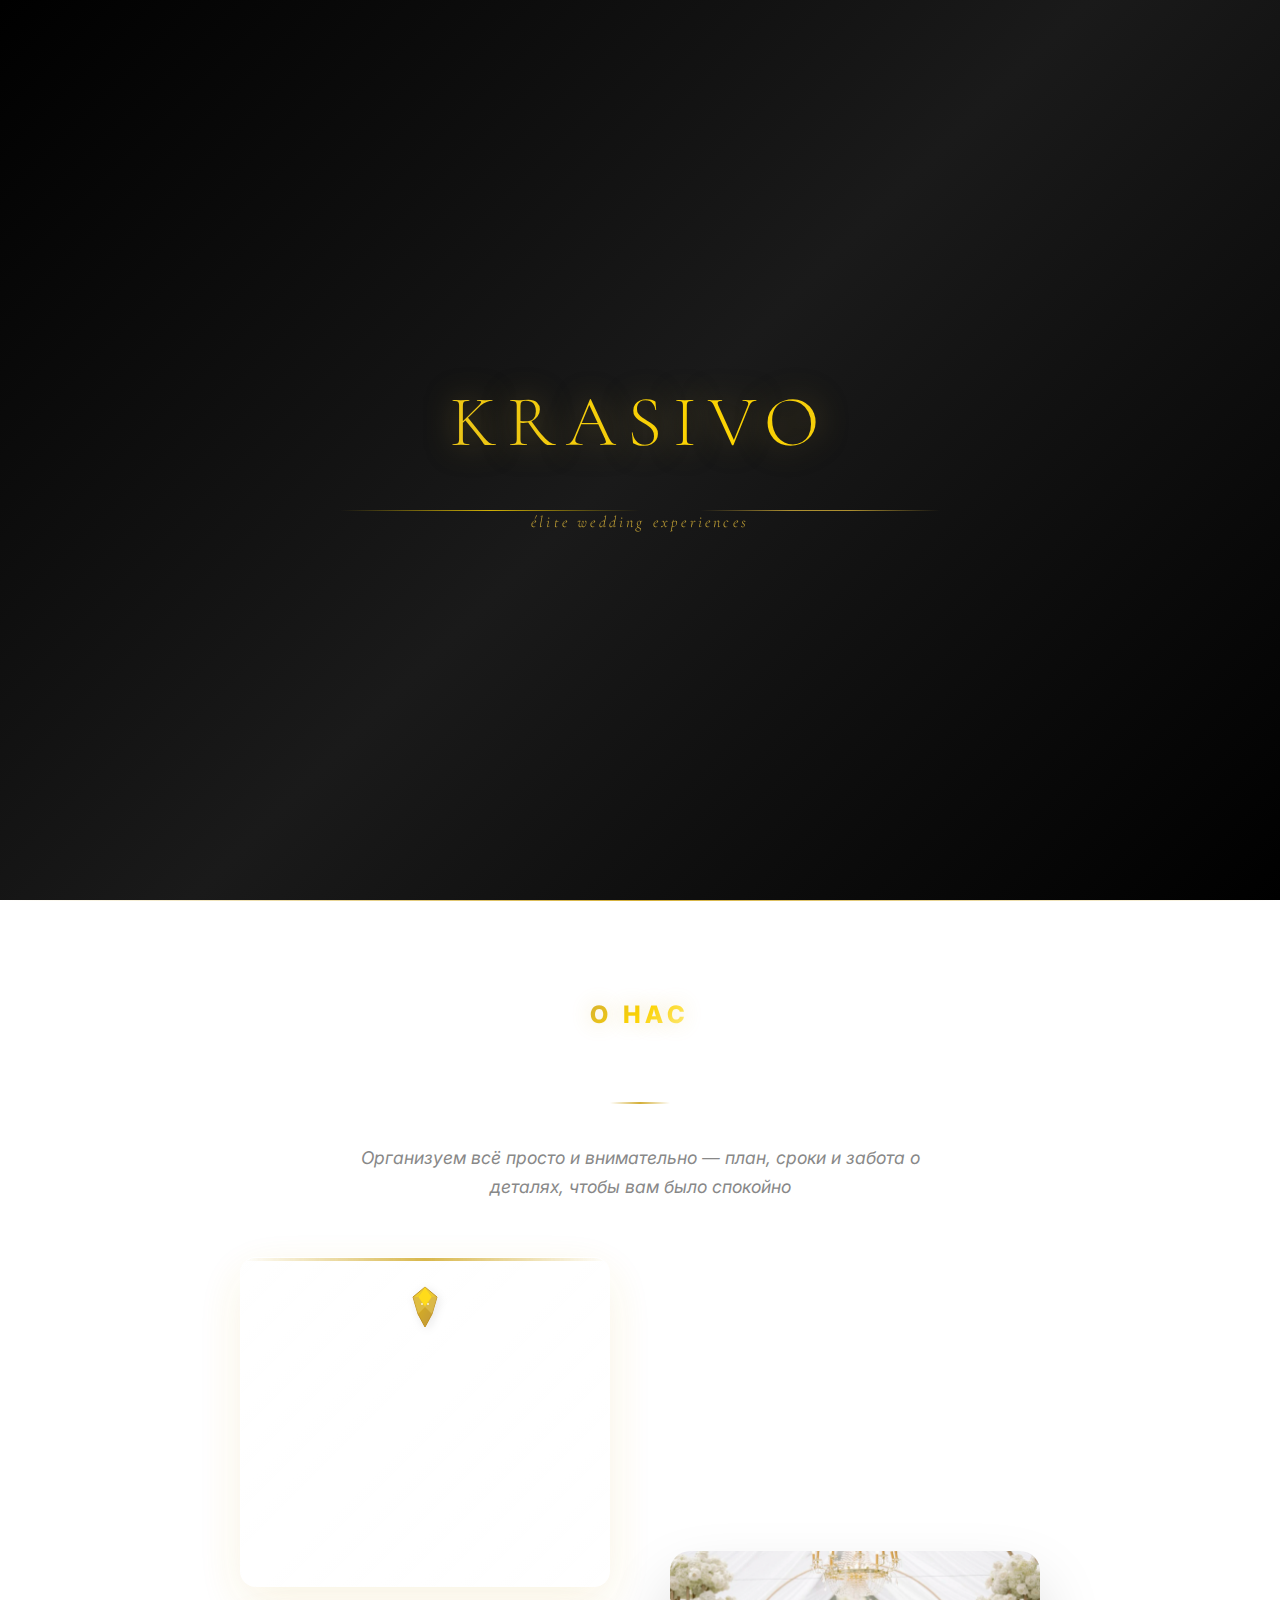
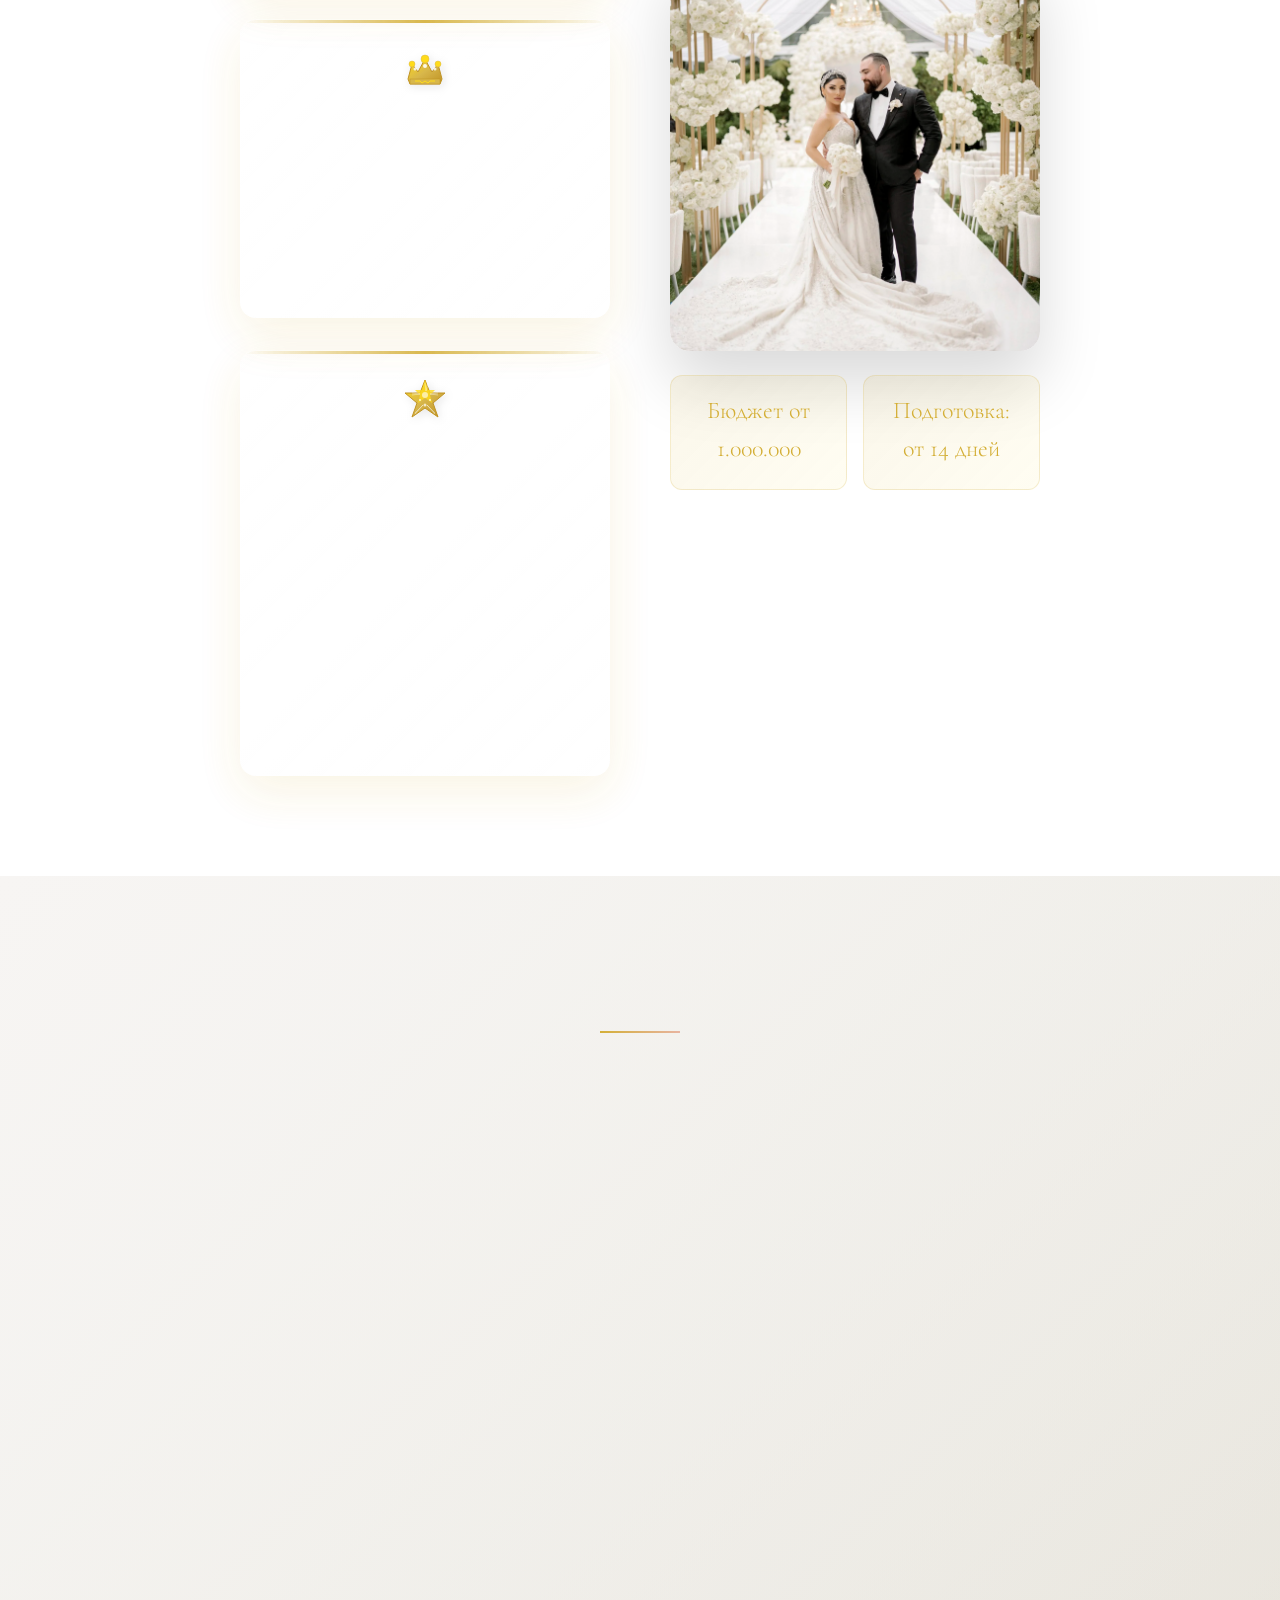
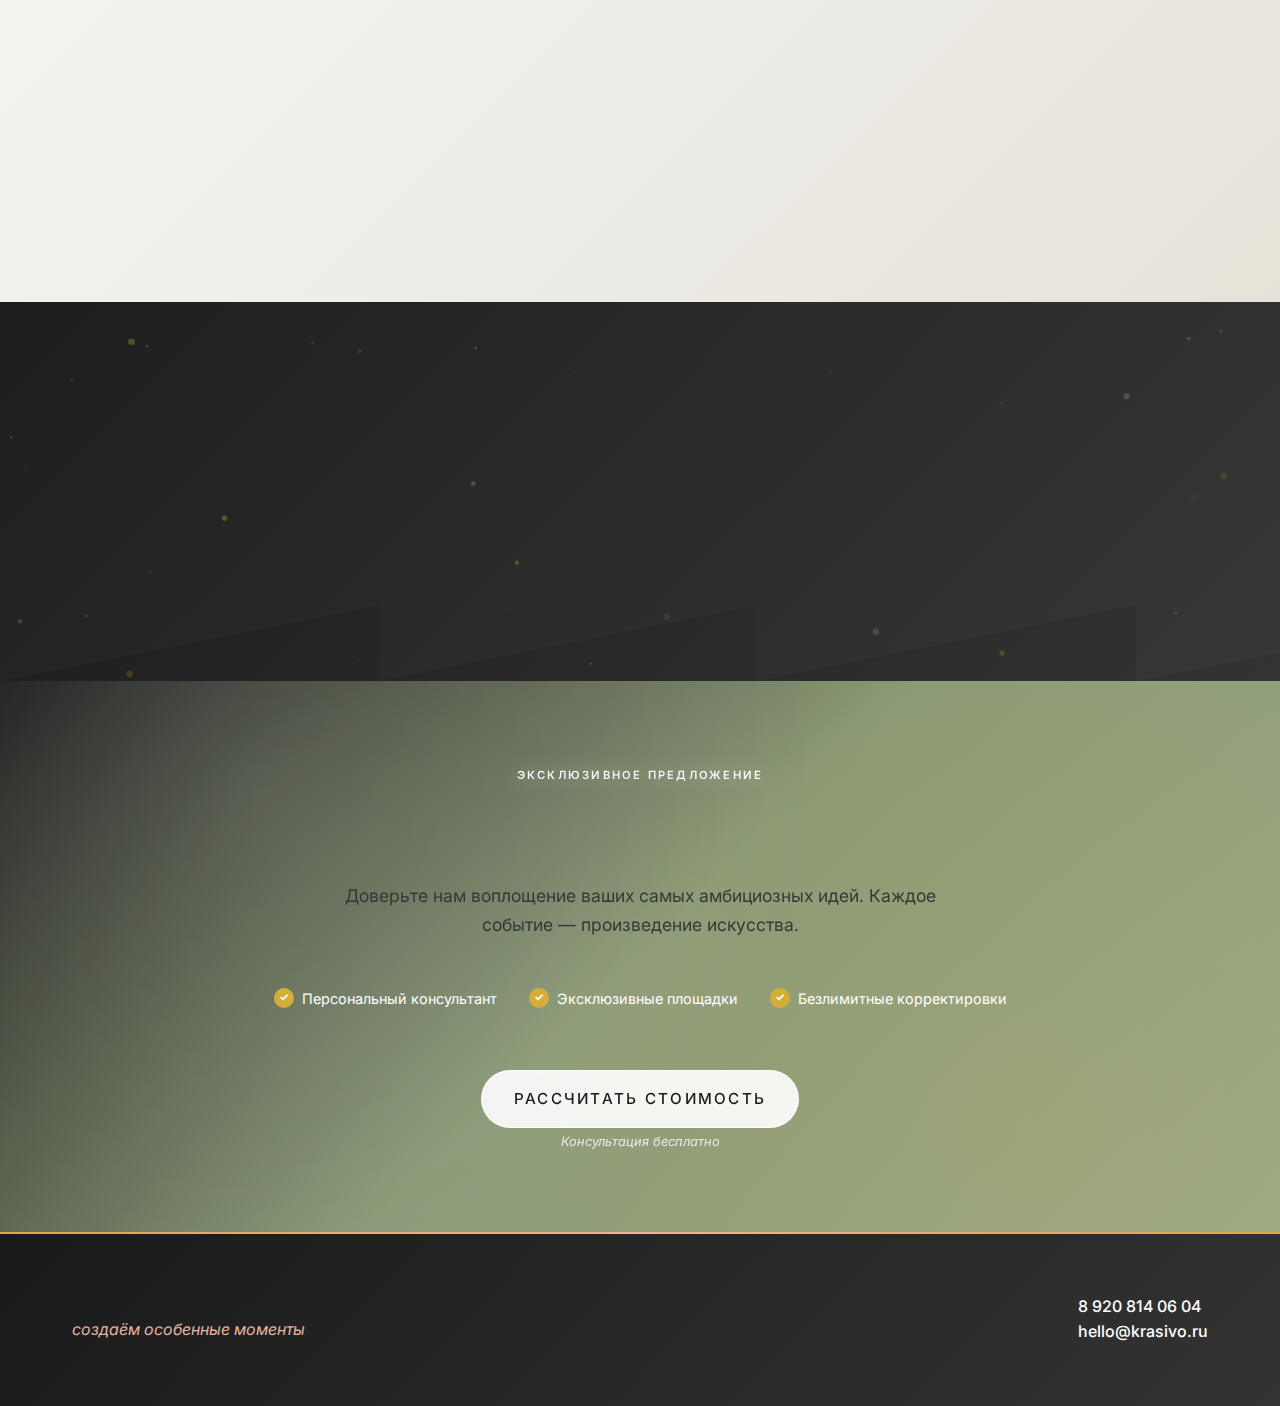
<file: index.html>
<!DOCTYPE html>
<html lang="ru">
<head>
    <meta charset="UTF-8">
    <meta name="viewport" content="width=device-width, initial-scale=1.0">
    <title>KRASIVO | Элитное свадебное агентство премиум-класса | Роскошные события для избранных</title>
    <meta name="description" content="Элитное свадебное агентство KRASIVO - создаем роскошные события для самых взыскательных клиентов. Эксклюзивные свадьбы, корпоративы, торжества. Безупречный сервис уровня Bulgari.">
    <meta name="keywords" content="элитное свадебное агентство, премиум свадьбы, роскошные торжества, организация VIP событий, эксклюзивные мероприятия Москва, luxury wedding planner">
    <meta property="og:title" content="KRASIVO - Элитное свадебное агентство премиум-класса">
    <meta property="og:description" content="Создаем роскошные события для самых взыскательных клиентов. Безупречный сервис, эксклюзивный подход.">
    <meta property="og:type" content="website">
    <link rel="stylesheet" href="styles.css">
    <link rel="stylesheet" href="animations.css">
    <link rel="stylesheet" href="luxury-design.css">
    <link rel="preconnect" href="https://fonts.googleapis.com">
    <link rel="preconnect" href="https://fonts.gstatic.com" crossorigin>
    <link href="https://fonts.googleapis.com/css2?family=Cormorant+Garamond:wght@300;400;500;600;700&family=Inter:wght@300;400;500;600&display=swap" rel="stylesheet">

    <style>
        /* ELITE LUXURY PRELOADER - уровня Cartier/Chanel */
        #luxuryPreloader {
            position: fixed !important;
            top: 0 !important;
            left: 0 !important;
            width: 100vw !important;
            height: 100vh !important;
            background: linear-gradient(135deg, #000000 0%, #1a1a1a 50%, #000000 100%) !important;
            z-index: 999999 !important;
            display: flex !important;
            align-items: center !important;
            justify-content: center !important;
            opacity: 1 !important;
            transition: opacity 1.5s cubic-bezier(0.23, 1, 0.32, 1) !important;
        }
        
        #luxuryPreloader.luxury-fade-out {
            opacity: 0 !important;
            pointer-events: none !important;
        }
        
        .luxury-content {
            text-align: center !important;
            position: relative !important;
        }
        
        .luxury-logo {
            font-family: 'Cormorant Garamond', serif !important;
            font-size: 4.5rem !important;
            font-weight: 300 !important;
            color: #d4af37 !important;
            letter-spacing: 0.15em !important;
            margin-bottom: 30px !important;
            background: linear-gradient(45deg, #d4af37, #ffd700, #d4af37, #b8860b) !important;
            background-size: 400% 400% !important;
            background-clip: text !important;
            -webkit-background-clip: text !important;
            -webkit-text-fill-color: transparent !important;
            text-shadow: 0 0 30px rgba(212, 175, 55, 0.5) !important;
            animation: luxuryShimmer 3s ease-in-out infinite, luxuryFloat 4s ease-in-out infinite !important;
        }
        
        .luxury-line {
            width: 300px !important;
            height: 1px !important;
            background: linear-gradient(90deg, transparent 20%, #d4af37 50%, #d4af37 70%, transparent) !important;
            margin: 0 0 25px 0 !important;
            position: absolute !important;
            opacity: 0.8 !important;
            display: block !important;
            left: 50% !important;
            transform: translateX(0%) !important;
        }
        
        .luxury-line::before {
            content: '' !important;
            position: absolute !important;
            top: 0 !important;
            left: -100% !important;
            width: 100% !important;
            height: 100% !important;
            background: linear-gradient(90deg, transparent, #ffd700, transparent) !important;
            animation: luxurySlide 2s ease-in-out infinite !important;
        }
        
        .luxury-text {
            color: #d4af37 !important;
            font-family: 'Cormorant Garamond', serif !important;
            font-style: italic !important;
            font-size: 1rem !important;
            font-weight: 300 !important;
            letter-spacing: 0.2em !important;
            opacity: 0.9 !important;
            text-transform: lowercase !important;
            animation: luxuryPulse 2.5s ease-in-out infinite !important;
        }
        
        @keyframes luxuryShimmer {
            0%, 100% { background-position: 0% 50%; }
            50% { background-position: 100% 50%; }
        }
        
        @keyframes luxuryFloat {
            0%, 100% { transform: translateY(0px) scale(1); }
            50% { transform: translateY(-8px) scale(1.02); }
        }
        
        @keyframes luxurySlide {
            0% { left: -100%; opacity: 0; }
            50% { opacity: 1; }
            100% { left: 100%; opacity: 0; }
        }
        
        @keyframes luxuryPulse {
            0%, 100% { opacity: 0.7; }
            50% { opacity: 1; }
        }
    </style>
</head>
<body>
    <!-- ELITE LUXURY PRELOADER -->
    <div id="luxuryPreloader">
        <div class="luxury-content">
            <div class="luxury-logo">KRASIVO</div>
            <div class="luxury-line"></div>
            <div class="luxury-text">élite wedding experiences</div>
        </div>
    </div>


    <header class="header">
        <nav class="nav">
            <div class="nav-brand">
                <h1 class="logo">KRASIVO</h1>
            </div>
            <ul class="nav-menu">
                <li><a href="index.html">Главная</a></li>
                <li><a href="team.html">Команда</a></li>
                <li><a href="services.html">Услуги</a></li>
                <li><a href="reviews.html">Отзывы</a></li>
                <li><a href="calculator.html">Калькулятор</a></li>
            </ul>
            <div class="nav-toggle">
                <span></span>
                <span></span>
                <span></span>
            </div>
        </nav>
    </header>

    <main>
        <!-- Hero Section -->
        <section class="hero">
            <div class="hero-content hero-content-centered">
                <div class="hero-text">
                    <h1 class="hero-title">KRASIVO</h1>
                    <p class="hero-subtitle">Любовь — это красиво</p>
                    <p class="hero-description">Наши мероприятия — это гимн искусству и эстетике, где каждая деталь становится частью прекрасного. Программа продумана до мелочей, стиль нашей команды вдохновляет, общение наполняет сердца теплом, атмосфера окрыляет, а декор превращает пространство в произведение искусства. Ведь мы искренне любим своё дело, а вы дарите друг другу самое прекрасное чувство — любовь. А там, где царит любовь, всё неизбежно становится красивым.</p>
                    <div class="hero-stats">
                        <div class="stat">
                            <span class="stat-number">500+</span>
                            <span class="stat-label">Роскошных событий</span>
                        </div>
                        <div class="stat">
                            <span class="stat-number">15</span>
                            <span class="stat-label">Лет совершенства</span>
                        </div>
                        <div class="stat">
                            <span class="stat-number">100%</span>
                            <span class="stat-label">Довольных клиентов</span>
                        </div>
                    </div>
                    <div class="hero-buttons">
                        <a href="calculator.html" class="btn btn-luxury">Рассчитать стоимость</a>
                    </div>
                </div>
            </div>

            </div>
        </section>

        <!-- About Section -->
        <section id="about" class="about">
            <div class="container">
                <div class="section-header">
                    <span class="section-badge">О НАС</span>
                    <h2 class="section-title luxury-title">Надёжная команда для вашего события</h2>
                    <p class="section-subtitle">Организуем всё просто и внимательно — план, сроки и забота о деталях, чтобы вам было спокойно</p>
                </div>
                <div class="about-content luxury-grid">
                    <div class="about-text luxury-text">
                        <div class="luxury-feature">
                            <div class="feature-icon">
                                <svg width="50" height="50" viewBox="0 0 50 50" fill="none" xmlns="http://www.w3.org/2000/svg">
                                    <defs>
                                        <linearGradient id="exclusiveGrad" x1="0%" y1="0%" x2="100%" y2="100%">
                                            <stop offset="0%" style="stop-color:#d4af37;stop-opacity:1" />
                                            <stop offset="30%" style="stop-color:#ffd700;stop-opacity:1" />
                                            <stop offset="70%" style="stop-color:#d4af37;stop-opacity:1" />
                                            <stop offset="100%" style="stop-color:#b8860b;stop-opacity:1" />
                                        </linearGradient>
                                    </defs>
                                    <path d="M25 5L37 15L32 32L25 45L18 32L13 15L25 5Z" fill="url(#exclusiveGrad)" stroke="#b8860b" stroke-width="1"/>
                                    <path d="M25 5L32 15L25 25L18 15L25 5Z" fill="#ffd700" stroke="#d4af37" stroke-width="0.5"/>
                                    <path d="M13 15L18 15L25 25L18 32L13 15Z" fill="#d4af37" opacity="0.8"/>
                                    <path d="M37 15L32 15L25 25L32 32L37 15Z" fill="#d4af37" opacity="0.8"/>
                                    <path d="M18 32L25 25L32 32L25 45L18 32Z" fill="#b8860b" opacity="0.6"/>
                                    <circle cx="25" cy="18" r="2" fill="#ffd700"/>
                                    <circle cx="22" cy="22" r="1" fill="#ffffff" opacity="0.8"/>
                                    <circle cx="28" cy="22" r="1" fill="#ffffff" opacity="0.8"/>
                                </svg>
                            </div>
                            <h3>Эксклюзивность</h3>
                            <p>Каждое событие уникально, как драгоценный камень. Мы создаем торжества, которые невозможно повторить.</p>
                        </div>
                        
                        <div class="luxury-feature">
                            <div class="feature-icon">
                                <svg width="50" height="50" viewBox="0 0 50 50" fill="none" xmlns="http://www.w3.org/2000/svg">
                                    <defs>
                                        <linearGradient id="crownGrad" x1="0%" y1="0%" x2="100%" y2="100%">
                                            <stop offset="0%" style="stop-color:#ffd700;stop-opacity:1" />
                                            <stop offset="50%" style="stop-color:#d4af37;stop-opacity:1" />
                                            <stop offset="100%" style="stop-color:#b8860b;stop-opacity:1" />
                                        </linearGradient>
                                    </defs>
                                    <path d="M8 35L12 20L18 28L25 15L32 28L38 20L42 35L40 40H10L8 35Z" fill="url(#crownGrad)" stroke="#b8860b" stroke-width="1"/>
                                    <circle cx="12" cy="20" r="3" fill="#ffd700" stroke="#d4af37" stroke-width="0.5"/>
                                    <circle cx="25" cy="15" r="4" fill="#ffd700" stroke="#d4af37" stroke-width="0.5"/>
                                    <circle cx="38" cy="20" r="3" fill="#ffd700" stroke="#d4af37" stroke-width="0.5"/>
                                    <rect x="10" y="35" width="30" height="5" fill="#d4af37" stroke="#b8860b" stroke-width="0.5"/>
                                    <circle cx="15" cy="25" r="1.5" fill="#ffffff" opacity="0.8"/>
                                    <circle cx="25" cy="22" r="2" fill="#ffffff" opacity="0.9"/>
                                    <circle cx="35" cy="25" r="1.5" fill="#ffffff" opacity="0.8"/>
                                    <path d="M15 37L20 37L22 39L25 37L28 39L30 37L35 37" stroke="#ffd700" stroke-width="1" fill="none"/>
                                </svg>
                            </div>
                            <h3>Безупречность</h3>
                            <p>Только лучшие материалы, проверенные годами партнеры и команда профессионалов.</p>
                        </div>
                        
                        <div class="luxury-feature">
                            <div class="feature-icon">
                                <svg width="50" height="50" viewBox="0 0 50 50" fill="none" xmlns="http://www.w3.org/2000/svg">
                                    <defs>
                                        <linearGradient id="starGrad" x1="0%" y1="0%" x2="100%" y2="100%">
                                            <stop offset="0%" style="stop-color:#ffd700;stop-opacity:1" />
                                            <stop offset="50%" style="stop-color:#d4af37;stop-opacity:1" />
                                            <stop offset="100%" style="stop-color:#b8860b;stop-opacity:1" />
                                        </linearGradient>
                                    </defs>
                                    <path d="M25 5L30 18L45 18L33 28L38 42L25 33L12 42L17 28L5 18L20 18L25 5Z" fill="url(#starGrad)" stroke="#b8860b" stroke-width="1"/>
                                    <path d="M25 5L28 15L35 15L30 20L32 28L25 23L18 28L20 20L15 15L22 15L25 5Z" fill="#ffd700" opacity="0.8"/>
                                    <circle cx="25" cy="20" r="3" fill="#ffffff" opacity="0.6"/>
                                    <circle cx="20" cy="25" r="1" fill="#ffffff" opacity="0.8"/>
                                    <circle cx="30" cy="25" r="1" fill="#ffffff" opacity="0.8"/>
                                    <circle cx="25" cy="30" r="1.5" fill="#ffffff" opacity="0.7"/>
                                    <path d="M25 8L26 16L28 8" stroke="#ffffff" stroke-width="0.5" opacity="0.8"/>
                                    <path d="M38 18L30 19L38 20" stroke="#ffffff" stroke-width="0.5" opacity="0.8"/>
                                    <path d="M35 38L27 30L35 39" stroke="#ffffff" stroke-width="0.5" opacity="0.8"/>
                                    <path d="M15 38L23 30L15 39" stroke="#ffffff" stroke-width="0.5" opacity="0.8"/>
                                    <path d="M12 18L20 19L12 20" stroke="#ffffff" stroke-width="0.5" opacity="0.8"/>
                                </svg>
                            </div>
                            <h3>Совершенство</h3>
                            <p>Красиво и дорого – это не про большой бюджет, а про умение грамотно распорядиться деньгами. Поэтому мы поможем избежать ненужных трат, предлагая наиболее рациональные решения.</p>
                        </div>
                    </div>
                    <div class="about-visual">
                        <div class="luxury-gallery">
                            <div class="gallery-item main">
                                <img src="images/1.jpg.webp" alt="Элитная свадебная церемония" style="width: 100%; height: 100%; object-fit: cover; border-radius: 16px; box-shadow: 0 20px 60px rgba(212, 175, 55, 0.3);">
                            </div>
                            <div class="gallery-stats">
                                <div class="luxury-stat">
                                    <span class="stat-value">Бюджет от 1.000.000</span>
                                    <span class="stat-desc"> </span>
                                </div>
                                <div class="luxury-stat">
                                    <span class="stat-value">Подготовка: от 14 дней</span>
                                    <span class="stat-desc"> </span>
                                </div>
                            </div>
                        </div>
                    </div>
                </div>
            </div>
        </section>

        <!-- Features Section -->
        <section class="features">
            <div class="container">
                <h2 class="section-title">Почему выбирают нас</h2>
                <div class="features-grid">
                    <div class="feature-card">
                        <div class="feature-icon">
                            <svg width="50" height="50" viewBox="0 0 50 50" fill="none" xmlns="http://www.w3.org/2000/svg">
                                <defs>
                                    <linearGradient id="sparkleGrad" x1="0%" y1="0%" x2="100%" y2="100%">
                                        <stop offset="0%" style="stop-color:#ffd700;stop-opacity:1" />
                                        <stop offset="50%" style="stop-color:#d4af37;stop-opacity:1" />
                                        <stop offset="100%" style="stop-color:#b8860b;stop-opacity:1" />
                                    </linearGradient>
                                </defs>
                                <path d="M25 8L27 20L35 18L28 25L40 30L28 35L35 42L27 30L25 42L23 30L15 42L22 35L10 30L22 25L15 18L23 20L25 8Z" fill="url(#sparkleGrad)" stroke="#b8860b" stroke-width="0.8"/>
                                <circle cx="25" cy="25" r="4" fill="#ffd700" opacity="0.8"/>
                                <path d="M25 15L26 22L30 21L27 25L33 28L27 31L30 35L26 28L25 35L24 28L20 35L23 31L17 28L23 25L20 21L24 22L25 15Z" fill="#ffffff" opacity="0.6"/>
                                <circle cx="12" cy="12" r="2" fill="#d4af37" opacity="0.7"/>
                                <path d="M12 8L13 12L16 11L13.5 13L17 15L13.5 17L16 19L13 17L12 21L11 17L8 19L10.5 17L7 15L10.5 13L8 11L11 12L12 8Z" fill="#d4af37" opacity="0.8"/>
                                <circle cx="38" cy="15" r="1.5" fill="#d4af37" opacity="0.6"/>
                                <path d="M38 12L38.5 15L41 14L39 16L42 18L39 20L41 22L38.5 20L38 23L37.5 20L35 22L37 20L34 18L37 16L35 14L37.5 15L38 12Z" fill="#d4af37" opacity="0.7"/>
                                <circle cx="15" cy="38" r="1.5" fill="#d4af37" opacity="0.6"/>
                                <circle cx="35" cy="35" r="1" fill="#d4af37" opacity="0.5"/>
                            </svg>
                        </div>
                        <h3>Индивидуальный подход</h3>
                        <p>Каждое мероприятие уникально, как и наши клиенты. Мы создаём события, которые отражают вашу личность.</p>
                    </div>
                    <div class="feature-card">
                        <div class="feature-icon">
                            <svg width="50" height="50" viewBox="0 0 50 50" fill="none" xmlns="http://www.w3.org/2000/svg">
                                <defs>
                                    <linearGradient id="qualityGrad" x1="0%" y1="0%" x2="100%" y2="100%">
                                        <stop offset="0%" style="stop-color:#d4af37;stop-opacity:1" />
                                        <stop offset="25%" style="stop-color:#ffd700;stop-opacity:1" />
                                        <stop offset="75%" style="stop-color:#d4af37;stop-opacity:1" />
                                        <stop offset="100%" style="stop-color:#b8860b;stop-opacity:1" />
                                    </linearGradient>
                                </defs>
                                <path d="M25 6L36 16L31 34L25 46L19 34L14 16L25 6Z" fill="url(#qualityGrad)" stroke="#b8860b" stroke-width="1"/>
                                <path d="M25 6L31 16L25 26L19 16L25 6Z" fill="#ffd700" stroke="#d4af37" stroke-width="0.5"/>
                                <path d="M14 16L19 16L25 26L19 34L14 16Z" fill="#d4af37" opacity="0.9"/>
                                <path d="M36 16L31 16L25 26L31 34L36 16Z" fill="#d4af37" opacity="0.9"/>
                                <path d="M19 34L25 26L31 34L25 46L19 34Z" fill="#b8860b" opacity="0.7"/>
                                <circle cx="25" cy="19" r="2.5" fill="#ffffff" opacity="0.9"/>
                                <circle cx="21" cy="23" r="1" fill="#ffffff" opacity="0.7"/>
                                <circle cx="29" cy="23" r="1" fill="#ffffff" opacity="0.7"/>
                                <circle cx="25" cy="28" r="1.5" fill="#ffffff" opacity="0.6"/>
                                <path d="M20 20L30 20" stroke="#ffffff" stroke-width="0.5" opacity="0.8"/>
                                <path d="M22 30L28 30" stroke="#ffffff" stroke-width="0.5" opacity="0.6"/>
                            </svg>
                        </div>
                        <h3>Безупречное качество</h3>
                        <p>Внимание к каждой детали и высочайшие стандарты. Работаем только с проверенными партнёрами.</p>
                    </div>
                    <div class="feature-card">
                        <div class="feature-icon">
                            <svg width="50" height="50" viewBox="0 0 50 50" fill="none" xmlns="http://www.w3.org/2000/svg">
                                <defs>
                                    <linearGradient id="handshakeGrad" x1="0%" y1="0%" x2="100%" y2="100%">
                                        <stop offset="0%" style="stop-color:#d4af37;stop-opacity:1" />
                                        <stop offset="50%" style="stop-color:#ffd700;stop-opacity:1" />
                                        <stop offset="100%" style="stop-color:#b8860b;stop-opacity:1" />
                                    </linearGradient>
                                </defs>
                                <path d="M8 28C8 24 10 22 12 22L18 22L20 20L22 22L28 22L30 20L32 22L38 22C40 22 42 24 42 28L42 32C42 34 40 36 38 36L32 36L30 34L28 36L22 36L20 34L18 36L12 36C10 36 8 34 8 32L8 28Z" fill="url(#handshakeGrad)" stroke="#b8860b" stroke-width="1"/>
                                <circle cx="16" cy="18" r="4" fill="#d4af37" stroke="#b8860b" stroke-width="0.5"/>
                                <circle cx="34" cy="18" r="4" fill="#d4af37" stroke="#b8860b" stroke-width="0.5"/>
                                <path d="M12 22L18 22L22 26L28 26L32 22L38 22" stroke="#ffd700" stroke-width="2" fill="none"/>
                                <path d="M20 24L22 26L28 26L30 24" stroke="#ffffff" stroke-width="1.5" opacity="0.8" fill="none"/>
                                <circle cx="25" cy="25" r="2" fill="#ffffff" opacity="0.6"/>
                                <path d="M10 30L14 30" stroke="#ffd700" stroke-width="1" opacity="0.8"/>
                                <path d="M36 30L40 30" stroke="#ffd700" stroke-width="1" opacity="0.8"/>
                                <circle cx="16" cy="16" r="1" fill="#ffffff" opacity="0.8"/>
                                <circle cx="34" cy="16" r="1" fill="#ffffff" opacity="0.8"/>
                            </svg>
                        </div>
                        <h3>Полное сопровождение</h3>
                        <p>От идеи до воплощения — мы с вами на каждом этапе. Координируем всё, чтобы вы наслаждались моментом.</p>
                    </div>
                    <div class="feature-card">
                        <div class="feature-icon">
                            <svg width="50" height="50" viewBox="0 0 50 50" fill="none" xmlns="http://www.w3.org/2000/svg">
                                <defs>
                                    <linearGradient id="targetGrad" x1="0%" y1="0%" x2="100%" y2="100%">
                                        <stop offset="0%" style="stop-color:#d4af37;stop-opacity:1" />
                                        <stop offset="50%" style="stop-color:#ffd700;stop-opacity:1" />
                                        <stop offset="100%" style="stop-color:#b8860b;stop-opacity:1" />
                                    </linearGradient>
                                </defs>
                                <circle cx="25" cy="25" r="20" fill="none" stroke="url(#targetGrad)" stroke-width="2"/>
                                <circle cx="25" cy="25" r="15" fill="none" stroke="url(#targetGrad)" stroke-width="1.5"/>
                                <circle cx="25" cy="25" r="10" fill="none" stroke="url(#targetGrad)" stroke-width="1.5"/>
                                <circle cx="25" cy="25" r="5" fill="url(#targetGrad)"/>
                                <circle cx="25" cy="25" r="2" fill="#ffffff" opacity="0.9"/>
                                <path d="M25 5L27 23L45 25L27 27L25 45L23 27L5 25L23 23L25 5Z" fill="#ffd700" opacity="0.6"/>
                                <circle cx="25" cy="25" r="1" fill="#ffd700"/>
                                <path d="M15 15L35 35" stroke="#ffd700" stroke-width="1" opacity="0.7"/>
                                <path d="M35 15L15 35" stroke="#ffd700" stroke-width="1" opacity="0.7"/>
                            </svg>
                        </div>
                        <h3>Эксклюзивность</h3>
                        <p>Уникальные концепции и нестандартные решения. Ваше мероприятие не будет похоже на другие.</p>
                    </div>
                    <div class="feature-card">
                        <div class="feature-icon">
                            <svg width="50" height="50" viewBox="0 0 50 50" fill="none" xmlns="http://www.w3.org/2000/svg">
                                <defs>
                                    <linearGradient id="timeGrad" x1="0%" y1="0%" x2="100%" y2="100%">
                                        <stop offset="0%" style="stop-color:#ffd700;stop-opacity:1" />
                                        <stop offset="50%" style="stop-color:#d4af37;stop-opacity:1" />
                                        <stop offset="100%" style="stop-color:#b8860b;stop-opacity:1" />
                                    </linearGradient>
                                </defs>
                                <circle cx="25" cy="25" r="18" fill="url(#timeGrad)" stroke="#b8860b" stroke-width="2"/>
                                <circle cx="25" cy="25" r="15" fill="none" stroke="#ffd700" stroke-width="0.5"/>
                                <circle cx="25" cy="25" r="1.5" fill="#b8860b"/>
                                <path d="M25 25L25 12" stroke="#b8860b" stroke-width="3" stroke-linecap="round"/>
                                <path d="M25 25L32 25" stroke="#b8860b" stroke-width="2" stroke-linecap="round"/>
                                <path d="M25 9L25 13" stroke="#ffd700" stroke-width="1.5"/>
                                <path d="M41 25L37 25" stroke="#ffd700" stroke-width="1.5"/>
                                <path d="M25 41L25 37" stroke="#ffd700" stroke-width="1.5"/>
                                <path d="M9 25L13 25" stroke="#ffd700" stroke-width="1.5"/>
                                <circle cx="25" cy="9" r="1.5" fill="#ffd700"/>
                                <circle cx="41" cy="25" r="1.5" fill="#ffd700"/>
                                <circle cx="25" cy="41" r="1.5" fill="#ffd700"/>
                                <circle cx="9" cy="25" r="1.5" fill="#ffd700"/>
                                <path d="M32 18L36 14" stroke="#d4af37" stroke-width="1"/>
                                <path d="M36 36L32 32" stroke="#d4af37" stroke-width="1"/>
                                <path d="M18 32L14 36" stroke="#d4af37" stroke-width="1"/>
                                <path d="M14 14L18 18" stroke="#d4af37" stroke-width="1"/>
                            </svg>
                        </div>
                        <h3>Пунктуальность</h3>
                        <p>Ценим ваше время и соблюдаем все сроки. Никаких задержек и неожиданностей в день события.</p>
                    </div>
                    <div class="feature-card">
                        <div class="feature-icon">
                            <svg width="50" height="50" viewBox="0 0 50 50" fill="none" xmlns="http://www.w3.org/2000/svg">
                                <defs>
                                    <linearGradient id="dreamGrad" x1="0%" y1="0%" x2="100%" y2="100%">
                                        <stop offset="0%" style="stop-color:#ffd700;stop-opacity:1" />
                                        <stop offset="30%" style="stop-color:#d4af37;stop-opacity:1" />
                                        <stop offset="70%" style="stop-color:#ffd700;stop-opacity:1" />
                                        <stop offset="100%" style="stop-color:#b8860b;stop-opacity:1" />
                                    </linearGradient>
                                </defs>
                                <path d="M25 3L31 16L46 16L35 26L41 41L25 33L9 41L15 26L4 16L19 16L25 3Z" fill="url(#dreamGrad)" stroke="#b8860b" stroke-width="1.5"/>
                                <path d="M25 8L29 18L38 18L31 24L34 34L25 29L16 34L19 24L12 18L21 18L25 8Z" fill="#ffffff" opacity="0.7"/>
                                <circle cx="25" cy="22" r="4" fill="#ffd700" opacity="0.8"/>
                                <circle cx="20" cy="27" r="1.5" fill="#ffffff" opacity="0.9"/>
                                <circle cx="30" cy="27" r="1.5" fill="#ffffff" opacity="0.9"/>
                                <circle cx="25" cy="32" r="2" fill="#ffffff" opacity="0.8"/>
                                <path d="M25 5L26 14L29 6" stroke="#ffffff" stroke-width="0.8" opacity="0.9"/>
                                <path d="M42 16L33 17L42 18" stroke="#ffffff" stroke-width="0.8" opacity="0.9"/>
                                <path d="M38 38L30 31L38 39" stroke="#ffffff" stroke-width="0.8" opacity="0.9"/>
                                <path d="M12 38L20 31L12 39" stroke="#ffffff" stroke-width="0.8" opacity="0.9"/>
                                <path d="M8 16L17 17L8 18" stroke="#ffffff" stroke-width="0.8" opacity="0.9"/>
                                <circle cx="15" cy="15" r="1" fill="#d4af37" opacity="0.6"/>
                                <circle cx="35" cy="15" r="1" fill="#d4af37" opacity="0.6"/>
                                <circle cx="35" cy="35" r="1" fill="#d4af37" opacity="0.6"/>
                                <circle cx="15" cy="35" r="1" fill="#d4af37" opacity="0.6"/>
                            </svg>
                        </div>
                        <h3>Результат мечты</h3>
                        <p>Превосходим ожидания клиентов. 98% рекомендуют нас своим друзьям и возвращаются снова.</p>
                    </div>
                </div>
            </div>
        </section>

        <!-- Stats Section -->
        <section class="stats">
            <div class="container">
                <div class="stats-grid">
                    <div class="stat-item">
                        <div class="stat-number" data-target="500">0</div>
                        <div class="stat-label">Проведённых мероприятий</div>
                    </div>
                    <div class="stat-item">
                        <div class="stat-number" data-target="8">0</div>
                        <div class="stat-label">Лет безупречной работы</div>
                    </div>
                    <div class="stat-item">
                        <div class="stat-number" data-target="98">0</div>
                        <div class="stat-label">% довольных клиентов</div>
                    </div>
                    <div class="stat-item">
                        <div class="stat-number" data-target="50">0</div>
                        <div class="stat-label">Надёжных партнёров</div>
                    </div>
                </div>
            </div>
        </section>

        <!-- CTA Section -->
        <section class="cta luxury-cta">
            <div class="container">
                <div class="cta-content">
                    <div class="cta-badge">ЭКСКЛЮЗИВНОЕ ПРЕДЛОЖЕНИЕ</div>
                    <h2 class="cta-title">Готовы создать шедевр?</h2>
                    <p class="cta-description">Доверьте нам воплощение ваших самых амбициозных идей. Каждое событие — произведение искусства.</p>
                    <div class="cta-features">
                        <div class="cta-feature">
                            <span class="feature-check">✓</span>
                            <span>Персональный консультант</span>
                        </div>
                        <div class="cta-feature">
                            <span class="feature-check">✓</span>
                            <span>Эксклюзивные площадки</span>
                        </div>
                        <div class="cta-feature">
                            <span class="feature-check">✓</span>
                            <span>Безлимитные корректировки</span>
                        </div>
                    </div>
                    <div class="cta-buttons">
                        <a href="calculator.html" class="btn btn-luxury-cta">Рассчитать стоимость</a>
                        <div class="cta-note">Консультация бесплатно</div>
                    </div>
                </div>
            </div>
        </section>
    </main>

    <footer class="footer">
        <div class="container">
            <div class="footer-content">
                <div class="footer-brand">
                    <h3>KRASIVO</h3>
                    <p>создаём особенные моменты</p>
                </div>
                <div class="footer-contact">
                    <p>8 920 814 06 04</p>
                    <p>hello@krasivo.ru</p>
                </div>
            </div>
        </div>
    </footer>

    <!-- WhatsApp Float Button -->
    <a href="https://wa.me/79208140604" target="_blank" class="whatsapp-float" id="whatsappFloat">
        <svg width="36" height="36" viewBox="0 0 36 36" fill="none" xmlns="http://www.w3.org/2000/svg">
            <path d="M18 2C9.717 2 3 8.717 3 17c0 2.518.64 4.888 1.764 6.956L3.2 30.8c-.25.75.4 1.45 1.15 1.2l6.844-1.564C13.112 31.36 15.482 32 18 32c8.283 0 15-6.717 15-15S26.283 2 18 2zm6.975 20.325c-.45 1.2-2.25 2.175-3.75 2.4-1.05.15-2.4.225-5.475-1.125-3.975-1.725-6.75-6-6.975-6.3-.225-.3-1.8-2.4-1.8-4.575s1.125-3.225 1.575-3.675c.45-.45 1.05-.675 1.35-.675s.6 0 .825.075c.3.075.675-.075 1.05.75.375.825 1.275 2.925 1.425 3.15.15.225.225.525.075.825-.15.3-.225.525-.45.825-.225.3-.45.525-.675.825-.225.3-.45.6-.15 1.125.3.525 1.35 2.175 2.925 3.525 2.025 1.725 3.675 2.25 4.2 2.475.525.225.825.15 1.125-.15.3-.3 1.275-1.5 1.575-2.025.3-.525.6-.45 1.05-.3.45.15 2.85 1.35 3.375 1.575.525.225.875.375 1.05.6.15.225.15 1.275-.225 2.625z" fill="white" stroke="rgba(255,255,255,0.3)" stroke-width="0.5"/>
        </svg>
        <div class="whatsapp-tooltip">WhatsApp</div>
    </a>

    <script src="script.js"></script>
    <script src="particles.js"></script>
</body>
</html>
</html>
</file>
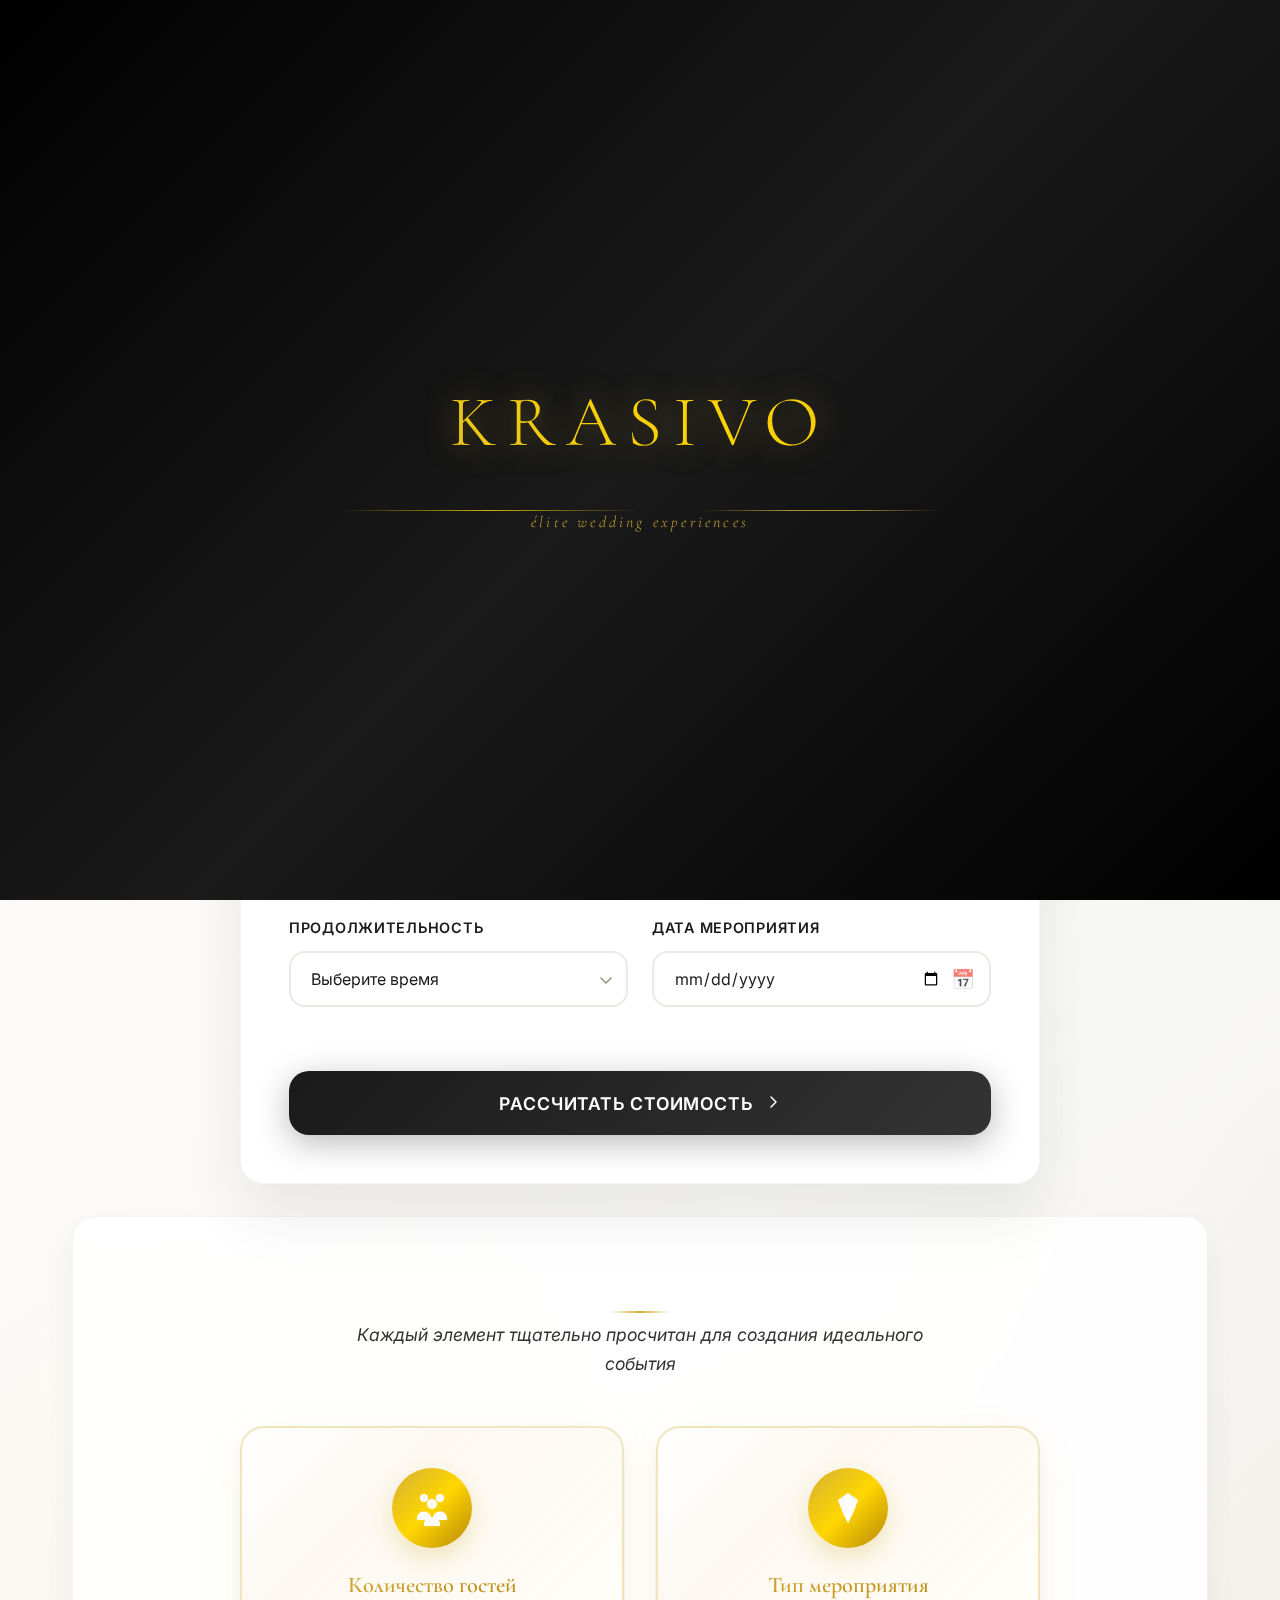
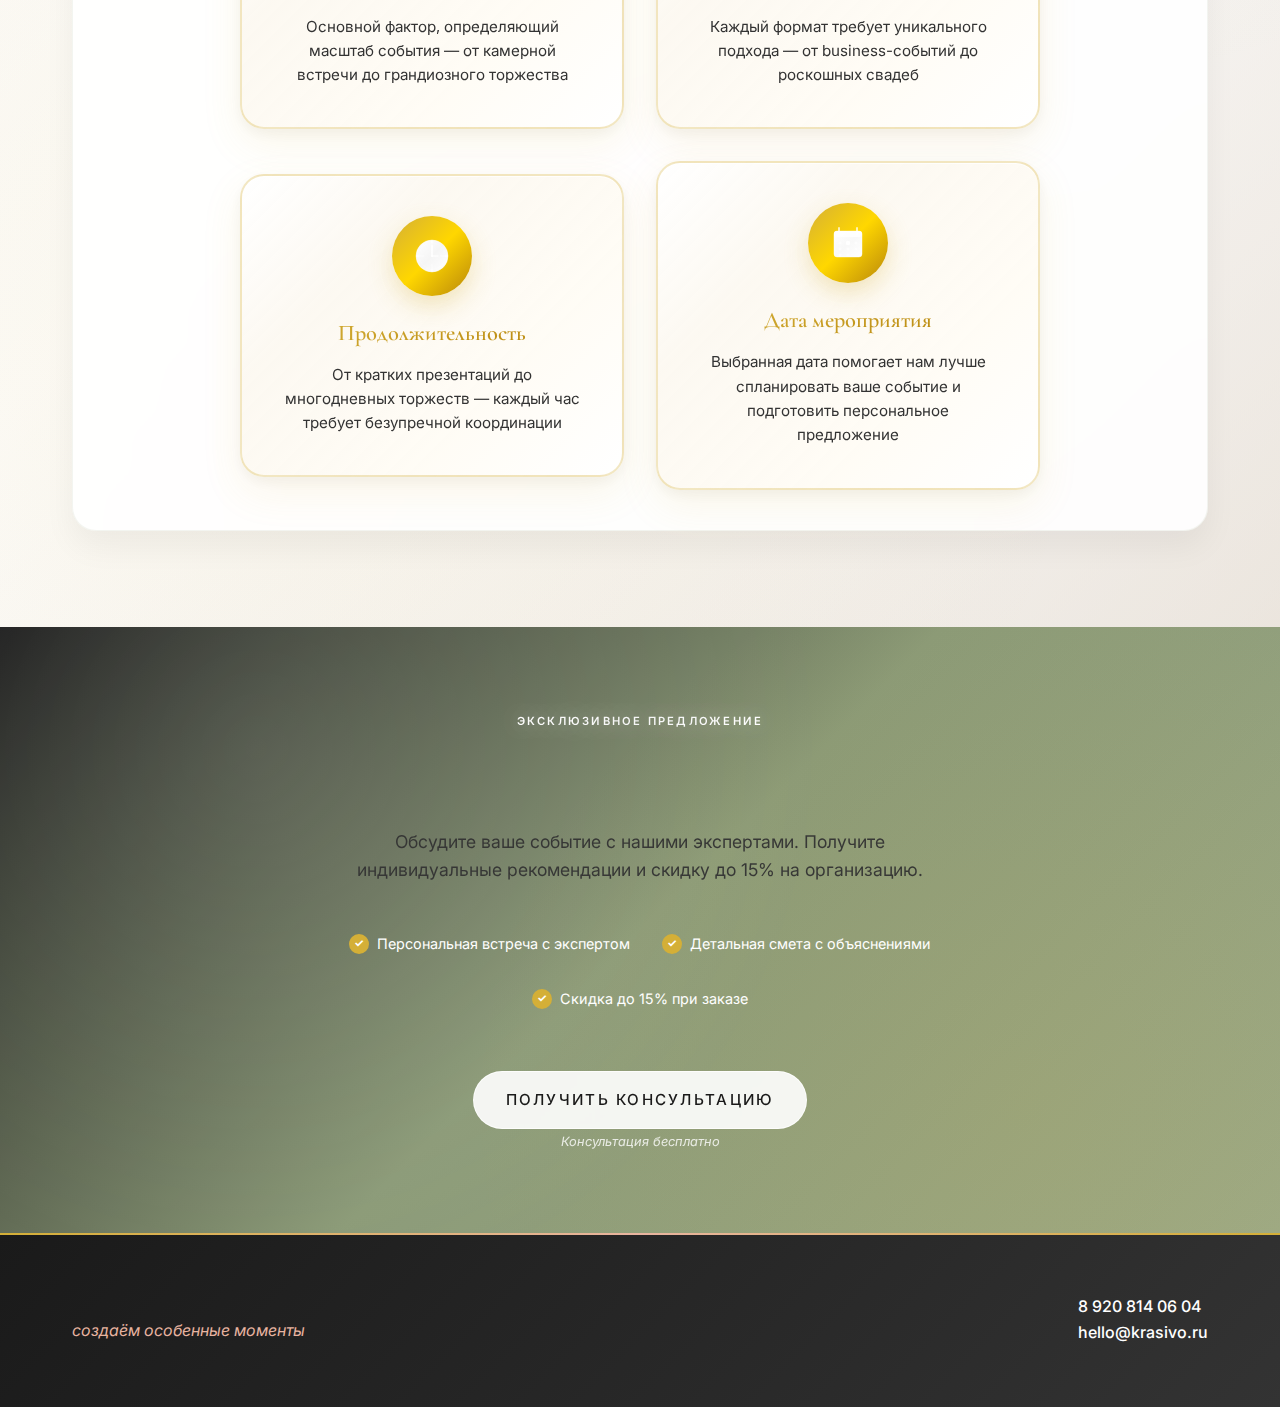
<file: calculator.html>
<!DOCTYPE html>
<html lang="ru">
<head>
    <meta charset="UTF-8">
    <meta name="viewport" content="width=device-width, initial-scale=1.0">
    <title>Роскошный калькулятор событий | KRASIVO | Премиум расчет стоимости | Эксклюзивное планирование мероприятий</title>
    <meta name="description" content="Прозрачный калькулятор стоимости премиум мероприятий KRASIVO. Точный расчет: аренда зала (70,000₽) + меню (5,500₽/чел) + сборы. Без скрытых платежей.">
    <meta name="keywords" content="калькулятор стоимости мероприятий, расчет цены свадьбы, аренда зала москва, меню на мероприятие, luxury event calculator, организация событий стоимость">
    <link rel="stylesheet" href="styles.css">
    <link rel="stylesheet" href="animations.css">
    <link rel="stylesheet" href="luxury-design.css">
    <link rel="stylesheet" href="select-enhancement.css">
    <link rel="stylesheet" href="modern-calculator.css">
    <link rel="preconnect" href="https://fonts.googleapis.com">
    <link rel="preconnect" href="https://fonts.gstatic.com" crossorigin>
    <link href="https://fonts.googleapis.com/css2?family=Cormorant+Garamond:wght@300;400;500;600;700&family=Inter:wght@300;400;500;600&display=swap" rel="stylesheet">

    <style>
        /* ELITE LUXURY PRELOADER - уровня Cartier/Chanel */
        #luxuryPreloader {
            position: fixed !important;
            top: 0 !important;
            left: 0 !important;
            width: 100vw !important;
            height: 100vh !important;
            background: linear-gradient(135deg, #000000 0%, #1a1a1a 50%, #000000 100%) !important;
            z-index: 999999 !important;
            display: flex !important;
            align-items: center !important;
            justify-content: center !important;
            opacity: 1 !important;
            transition: opacity 1.5s cubic-bezier(0.23, 1, 0.32, 1) !important;
        }
        
        #luxuryPreloader.luxury-fade-out {
            opacity: 0 !important;
            pointer-events: none !important;
        }
        
        .luxury-content {
            text-align: center !important;
            position: relative !important;
        }
        
        .luxury-logo {
            font-family: 'Cormorant Garamond', serif !important;
            font-size: 4.5rem !important;
            font-weight: 300 !important;
            color: #d4af37 !important;
            letter-spacing: 0.15em !important;
            margin-bottom: 30px !important;
            background: linear-gradient(45deg, #d4af37, #ffd700, #d4af37, #b8860b) !important;
            background-size: 400% 400% !important;
            background-clip: text !important;
            -webkit-background-clip: text !important;
            -webkit-text-fill-color: transparent !important;
            text-shadow: 0 0 30px rgba(212, 175, 55, 0.5) !important;
            animation: luxuryShimmer 3s ease-in-out infinite, luxuryFloat 4s ease-in-out infinite !important;
        }
        
        .luxury-line {
            width: 300px !important;
            height: 1px !important;
            background: linear-gradient(90deg, transparent 20%, #d4af37 50%, #d4af37 70%, transparent) !important;
            margin: 0 0 25px 0 !important;
            position: absolute !important;
            opacity: 0.8 !important;
            display: block !important;
            left: 50% !important;
            transform: translateX(0%) !important;
        }
        
        .luxury-line::before {
            content: '' !important;
            position: absolute !important;
            top: 0 !important;
            left: -100% !important;
            width: 100% !important;
            height: 100% !important;
            background: linear-gradient(90deg, transparent, #ffd700, transparent) !important;
            animation: luxurySlide 2s ease-in-out infinite !important;
        }
        
        .luxury-text {
            color: #d4af37 !important;
            font-family: 'Cormorant Garamond', serif !important;
            font-style: italic !important;
            font-size: 1rem !important;
            font-weight: 300 !important;
            letter-spacing: 0.2em !important;
            opacity: 0.9 !important;
            text-transform: lowercase !important;
            animation: luxuryPulse 2.5s ease-in-out infinite !important;
        }
        
        @keyframes luxuryShimmer {
            0%, 100% { background-position: 0% 50%; }
            50% { background-position: 100% 50%; }
        }
        
        @keyframes luxuryFloat {
            0%, 100% { transform: translateY(0px) scale(1); }
            50% { transform: translateY(-8px) scale(1.02); }
        }
        
        @keyframes luxurySlide {
            0% { left: -100%; opacity: 0; }
            50% { opacity: 1; }
            100% { left: 100%; opacity: 0; }
        }
        
        @keyframes luxuryPulse {
            0%, 100% { opacity: 0.7; }
            50% { opacity: 1; }
        }

        /* Стили для hero description */
        .hero-description {
            max-width: 800px;
            margin: var(--spacing-lg) auto 0;
            text-align: center;
        }

        .hero-description p {
            font-size: 1.1rem;
            line-height: 1.8;
            color: var(--color-gray-dark);
        }

        /* LUXURY CARDS - РОСКОШНЫЕ КАРТОЧКИ */
        .luxury-card {
            position: relative;
            background: linear-gradient(135deg, 
                rgba(255, 255, 255, 0.95) 0%, 
                rgba(252, 248, 240, 0.9) 30%,
                rgba(255, 252, 245, 0.95) 70%,
                rgba(255, 255, 255, 0.95) 100%);
            border-radius: 24px;
            padding: 2.5rem;
            border: 2px solid rgba(212, 175, 55, 0.3);
            transition: all 0.5s cubic-bezier(0.25, 0.46, 0.45, 0.94);
            overflow: hidden;
            backdrop-filter: blur(15px);
            box-shadow: 
                0 15px 40px rgba(212, 175, 55, 0.1),
                0 5px 15px rgba(0, 0, 0, 0.05),
                inset 0 1px 0 rgba(255, 255, 255, 0.8);
        }

        .luxury-card::before {
            content: '';
            position: absolute;
            top: 0;
            left: 0;
            right: 0;
            bottom: 0;
            background: linear-gradient(135deg, 
                rgba(212, 175, 55, 0.08) 0%, 
                rgba(255, 215, 0, 0.05) 30%,
                transparent 50%,
                rgba(139, 154, 119, 0.05) 70%,
                rgba(212, 175, 55, 0.08) 100%);
            opacity: 0;
            transition: opacity 0.5s ease;
        }

        .luxury-card:hover {
            transform: translateY(-20px) scale(1.03);
            box-shadow: 
                0 30px 60px rgba(212, 175, 55, 0.2),
                0 15px 25px rgba(0, 0, 0, 0.1),
                inset 0 1px 0 rgba(255, 255, 255, 0.9);
            border-color: rgba(212, 175, 55, 0.6);
        }

        .luxury-card:hover::before {
            opacity: 1;
        }

        .card-icon {
            display: flex;
            align-items: center;
            justify-content: center;
            margin-bottom: 1.5rem;
        }

        .icon-wrapper {
            width: 80px;
            height: 80px;
            background: linear-gradient(135deg, #d4af37 0%, #ffd700 50%, #b8860b 100%);
            border-radius: 50%;
            display: flex;
            align-items: center;
            justify-content: center;
            font-size: 2rem;
            box-shadow: 0 10px 25px rgba(212, 175, 55, 0.3);
            transition: all 0.4s ease;
            position: relative;
            overflow: hidden;
        }

        .icon-wrapper::before {
            content: '';
            position: absolute;
            top: 0;
            left: -100%;
            width: 100%;
            height: 100%;
            background: linear-gradient(90deg, transparent, rgba(255, 255, 255, 0.4), transparent);
            transition: left 0.6s ease;
        }

        .luxury-card:hover .icon-wrapper {
            transform: scale(1.1) rotate(5deg);
            box-shadow: 0 15px 35px rgba(212, 175, 55, 0.4);
        }

        .luxury-card:hover .icon-wrapper::before {
            left: 100%;
        }

        .card-content h4 {
            color: var(--color-primary);
            font-family: var(--font-primary);
            font-size: 1.4rem;
            font-weight: 600;
            margin-bottom: 1rem;
            background: linear-gradient(135deg, #d4af37 0%, #b8860b 100%);
            -webkit-background-clip: text;
            -webkit-text-fill-color: transparent;
            background-clip: text;
        }

        .card-content p {
            color: var(--color-gray-dark);
            line-height: 1.6;
            font-size: 0.95rem;
        }

        .card-accent {
            position: absolute;
            bottom: 0;
            left: 0;
            right: 0;
            height: 4px;
            background: linear-gradient(90deg, #d4af37 0%, #ffd700 50%, #d4af37 100%);
            transform: scaleX(0);
            transform-origin: left;
            transition: transform 0.4s ease;
        }

        .luxury-card:hover .card-accent {
            transform: scaleX(1);
        }

        .info-grid.luxury-grid {
            display: grid;
            grid-template-columns: repeat(2, 1fr);
            gap: 2rem;
            margin-top: 3rem;
            max-width: 800px;
            margin-left: auto;
            margin-right: auto;
        }

        @media (max-width: 768px) {
            .info-grid.luxury-grid {
                grid-template-columns: 1fr;
            }
        }

        .section-header {
            text-align: center;
            margin-bottom: 2rem;
        }

        .section-badge {
            display: inline-block;
            background: linear-gradient(135deg, rgba(212, 175, 55, 0.1), rgba(139, 154, 119, 0.1));
            color: var(--color-gold);
            padding: 0.5rem 1.5rem;
            border-radius: 25px;
            font-size: 0.75rem;
            font-weight: 700;
            text-transform: uppercase;
            letter-spacing: 0.1em;
            border: 1px solid rgba(212, 175, 55, 0.3);
            margin-bottom: 1rem;
        }

        .section-title.luxury-title {
            font-size: 2.5rem;
            color: var(--color-primary);
            margin-bottom: 1rem;
        }

        .section-subtitle {
            font-size: 1.1rem;
            color: var(--color-gray-dark);
            max-width: 600px;
            margin: 0 auto;
            line-height: 1.6;
        }

        /* Hero Badge Styles */
        .hero-badge {
            display: inline-block;
            background: linear-gradient(135deg, 
                rgba(212, 175, 55, 0.15) 0%, 
                rgba(139, 154, 119, 0.15) 100%);
            color: var(--color-gold);
            padding: 0.6rem 1.8rem;
            border-radius: 30px;
            font-size: 0.75rem;
            font-weight: 700;
            text-transform: uppercase;
            letter-spacing: 0.15em;
            border: 2px solid rgba(212, 175, 55, 0.4);
            margin-bottom: 1.5rem;
            backdrop-filter: blur(10px);
            box-shadow: 0 8px 25px rgba(212, 175, 55, 0.2);
            animation: badgeGlow 3s ease-in-out infinite;
        }

        @keyframes badgeGlow {
            0%, 100% { 
                box-shadow: 0 8px 25px rgba(212, 175, 55, 0.2);
                border-color: rgba(212, 175, 55, 0.4);
            }
            50% { 
                box-shadow: 0 12px 35px rgba(212, 175, 55, 0.35);
                border-color: rgba(212, 175, 55, 0.6);
            }
        }

        /* CONTACT SELECTOR STYLES */
        .contact-selector {
            position: relative;
            margin-top: 1rem;
        }

        .btn-contact {
            background: linear-gradient(135deg, #d4af37 0%, #ffd700 50%, #d4af37 100%) !important;
            color: #000 !important;
            font-weight: 600 !important;
            border: 2px solid rgba(212, 175, 55, 0.3) !important;
            transition: all 0.3s ease !important;
        }

        .btn-contact:hover {
            background: linear-gradient(135deg, #ffd700 0%, #d4af37 50%, #ffd700 100%) !important;
            box-shadow: 0 10px 25px rgba(212, 175, 55, 0.3) !important;
            transform: translateY(-2px) !important;
            border-color: rgba(212, 175, 55, 0.6) !important;
        }

        .contact-options {
            position: absolute;
            top: 100%;
            left: 50%;
            transform: translateX(-50%);
            background: rgba(255, 255, 255, 0.95);
            backdrop-filter: blur(15px);
            border-radius: 16px;
            padding: 1rem;
            box-shadow: 0 20px 40px rgba(0, 0, 0, 0.1);
            border: 1px solid rgba(212, 175, 55, 0.2);
            min-width: 200px;
            z-index: 1000;
            margin-top: 0.5rem;
            animation: contactFadeIn 0.3s ease;
        }

        @keyframes contactFadeIn {
            from {
                opacity: 0;
                transform: translateX(-50%) translateY(-10px);
            }
            to {
                opacity: 1;
                transform: translateX(-50%) translateY(0);
            }
        }

        .contact-option {
            display: flex;
            align-items: center;
            padding: 0.75rem 1rem;
            margin-bottom: 0.5rem;
            border-radius: 12px;
            text-decoration: none;
            color: var(--color-primary);
            transition: all 0.3s ease;
            border: 1px solid transparent;
        }

        .contact-option:last-child {
            margin-bottom: 0;
        }

        .contact-option:hover {
            background: linear-gradient(135deg, rgba(212, 175, 55, 0.1), rgba(255, 215, 0, 0.1));
            border-color: rgba(212, 175, 55, 0.3);
            transform: translateX(5px);
            color: var(--color-primary);
        }

        .contact-option.whatsapp:hover {
            background: linear-gradient(135deg, rgba(37, 211, 102, 0.1), rgba(37, 211, 102, 0.05));
            border-color: rgba(37, 211, 102, 0.3);
        }

        .contact-option.telegram:hover {
            background: linear-gradient(135deg, rgba(0, 136, 204, 0.1), rgba(0, 136, 204, 0.05));
            border-color: rgba(0, 136, 204, 0.3);
        }

        .contact-option.phone:hover {
            background: linear-gradient(135deg, rgba(255, 87, 34, 0.1), rgba(255, 87, 34, 0.05));
            border-color: rgba(255, 87, 34, 0.3);
        }

        .contact-option.email:hover {
            background: linear-gradient(135deg, rgba(158, 158, 158, 0.1), rgba(158, 158, 158, 0.05));
            border-color: rgba(158, 158, 158, 0.3);
        }

        .contact-icon {
            font-size: 1.2rem;
            margin-right: 0.75rem;
            width: 24px;
            text-align: center;
        }

        .contact-option span {
            font-weight: 500;
            font-size: 0.95rem;
        }
    </style>
</head>
<body>
    <!-- ELITE LUXURY PRELOADER -->
    <div id="luxuryPreloader">
        <div class="luxury-content">
            <div class="luxury-logo">KRASIVO</div>
            <div class="luxury-line"></div>
            <div class="luxury-text">élite wedding experiences</div>
        </div>
    </div>

    <header class="header">
        <nav class="nav">
            <div class="nav-brand">
                <h1 class="logo">KRASIVO</h1>
            </div>
            <ul class="nav-menu">
                <li><a href="index.html">Главная</a></li>
                <li><a href="team.html">Команда</a></li>
                <li><a href="services.html">Услуги</a></li>
                <li><a href="reviews.html">Отзывы</a></li>
                <li><a href="calculator.html" class="active">Калькулятор</a></li>
            </ul>
            <div class="nav-toggle">
                <span></span>
                <span></span>
                <span></span>
            </div>
        </nav>
    </header>

    <main>
        <section class="page-hero">
            <div class="container">

                <h1 style="
                    font-size: 3.2rem !important;
                    font-weight: 300 !important;
                    font-family: 'Cormorant Garamond', serif !important;
                    color: #d4af37 !important;
                    margin: 2rem 0 1rem 0 !important;
                    text-align: center !important;
                    display: block !important;
                    visibility: visible !important;
                    opacity: 1 !important;
                    line-height: 1.1 !important;
                    word-break: break-word !important;
                ">КАЛЬКУЛЯТОР</h1>
                <p class="page-subtitle">Честный расчет стоимости без скрытых платежей</p>
                <div class="hero-description">
                    <p>Простой калькулятор учитывает основные статьи: аренда площадки, меню, сборы и сервис. Всё прозрачно и по делу — без лишних слов.</p>
                </div>
            </div>
        </section>

        <section class="calculator">
            <div class="container">
                <div class="calculator-content">
                    <div class="calculator-form-modern">
                        <div class="form-header">
                            <h3>Калькулятор стоимости</h3>
                            <p>Прозрачный расчет: аренда зала + меню + сборы</p>
                        </div>
                        
                        <form id="eventCalculator" class="modern-form">
                            <div class="form-row">
                                <div class="form-field">
                                    <label for="eventType">Тип мероприятия</label>
                                    <div class="select-wrapper">
                                        <select id="eventType" name="eventType" required>
                                            <option value="">Выберите тип</option>
                                            <option value="wedding">Свадьба</option>
                                            <option value="business">Бизнес-встреча</option>
                                            <option value="corporate">Корпоратив</option>
                                            <option value="birthday">День рождения</option>
                                        </select>
                                        <div class="select-icon">
                                            <svg width="12" height="8" viewBox="0 0 12 8" fill="none">
                                                <path d="M1 1L6 6L11 1" stroke="currentColor" stroke-width="1.5" stroke-linecap="round" stroke-linejoin="round"/>
                                            </svg>
                                        </div>
                                    </div>
                                </div>

                                <div class="form-field">
                                    <label for="guestsCount">Количество гостей</label>
                                    <div class="input-wrapper">
                                        <input type="number" id="guestsCount" name="guestsCount" min="1" max="1000" placeholder="50" required>
                                        <div class="input-icon">👥</div>
                                    </div>
                                </div>
                            </div>

                            <div class="form-row">
                                <div class="form-field">
                                    <label for="duration">Продолжительность</label>
                                    <div class="select-wrapper">
                                        <select id="duration" name="duration" required>
                                            <option value="">Выберите время</option>
                                            <option value="2">2-3 часа</option>
                                            <option value="4">4-6 часов</option>
                                            <option value="8">Полный день</option>
                                            <option value="24">Несколько дней</option>
                                        </select>
                                        <div class="select-icon">
                                            <svg width="12" height="8" viewBox="0 0 12 8" fill="none">
                                                <path d="M1 1L6 6L11 1" stroke="currentColor" stroke-width="1.5" stroke-linecap="round" stroke-linejoin="round"/>
                                            </svg>
                                        </div>
                                    </div>
                                </div>

                                <div class="form-field">
                                    <label for="eventDate">Дата мероприятия</label>
                                    <div class="input-wrapper">
                                        <input type="date" id="eventDate" name="eventDate" required>
                                        <div class="input-icon">📅</div>
                                    </div>
                                </div>
                            </div>

                            <div class="form-submit">
                                <button type="submit" class="btn-modern btn-calculate">
                                    <span>Рассчитать стоимость</span>
                                    <div class="btn-arrow">
                                        <svg width="16" height="16" viewBox="0 0 16 16" fill="none">
                                            <path d="M6 3L11 8L6 13" stroke="currentColor" stroke-width="1.5" stroke-linecap="round" stroke-linejoin="round"/>
                                        </svg>
                                    </div>
                                </button>
                            </div>
                        </form>
                    </div>

                    <div class="calculator-result-modern" id="calculatorResult" style="display: none;">
                        <div class="result-container">
                            <div class="result-header">
                                <div class="result-icon">
                                    <svg width="32" height="32" viewBox="0 0 32 32" fill="none">
                                        <circle cx="16" cy="16" r="15" stroke="currentColor" stroke-width="2"/>
                                        <path d="M12 16l3 3 6-6" stroke="currentColor" stroke-width="2" stroke-linecap="round" stroke-linejoin="round"/>
                                    </svg>
                                </div>
                                <h3>Предварительная стоимость</h3>
                                <p>Расчёт выполнен за 2.3 секунды</p>
                            </div>
                            
                            <div class="result-price-container">
                                <div class="result-price" id="resultPrice">0 ₽</div>
                                <div class="price-badge">Включая НДС</div>
                            </div>
                            
                            <div class="result-breakdown" id="resultDetails"></div>
                            
                            <div class="result-note">
                                <div class="note-icon">💡</div>
                                <div class="note-text">
                                    <strong>Обратите внимание:</strong> это предварительная оценка. Итоговая стоимость может варьироваться в зависимости от ваших конкретных пожеланий и выбранных услуг.
                                </div>
                            </div>
                            
                            <div class="result-actions">
                                <button class="btn-modern btn-primary-modern" onclick="openConsultationModal()">
                                    <span>Заказать консультацию</span>
                                    <div class="btn-arrow">
                                        <svg width="16" height="16" viewBox="0 0 16 16" fill="none">
                                            <path d="M3 8h10M9 4l4 4-4 4" stroke="currentColor" stroke-width="1.5" stroke-linecap="round" stroke-linejoin="round"/>
                                        </svg>
                                    </div>
                                </button>
                                <button class="btn-modern btn-secondary-modern" onclick="resetCalculator()">
                                    <span>Рассчитать заново</span>
                                    <div class="btn-arrow">
                                        <svg width="16" height="16" viewBox="0 0 16 16" fill="none">
                                            <path d="M1 4v6a8 8 0 0 0 8 8h0a8 8 0 0 0 8-8V4M5 1l4 4 4-4" stroke="currentColor" stroke-width="1.5" stroke-linecap="round" stroke-linejoin="round"/>
                                        </svg>
                                    </div>
                                </button>

                            </div>
                        </div>
                    </div>
                </div>

                <div class="calculator-info">
                    <div class="section-header">
                        <h3 class="section-title luxury-title">Что влияет на стоимость?</h3>
                        <p class="section-subtitle">Каждый элемент тщательно просчитан для создания идеального события</p>
                    </div>
                    <div class="info-grid luxury-grid">
                        <div class="info-item luxury-card">
                            <div class="card-icon">
                                <div class="icon-wrapper">
                                    <svg width="40" height="40" viewBox="0 0 40 40" fill="none" xmlns="http://www.w3.org/2000/svg">
                                        <defs>
                                            <linearGradient id="guestsGrad" x1="0%" y1="0%" x2="100%" y2="100%">
                                                <stop offset="0%" style="stop-color:#ffffff;stop-opacity:1" />
                                                <stop offset="50%" style="stop-color:#f9f9f9;stop-opacity:1" />
                                                <stop offset="100%" style="stop-color:#ffffff;stop-opacity:1" />
                                            </linearGradient>
                                        </defs>
                                        <circle cx="12" cy="10" r="4" fill="url(#guestsGrad)" stroke="rgba(255,255,255,0.3)" stroke-width="0.5"/>
                                        <circle cx="28" cy="10" r="4" fill="url(#guestsGrad)" stroke="rgba(255,255,255,0.3)" stroke-width="0.5"/>
                                        <circle cx="20" cy="16" r="5" fill="url(#guestsGrad)" stroke="rgba(255,255,255,0.3)" stroke-width="0.5"/>
                                        <path d="M5 30c0-3.5 3-6.5 7-6.5s7 3 7 6.5v2H5v-2z" fill="url(#guestsGrad)" stroke="rgba(255,255,255,0.3)" stroke-width="0.5"/>
                                        <path d="M21 30c0-3.5 3-6.5 7-6.5s7 3 7 6.5v2H21v-2z" fill="url(#guestsGrad)" stroke="rgba(255,255,255,0.3)" stroke-width="0.5"/>
                                        <path d="M12 36c0-4 4-7 8-7s8 3 8 7v2H12v-2z" fill="url(#guestsGrad)" stroke="rgba(255,255,255,0.3)" stroke-width="0.5"/>
                                    </svg>
                                </div>
                            </div>
                            <div class="card-content">
                                <h4>Количество гостей</h4>
                                <p>Основной фактор, определяющий масштаб события — от камерной встречи до грандиозного торжества</p>
                            </div>
                            <div class="card-accent"></div>
                        </div>
                        <div class="info-item luxury-card">
                            <div class="card-icon">
                                <div class="icon-wrapper">
                                    <svg width="40" height="40" viewBox="0 0 40 40" fill="none" xmlns="http://www.w3.org/2000/svg">
                                        <defs>
                                            <linearGradient id="diamondGrad" x1="0%" y1="0%" x2="100%" y2="100%">
                                                <stop offset="0%" style="stop-color:#ffffff;stop-opacity:1" />
                                                <stop offset="30%" style="stop-color:#f0f0f0;stop-opacity:1" />
                                                <stop offset="70%" style="stop-color:#ffffff;stop-opacity:1" />
                                                <stop offset="100%" style="stop-color:#f9f9f9;stop-opacity:1" />
                                            </linearGradient>
                                        </defs>
                                        <path d="M20 5L30 12L25 25L20 35L15 25L10 12L20 5Z" fill="url(#diamondGrad)" stroke="rgba(255,255,255,0.4)" stroke-width="0.5"/>
                                        <path d="M20 5L25 12L20 20L15 12L20 5Z" fill="rgba(255,255,255,0.8)" stroke="rgba(255,255,255,0.3)" stroke-width="0.3"/>
                                        <path d="M10 12L15 12L20 20L15 25L10 12Z" fill="rgba(255,255,255,0.6)"/>
                                        <path d="M30 12L25 12L20 20L25 25L30 12Z" fill="rgba(255,255,255,0.6)"/>
                                        <path d="M15 25L20 20L25 25L20 35L15 25Z" fill="rgba(255,255,255,0.4)"/>
                                        <circle cx="20" cy="15" r="1.5" fill="rgba(255,255,255,0.9)"/>
                                    </svg>
                                </div>
                            </div>
                            <div class="card-content">
                                <h4>Тип мероприятия</h4>
                                <p>Каждый формат требует уникального подхода — от business-событий до роскошных свадеб</p>
                            </div>
                            <div class="card-accent"></div>
                        </div>
                        <div class="info-item luxury-card">
                            <div class="card-icon">
                                <div class="icon-wrapper">
                                    <svg width="40" height="40" viewBox="0 0 40 40" fill="none" xmlns="http://www.w3.org/2000/svg">
                                        <defs>
                                            <linearGradient id="clockGrad" x1="0%" y1="0%" x2="100%" y2="100%">
                                                <stop offset="0%" style="stop-color:#ffffff;stop-opacity:1" />
                                                <stop offset="50%" style="stop-color:#f5f5f5;stop-opacity:1" />
                                                <stop offset="100%" style="stop-color:#ffffff;stop-opacity:1" />
                                            </linearGradient>
                                        </defs>
                                        <circle cx="20" cy="20" r="16" fill="url(#clockGrad)" stroke="rgba(255,255,255,0.4)" stroke-width="1"/>
                                        <circle cx="20" cy="20" r="13" fill="none" stroke="rgba(255,255,255,0.3)" stroke-width="0.5"/>
                                        <circle cx="20" cy="20" r="1" fill="rgba(255,255,255,0.9)"/>
                                        <path d="M20 20L20 10" stroke="rgba(255,255,255,0.8)" stroke-width="2" stroke-linecap="round"/>
                                        <path d="M20 20L26 20" stroke="rgba(255,255,255,0.8)" stroke-width="1.5" stroke-linecap="round"/>
                                        <path d="M20 8L20 12" stroke="rgba(255,255,255,0.6)" stroke-width="1"/>
                                        <path d="M32 20L28 20" stroke="rgba(255,255,255,0.6)" stroke-width="1"/>
                                        <path d="M20 32L20 28" stroke="rgba(255,255,255,0.6)" stroke-width="1"/>
                                        <path d="M8 20L12 20" stroke="rgba(255,255,255,0.6)" stroke-width="1"/>
                                        <circle cx="20" cy="6" r="1.5" fill="rgba(255,255,255,0.7)"/>
                                        <circle cx="34" cy="20" r="1.5" fill="rgba(255,255,255,0.7)"/>
                                        <circle cx="20" cy="34" r="1.5" fill="rgba(255,255,255,0.7)"/>
                                        <circle cx="6" cy="20" r="1.5" fill="rgba(255,255,255,0.7)"/>
                                    </svg>
                                </div>
                            </div>
                            <div class="card-content">
                                <h4>Продолжительность</h4>
                                <p>От кратких презентаций до многодневных торжеств — каждый час требует безупречной координации</p>
                            </div>
                            <div class="card-accent"></div>
                        </div>
                        <div class="info-item luxury-card">
                            <div class="card-icon">
                                <div class="icon-wrapper">
                                    <svg width="40" height="40" viewBox="0 0 40 40" fill="none" xmlns="http://www.w3.org/2000/svg">
                                        <defs>
                                            <linearGradient id="calendarGrad" x1="0%" y1="0%" x2="100%" y2="100%">
                                                <stop offset="0%" style="stop-color:#ffffff;stop-opacity:1" />
                                                <stop offset="50%" style="stop-color:#f8f8f8;stop-opacity:1" />
                                                <stop offset="100%" style="stop-color:#ffffff;stop-opacity:1" />
                                            </linearGradient>
                                        </defs>
                                        <rect x="6" y="8" width="28" height="26" rx="3" fill="url(#calendarGrad)" stroke="rgba(255,255,255,0.4)" stroke-width="1"/>
                                        <rect x="6" y="8" width="28" height="6" rx="3" fill="rgba(255,255,255,0.8)"/>
                                        <rect x="10" y="4" width="2" height="8" rx="1" fill="rgba(255,255,255,0.7)"/>
                                        <rect x="28" y="4" width="2" height="8" rx="1" fill="rgba(255,255,255,0.7)"/>
                                        <circle cx="12" cy="20" r="1.5" fill="rgba(255,255,255,0.6)"/>
                                        <circle cx="20" cy="20" r="1.5" fill="rgba(255,255,255,0.9)"/>
                                        <circle cx="28" cy="20" r="1.5" fill="rgba(255,255,255,0.6)"/>
                                        <circle cx="12" cy="26" r="1.5" fill="rgba(255,255,255,0.6)"/>
                                        <circle cx="20" cy="26" r="1.5" fill="rgba(255,255,255,0.6)"/>
                                        <circle cx="28" cy="26" r="1.5" fill="rgba(255,255,255,0.6)"/>
                                        <circle cx="12" cy="32" r="1.5" fill="rgba(255,255,255,0.6)"/>
                                        <circle cx="20" cy="32" r="1.5" fill="rgba(255,255,255,0.6)"/>
                                        <rect x="18" y="18" width="4" height="4" rx="1" fill="rgba(255,255,255,0.9)" stroke="rgba(255,255,255,0.3)" stroke-width="0.5"/>
                                    </svg>
                                </div>
                            </div>
                            <div class="card-content">
                                <h4>Дата мероприятия</h4>
                                <p>Выбранная дата помогает нам лучше спланировать ваше событие и подготовить персональное предложение</p>
                            </div>
                            <div class="card-accent"></div>
                        </div>
                    </div>
                </div>
            </div>
        </section>

        <!-- Consultation Modal -->
        <div id="consultationModal" class="modal" style="display: none;">
            <div class="modal-content">
                <div class="modal-header">
                    <h3>Заказать консультацию</h3>
                    <button class="modal-close" onclick="closeConsultationModal()">&times;</button>
                </div>
                <div class="modal-body">
                    <form id="consultationForm">
                        <div class="form-group premium">
                            <label for="clientName">👤 Ваше имя</label>
                            <input type="text" id="clientName" name="clientName" required placeholder="Как к вам обращаться?">
                        </div>

                        <div class="contact-selection">
                            <label class="contact-label">📞 Выберите способ связи:</label>
                            <div class="contact-grid">
                                <div class="contact-choice" onclick="selectContact('whatsapp')">
                                    <div class="contact-icon">📱</div>
                                    <span>WhatsApp</span>
                                    <input type="radio" name="contactMethod" value="whatsapp" style="display: none;">
                                </div>
                                <div class="contact-choice" onclick="selectContact('phone')">
                                    <div class="contact-icon">📞</div>
                                    <span>Телефон</span>
                                    <input type="radio" name="contactMethod" value="phone" style="display: none;">
                                </div>
                                <div class="contact-choice" onclick="selectContact('telegram')">
                                    <div class="contact-icon">✈️</div>
                                    <span>Telegram</span>
                                    <input type="radio" name="contactMethod" value="telegram" style="display: none;">
                                </div>
                                <div class="contact-choice" onclick="selectContact('email')">
                                    <div class="contact-icon">✉️</div>
                                    <span>Email</span>
                                    <input type="radio" name="contactMethod" value="email" style="display: none;">
                                </div>
                            </div>
                        </div>

                        <div class="contact-details" id="contactDetails" style="display: none;">
                            <div class="form-group premium">
                                <label id="contactLabel">📱 Ваш WhatsApp</label>
                                <input type="text" id="contactValue" name="contactValue" required placeholder="">
                            </div>
                        </div>

                        <button type="submit" class="btn btn-primary">✨ Отправить заявку</button>
                    </form>
                </div>
            </div>
        </div>

        <section class="calculator-cta luxury-cta">
            <div class="container">
                <div class="cta-content">
                    <div class="cta-badge">ЭКСКЛЮЗИВНОЕ ПРЕДЛОЖЕНИЕ</div>
                    <h2 class="cta-title">Нужна персональная консультация?</h2>
                    <p class="cta-description">Обсудите ваше событие с нашими экспертами. Получите индивидуальные рекомендации и скидку до 15% на организацию.</p>
                    <div class="cta-features">
                        <div class="cta-feature">
                            <span class="feature-check">✓</span>
                            <span>Персональная встреча с экспертом</span>
                        </div>
                        <div class="cta-feature">
                            <span class="feature-check">✓</span>
                            <span>Детальная смета с объяснениями</span>
                        </div>
                        <div class="cta-feature">
                            <span class="feature-check">✓</span>
                            <span>Скидка до 15% при заказе</span>
                        </div>
                    </div>
                    <div class="cta-buttons">
                        <a href="#" onclick="openConsultationModal(); return false;" class="btn btn-luxury-cta">Получить консультацию</a>
                        <div class="cta-note">Консультация бесплатно</div>
                    </div>
                </div>
            </div>
        </section>
    </main>

    <footer class="footer">
        <div class="container">
            <div class="footer-content">
                <div class="footer-brand">
                    <h3>KRASIVO</h3>
                    <p>создаём особенные моменты</p>
                </div>
                <div class="footer-contact">
                    <p>8 920 814 06 04</p>
                    <p>hello@krasivo.ru</p>
                </div>
            </div>
        </div>
    </footer>

    <!-- WhatsApp Float Button -->
    <a href="https://wa.me/79208140604" target="_blank" class="whatsapp-float" id="whatsappFloat">
        <svg width="36" height="36" viewBox="0 0 36 36" fill="none" xmlns="http://www.w3.org/2000/svg">
            <path d="M18 2C9.717 2 3 8.717 3 17c0 2.518.64 4.888 1.764 6.956L3.2 30.8c-.25.75.4 1.45 1.15 1.2l6.844-1.564C13.112 31.36 15.482 32 18 32c8.283 0 15-6.717 15-15S26.283 2 18 2zm6.975 20.325c-.45 1.2-2.25 2.175-3.75 2.4-1.05.15-2.4.225-5.475-1.125-3.975-1.725-6.75-6-6.975-6.3-.225-.3-1.8-2.4-1.8-4.575s1.125-3.225 1.575-3.675c.45-.45 1.05-.675 1.35-.675s.6 0 .825.075c.3.075.675-.075 1.05.75.375.825 1.275 2.925 1.425 3.15.15.225.225.525.075.825-.15.3-.225.525-.45.825-.225.3-.45.525-.675.825-.225.3-.45.6-.15 1.125.3.525 1.35 2.175 2.925 3.525 2.025 1.725 3.675 2.25 4.2 2.475.525.225.825.15 1.125-.15.3-.3 1.275-1.5 1.575-2.025.3-.525.6-.45 1.05-.3.45.15 2.85 1.35 3.375 1.575.525.225.875.375 1.05.6.15.225.15 1.275-.225 2.625z" fill="white" stroke="rgba(255,255,255,0.3)" stroke-width="0.5"/>
        </svg>
        <div class="whatsapp-tooltip">WhatsApp</div>
    </a>

    <script src="script.js"></script>
    <script src="particles.js"></script>
</body>
</html>
</file>
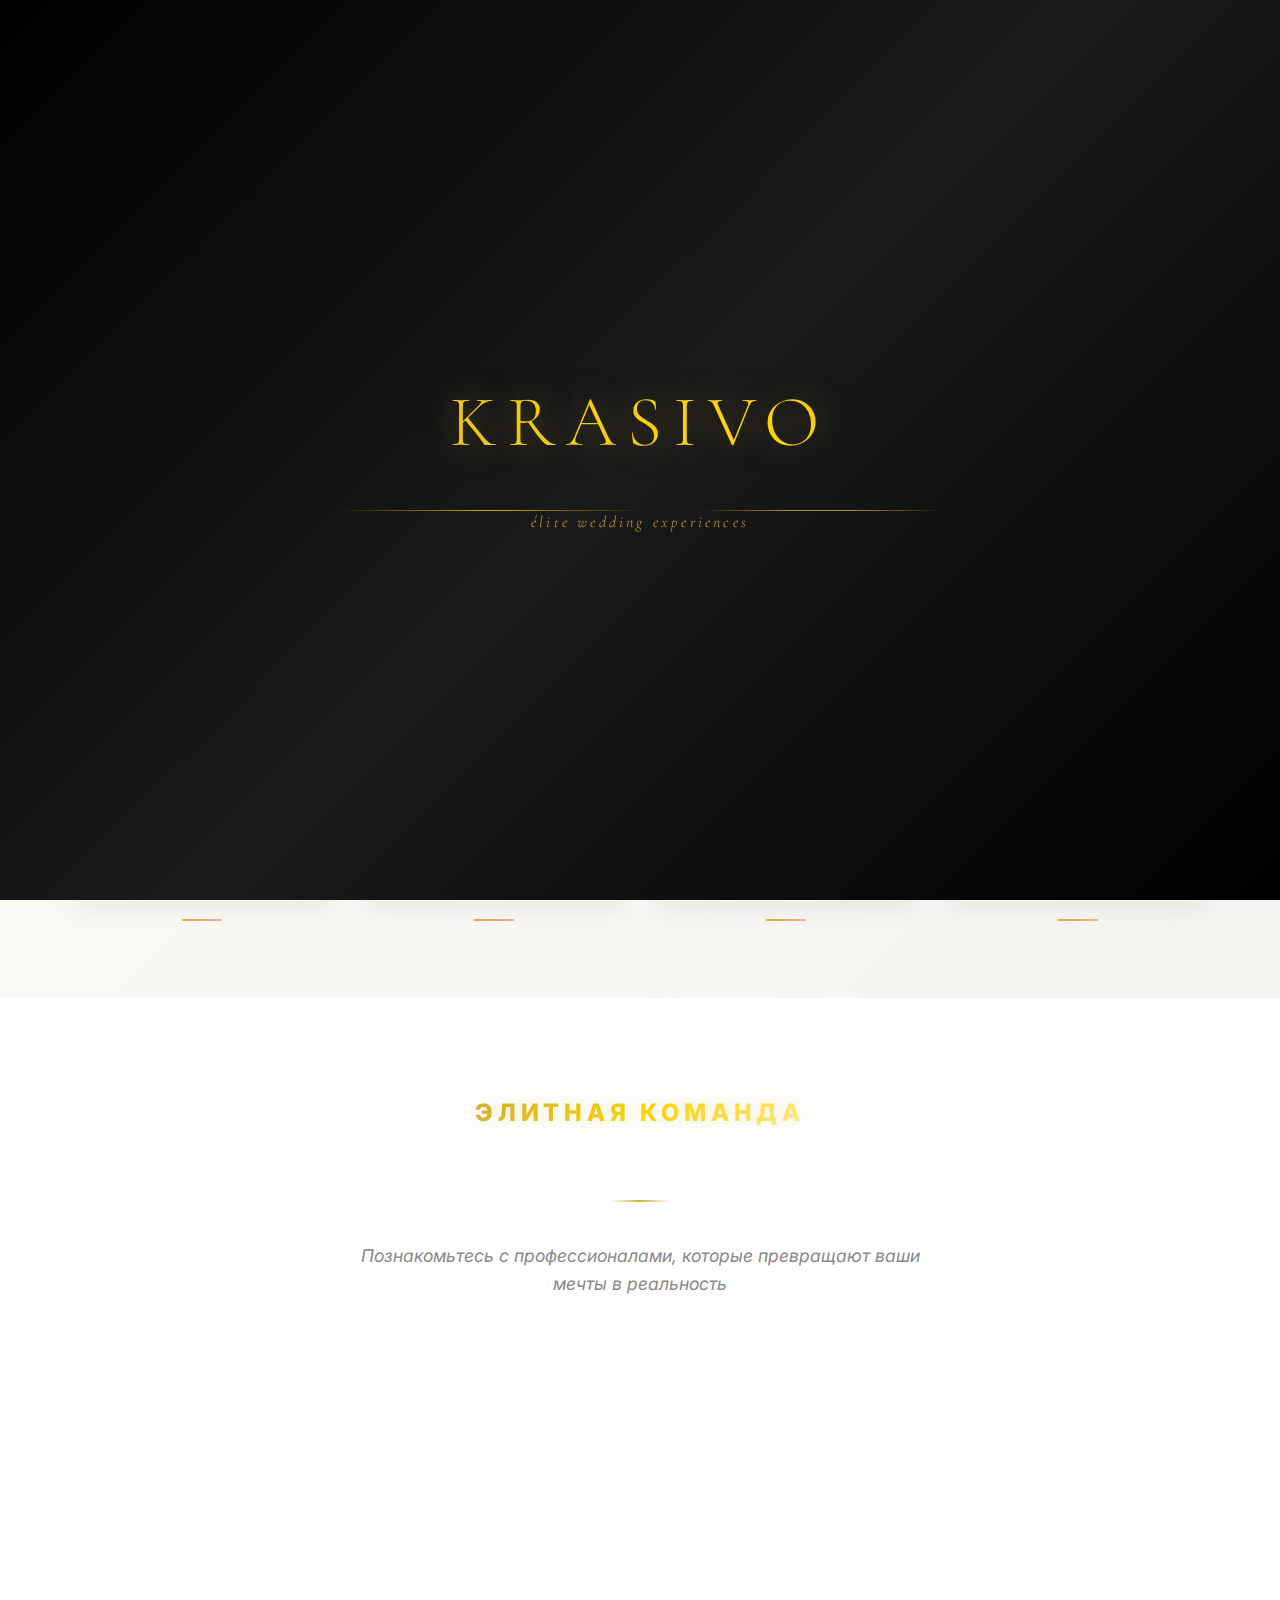
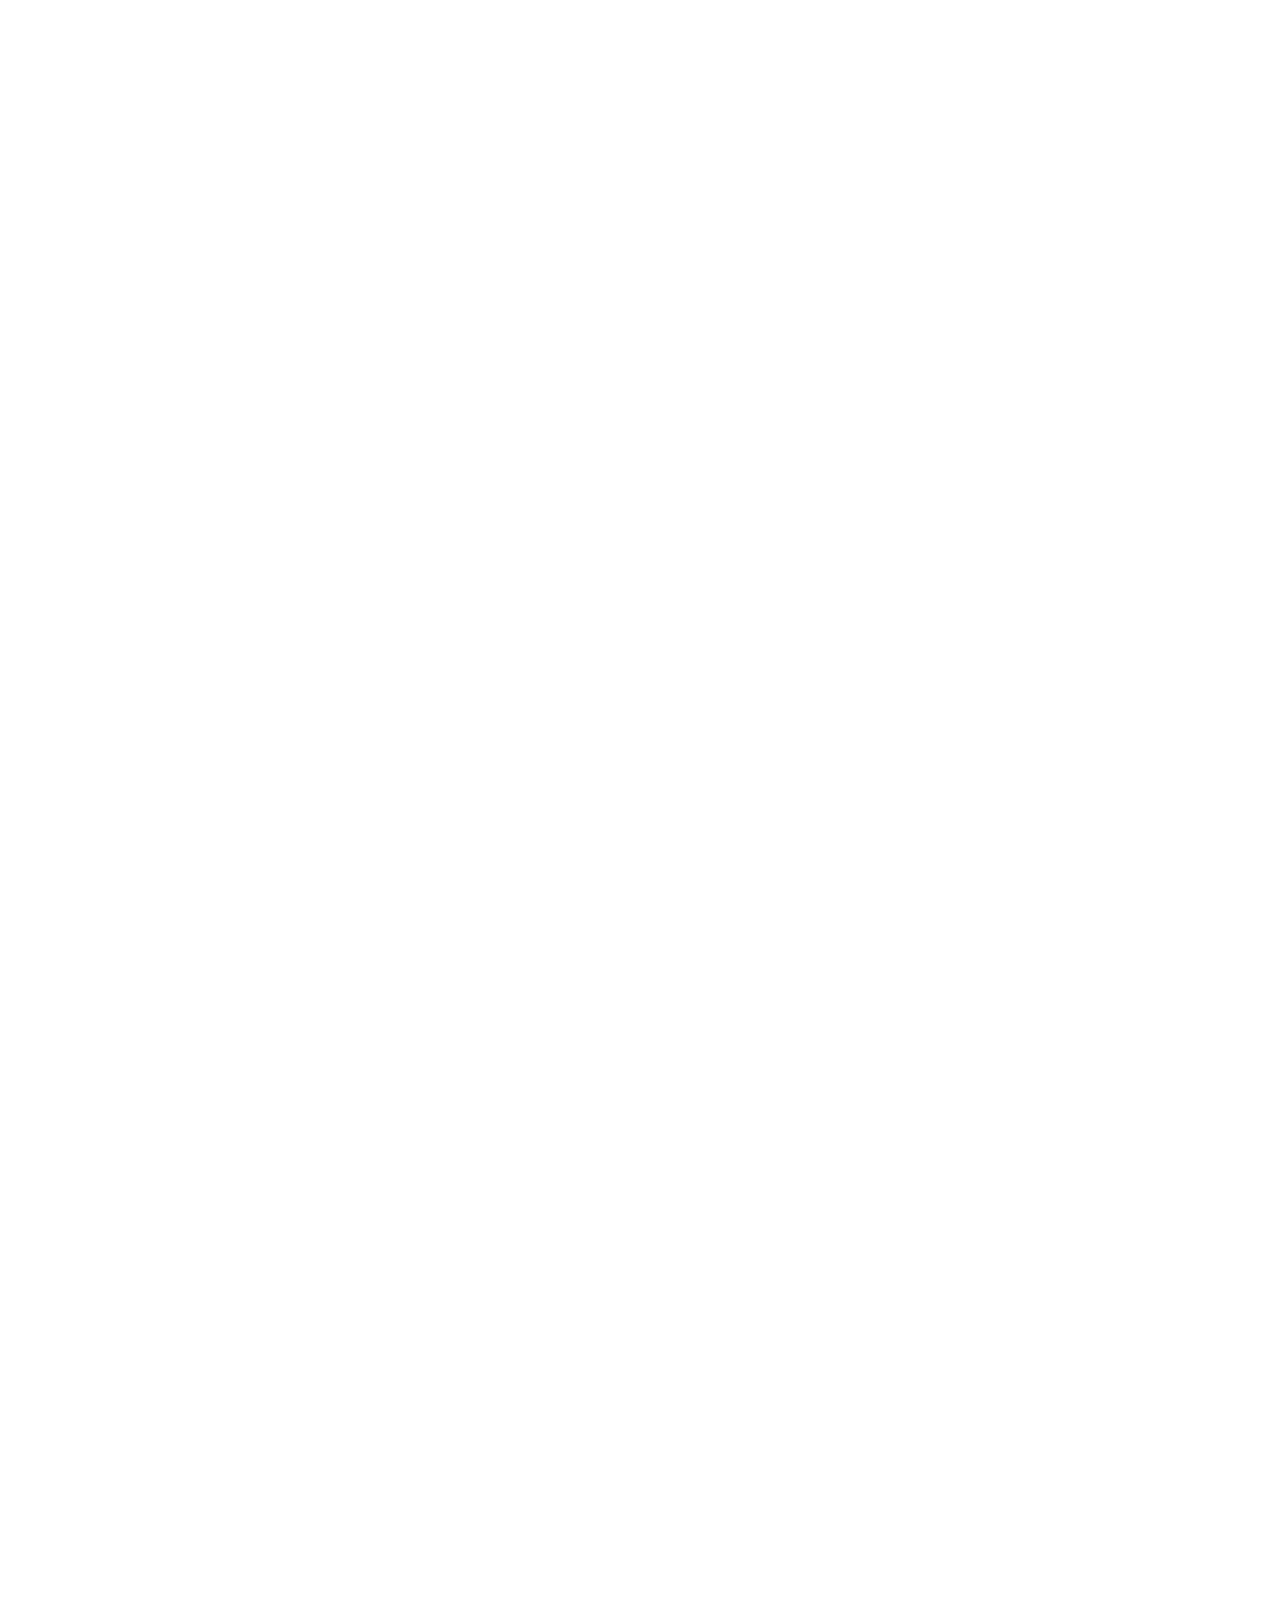
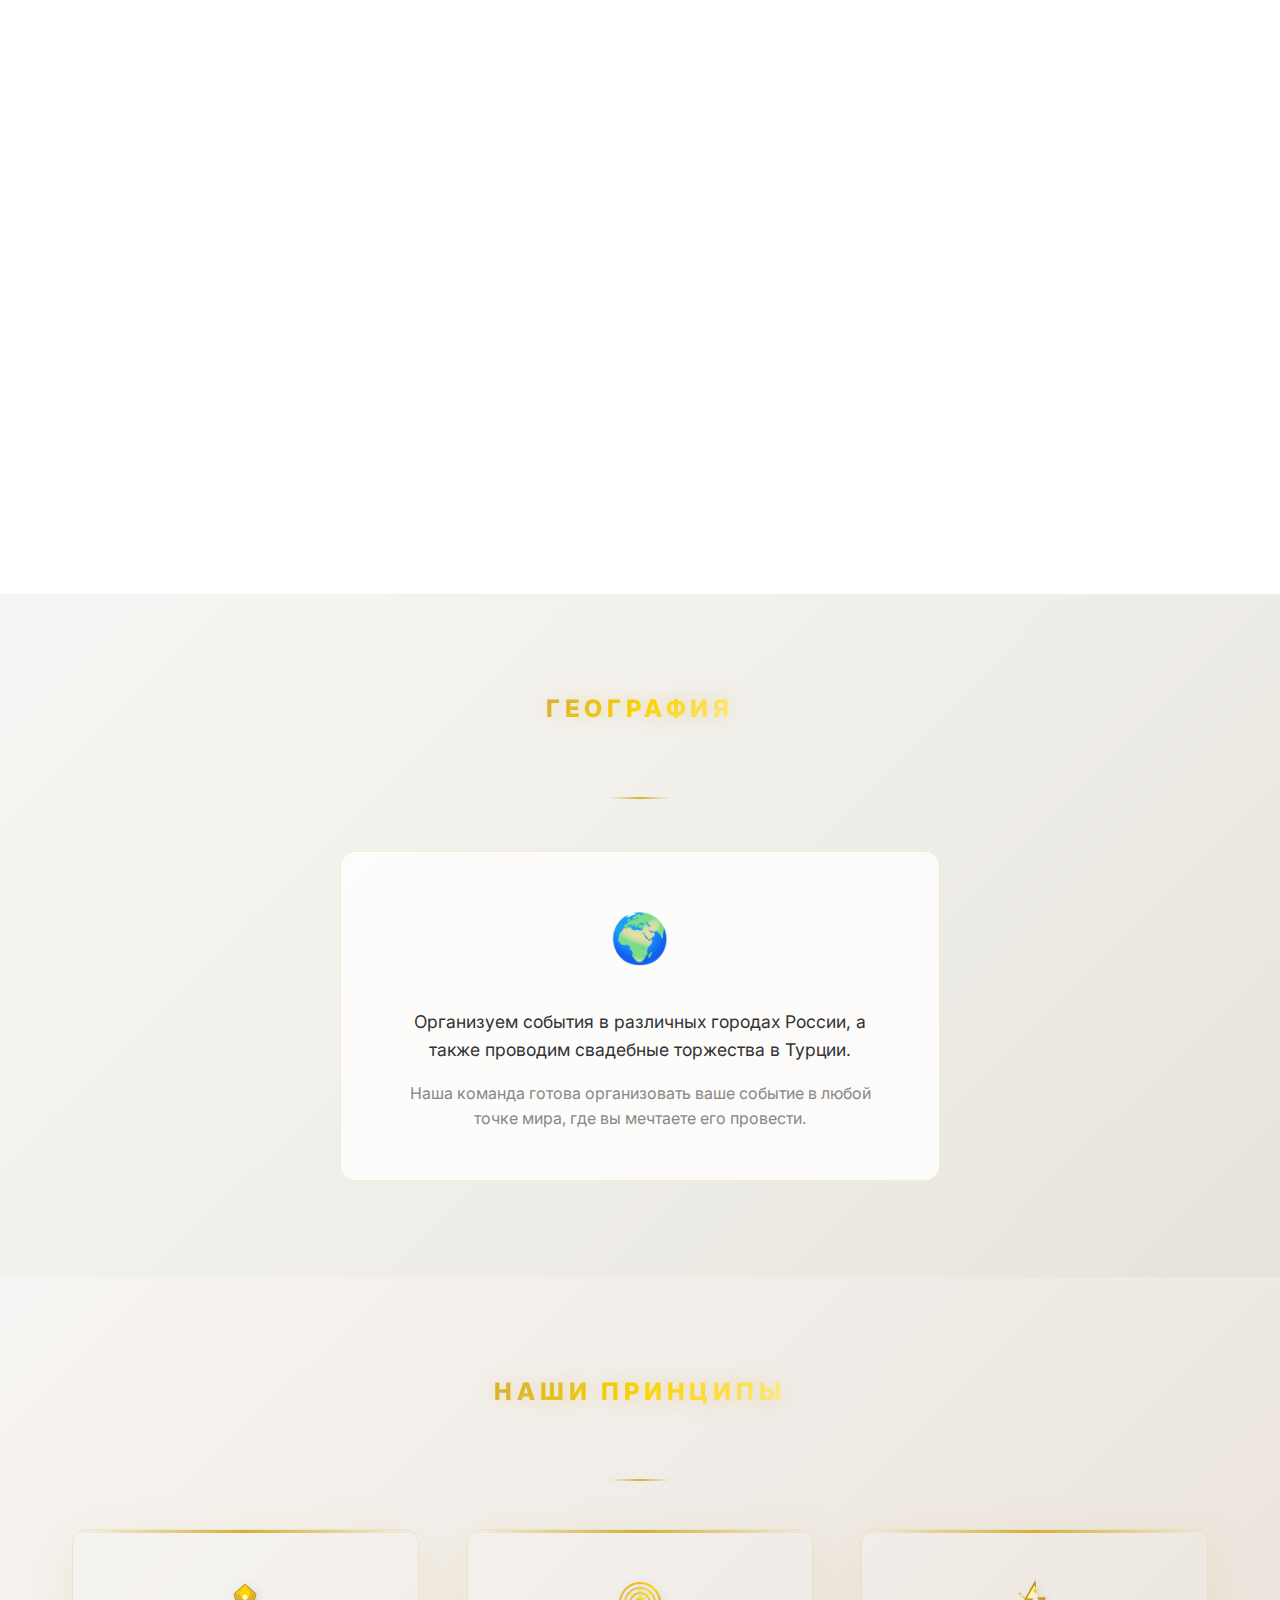
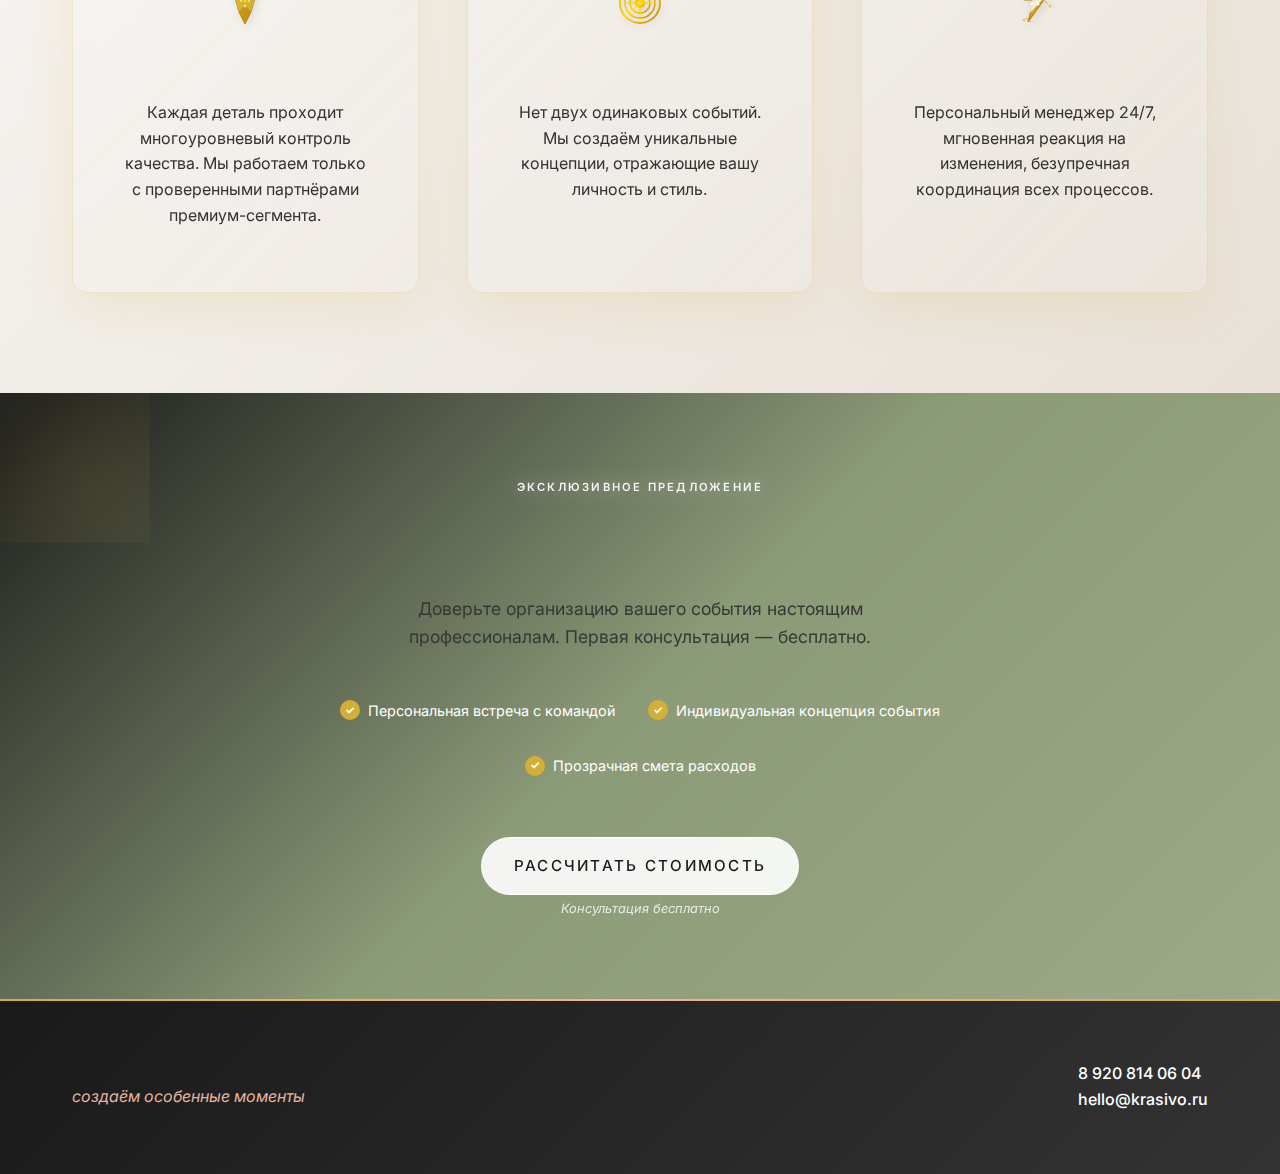
<file: team.html>
<!DOCTYPE html>
<html lang="ru">
<head>
    <meta charset="UTF-8">
    <meta name="viewport" content="width=device-width, initial-scale=1.0">
    <title>Профессионалы экстра-класса | Команда KRASIVO | Мастера роскошных событий</title>
    <meta name="description" content="Познакомьтесь с командой KRASIVO — профессионалами, которые создают безупречные события. Опыт, стиль, внимание к деталям.">
    <meta name="keywords" content="элитная команда свадебного агентства, профессионалы премиум класса, luxury wedding team, мастера торжеств, event planners Москва">
    <link rel="stylesheet" href="styles.css">
    <link rel="stylesheet" href="animations.css">
    <link rel="stylesheet" href="luxury-design.css">
    <link rel="preconnect" href="https://fonts.googleapis.com">
    <link rel="preconnect" href="https://fonts.gstatic.com" crossorigin>
    <link href="https://fonts.googleapis.com/css2?family=Cormorant+Garamond:wght@300;400;500;600;700&family=Inter:wght@300;400;500;600&display=swap" rel="stylesheet">

    <style>
        /* ELITE LUXURY PRELOADER - уровня Cartier/Chanel */
        #luxuryPreloader {
            position: fixed !important;
            top: 0 !important;
            left: 0 !important;
            width: 100vw !important;
            height: 100vh !important;
            background: linear-gradient(135deg, #000000 0%, #1a1a1a 50%, #000000 100%) !important;
            z-index: 999999 !important;
            display: flex !important;
            align-items: center !important;
            justify-content: center !important;
            opacity: 1 !important;
            transition: opacity 1.5s cubic-bezier(0.23, 1, 0.32, 1) !important;
        }
        
        #luxuryPreloader.luxury-fade-out {
            opacity: 0 !important;
            pointer-events: none !important;
        }
        
        .luxury-content {
            text-align: center !important;
            position: relative !important;
        }
        
        .luxury-logo {
            font-family: 'Cormorant Garamond', serif !important;
            font-size: 4.5rem !important;
            font-weight: 300 !important;
            color: #d4af37 !important;
            letter-spacing: 0.15em !important;
            margin-bottom: 30px !important;
            background: linear-gradient(45deg, #d4af37, #ffd700, #d4af37, #b8860b) !important;
            background-size: 400% 400% !important;
            background-clip: text !important;
            -webkit-background-clip: text !important;
            -webkit-text-fill-color: transparent !important;
            text-shadow: 0 0 30px rgba(212, 175, 55, 0.5) !important;
            animation: luxuryShimmer 3s ease-in-out infinite, luxuryFloat 4s ease-in-out infinite !important;
        }
        
        .luxury-line {
            width: 300px !important;
            height: 1px !important;
            background: linear-gradient(90deg, transparent 20%, #d4af37 50%, #d4af37 70%, transparent) !important;
            margin: 0 0 25px 0 !important;
            position: absolute !important;
            opacity: 0.8 !important;
            display: block !important;
            left: 50% !important;
            transform: translateX(0%) !important;
        }
        
        .luxury-line::before {
            content: '' !important;
            position: absolute !important;
            top: 0 !important;
            left: -100% !important;
            width: 100% !important;
            height: 100% !important;
            background: linear-gradient(90deg, transparent, #ffd700, transparent) !important;
            animation: luxurySlide 2s ease-in-out infinite !important;
        }
        
        .luxury-text {
            color: #d4af37 !important;
            font-family: 'Cormorant Garamond', serif !important;
            font-style: italic !important;
            font-size: 1rem !important;
            font-weight: 300 !important;
            letter-spacing: 0.2em !important;
            opacity: 0.9 !important;
            text-transform: lowercase !important;
            animation: luxuryPulse 2.5s ease-in-out infinite !important;
        }
        
        @keyframes luxuryShimmer {
            0%, 100% { background-position: 0% 50%; }
            50% { background-position: 100% 50%; }
        }
        
        @keyframes luxuryFloat {
            0%, 100% { transform: translateY(0px) scale(1); }
            50% { transform: translateY(-8px) scale(1.02); }
        }
        
        @keyframes luxurySlide {
            0% { left: -100%; opacity: 0; }
            50% { opacity: 1; }
            100% { left: 100%; opacity: 0; }
        }
        
        @keyframes luxuryPulse {
            0%, 100% { opacity: 0.7; }
            50% { opacity: 1; }
        }

        /* Дополнительные стили для команды */
        .team-stats {
            padding: var(--spacing-xxl) 0;
            background: linear-gradient(135deg, rgba(212, 175, 55, 0.05) 0%, rgba(139, 154, 119, 0.05) 100%);
        }

        .values-grid {
            display: grid;
            grid-template-columns: repeat(auto-fit, minmax(300px, 1fr));
            gap: var(--spacing-lg);
            margin-top: var(--spacing-lg);
        }

        .value-item {
            text-align: center;
            padding: var(--spacing-lg);
            background: rgba(255, 255, 255, 0.8);
            border-radius: 15px;
            backdrop-filter: blur(10px);
            border: 1px solid rgba(212, 175, 55, 0.2);
            transition: var(--transition-smooth);
        }

        .value-item:hover {
            transform: translateY(-10px);
            box-shadow: 0 20px 40px rgba(212, 175, 55, 0.2);
            border-color: rgba(212, 175, 55, 0.4);
        }

        .team-values {
            padding: var(--spacing-xxl) 0;
            background: linear-gradient(135deg, var(--color-light) 0%, var(--color-beige) 100%);
        }

        .hero-description {
            max-width: 100% !important;
            margin: var(--spacing-lg) 0 0 0 !important;
            padding: 0 var(--spacing-sm) !important;
            text-align: left !important;
        }

        .hero-description p {
            font-size: 1.1rem !important;
            line-height: 1.6 !important;
            color: var(--color-gray-dark) !important;
            margin: 0 !important;
            max-width: 100%;
        }

        @media (max-width: 768px) {
            .hero-description {
                max-width: 620px !important;
            }
        }

        /* Member signature styles */
        .member-signature {
            font-style: italic !important;
            font-size: 0.95rem !important;
            color: var(--color-gold) !important;
            text-align: right !important;
            margin-top: 1rem !important;
            padding-top: 0.75rem !important;
            border-top: 1px solid rgba(212, 175, 55, 0.2) !important;
            font-weight: 500 !important;
            letter-spacing: 0.02em !important;
        }

        .member-credentials {
            margin: var(--spacing-sm) 0;
            display: flex;
            flex-direction: column;
            gap: 0.5rem;
        }

        .credential {
            display: inline-block;
            background: linear-gradient(135deg, rgba(212, 175, 55, 0.1), rgba(139, 154, 119, 0.1));
            color: var(--color-gold);
            padding: 0.3rem 0.8rem;
            border-radius: 15px;
            font-size: 0.85rem;
            font-weight: 500;
            border: 1px solid rgba(212, 175, 55, 0.3);
            backdrop-filter: blur(5px);
        }

        .member-description {
            margin-top: var(--spacing-sm);
            line-height: 1.6;
            color: var(--color-gray-dark);
        }

        .member-role {
            color: var(--color-gold);
            font-weight: 600;
            font-size: 1.1rem;
            margin-bottom: var(--spacing-xs);
        }

        .stat-number-text {
            font-size: clamp(2rem, 4vw, 3rem);
            font-weight: 700;
            color: var(--color-gold);
            font-family: var(--font-primary);
            background: linear-gradient(135deg, #d4af37 0%, #ffd700 50%, #b8860b 100%);
            -webkit-background-clip: text;
            -webkit-text-fill-color: transparent;
            background-clip: text;
            text-shadow: 2px 2px 4px rgba(212, 175, 55, 0.3);
            margin-bottom: 0.5rem;
        }

        .page-title.hero-title {
            font-size: clamp(3rem, 6vw, 5rem) !important;
            font-weight: 300 !important;
            color: var(--color-gold) !important;
            font-family: var(--font-primary) !important;
            background: linear-gradient(45deg, #d4af37, #ffd700, #d4af37, #b8860b) !important;
            background-size: 400% 400% !important;
            background-clip: text !important;
            -webkit-background-clip: text !important;
            -webkit-text-fill-color: transparent !important;
            text-shadow: 0 0 30px rgba(212, 175, 55, 0.5) !important;
            margin: 1rem 0 !important;
            text-align: center !important;
            display: block !important;
            visibility: visible !important;
            opacity: 1 !important;
        }
    </style>

</head>
<body>
    <!-- ELITE LUXURY PRELOADER -->
    <div id="luxuryPreloader">
        <div class="luxury-content">
            <div class="luxury-logo">KRASIVO</div>
            <div class="luxury-line"></div>
            <div class="luxury-text">élite wedding experiences</div>
        </div>
    </div>

    <header class="header">
        <nav class="nav">
            <div class="nav-brand">
                <h1 class="logo">KRASIVO</h1>
            </div>
            <ul class="nav-menu">
                <li><a href="index.html">Главная</a></li>
                <li><a href="team.html" class="active">Команда</a></li>
                <li><a href="services.html">Услуги</a></li>
                <li><a href="reviews.html">Отзывы</a></li>
                <li><a href="calculator.html">Калькулятор</a></li>
            </ul>
            <div class="nav-toggle">
                <span></span>
                <span></span>
                <span></span>
            </div>
        </nav>
    </header>

    <main>
        <section class="page-hero">
            <div class="container">
                <div class="hero-badge">ELITE TEAM</div>
                <h1 style="
                    font-size: 4rem !important;
                    font-weight: 300 !important;
                    font-family: 'Cormorant Garamond', serif !important;
                    color: #d4af37 !important;
                    margin: 2rem 0 !important;
                    text-align: center !important;
                    display: block !important;
                    visibility: visible !important;
                    opacity: 1 !important;
                    line-height: 1.2 !important;
                ">НАША КОМАНДА</h1>
                <p class="page-subtitle">Опытная команда профессионалов</p>
                <div class="hero-description">
                    <p>У нас работают настоящие профессионалы! Для нас важна хорошая репутация, поэтому мы не стремимся проводить большое количество мероприятий одновременно. Нам важно качество каждого события! Ваш праздник будет особенным, потому что мы уделяем время каждому!</p>
                </div>
            </div>
        </section>

        <section class="team-stats">
            <div class="container">
                <div class="stats-grid">
                    <div class="stat-item luxury-stat">
                        <div class="stat-number" data-target="200">200</div>
                        <div class="stat-label">Событий</div>
                    </div>
                    <div class="stat-item luxury-stat">
                        <div class="stat-number" data-target="8">8</div>
                        <div class="stat-label">Лет качественной работы</div>
                    </div>
                    <div class="stat-item luxury-stat">
                        <div class="stat-number" data-target="100">100</div>
                        <div class="stat-label">Довольных клиентов</div>
                    </div>
                    <div class="stat-item luxury-stat">
                        <div class="stat-number-text">VIP</div>
                        <div class="stat-label">Уровень сервиса</div>
                    </div>
                </div>
            </div>
        </section>

        <section class="team">
            <div class="container">
                <div class="section-header">
                    <span class="section-badge">ЭЛИТНАЯ КОМАНДА</span>
                    <h2 class="section-title luxury-title">Мастера роскошных событий</h2>
                    <p class="section-subtitle">Познакомьтесь с профессионалами, которые превращают ваши мечты в реальность</p>
                </div>
                <div class="team-grid luxury-grid">
                    <div class="team-member">
                        <div class="member-photo">
                            <img src="images/Муратова Карина.JPG" alt="Муратова Карина" style="width: 100%; height: 100%; object-fit: cover; object-position: center top;">
                        </div>
                        <div class="member-info">
                            <h3 class="member-name">Муратова Карина</h3>
                            <p class="member-role">Основатель творческого проекта KRASIVO и организатор самых ярких встреч</p>
                            <div class="member-description">
                                <p>Я режиссер, и для меня концепция и идея ивента очень важны. Праздник – это не про «хлеба и зрелищ», а про чувство стиля и отражение виновника торжества в каждой детали.</p>
                                <p>А еще любой праздник – это про любовь: к работе, к себе, к партнеру, к родителям и ко всему, что нравится моим заказчикам. Я рядом не только как профессионал, но и как обычный человек, который поддержит, выслушает или просто поболтает о важных для вас вещах.</p>
                                <p class="member-signature">Карина Муратова</p>
                            </div>
                        </div>
                    </div>

                    <div class="team-member">
                        <div class="member-photo">
                            <img src="images/Фролова-Богацкая Марина.JPG" alt="Фролова-Богацкая Марина" style="width: 100%; height: 100%; object-fit: cover; object-position: center top;">
                        </div>
                        <div class="member-info">
                            <h3 class="member-name">Фролова-Богацкая Марина</h3>
                            <p class="member-role">Главный декоратор</p>
                            <div class="member-description">
                                <p>Привет! Я Марина — твой свадебный декоратор. Я вижу свою задачу не просто в украшении пространства, а в создании атмосферы, которая отражает уникальную историю любви каждой пары.</p>
                                <p>Моя работа начинается с глубокого понимания их видения, мечты и стиля. Я стремлюсь не просто следовать тенденциям, а создавать нечто особенное, что будет резонировать с их сердцами. И самое главное – чтобы в каждом элементе декора читалась их личная история.</p>
                                <p class="member-signature">Марина Фролова-Богацкая</p>
                            </div>
                        </div>
                    </div>

                    <div class="team-member">
                        <div class="member-photo">
                            <div class="placeholder-image">
                                <span>✍️</span>
                                <p>Новикова Ксения</p>
                            </div>
                        </div>
                        <div class="member-info">
                            <h3 class="member-name">Новикова Ксения</h3>
                            <p class="member-role">Контент-менеджер</p>
                            <div class="member-description">
                                <p>Сделаю лучшую рекламу вашего торжества! Хотите, чтобы ваше торжество запомнилось гостям навсегда? Нужна яркая реклама, которая привлечёт внимание и создаст настроение?</p>
                                <p>Я сделаю всё возможное, чтобы ваша свадьба, день рождения или корпоратив стали событием года. Подготовлю стильный и эффектный рекламный текст, подчеркну уникальность мероприятия и смогу обеспечить максимальный интерес гостей. Следите за нашими соцсетями, где вы будете главными звездами масштабных событий!</p>
                                <p class="member-signature">Ксения Новикова</p>
                            </div>
                        </div>
                    </div>

                    <div class="team-member">
                        <div class="member-photo">
                            <img src="images/anton-frolov-bogatskiy.jpg" alt="Фролов-Богацкий Антон" style="width: 100%; height: 100%; object-fit: cover; object-position: center top;">
                        </div>
                        <div class="member-info">
                            <h3 class="member-name">Фролов-Богацкий Антон</h3>
                            <p class="member-role">Главный звукорежиссер</p>
                            <div class="member-description">
                                <p>Меня зовут Антон, и я — опытный диджей, специализирующийся на свадебных торжествах.</p>
                                <p>Каждый момент свадьбы должен быть наполнен уникальной атмосферой, а музыкальное сопровождение играет в этом ключевую роль.</p>
                                <p>Я располагаю качественным оборудованием, которое обеспечит прекрасный звук и атмосферное освещение.</p>
                                <p>Моя задача — создать идеальный саундтрек для вашего самого важного дня. Давайте сделаем этот день особенным вместе!</p>
                                <p class="member-signature">Антон Фролов-Богацкий</p>
                            </div>
                        </div>
                    </div>

                    <div class="team-member">
                        <div class="member-photo">
                            <img src="images/Муратов Артем.jpg" alt="Муратов Артем" style="width: 100%; height: 100%; object-fit: cover; object-position: center top;">
                        </div>
                        <div class="member-info">
                            <h3 class="member-name">Муратов Артем</h3>
                            <p class="member-role">Руководитель фотоотдела</p>
                            <div class="member-description">
                                <p>Я тот человек, которого никогда нет на фотографиях торжества, но благодаря мне создаются уникальные, привлекающие внимание фото, которые надолго остаются в памяти. Могу организовать работу так, чтобы каждый участник команды вносил вклад в общий успех проекта.</p>
                                <p>Благодаря снимкам мы создаем вашу историю и запечатлеваем самые яркие, веселые, трогательные и романтические моменты!</p>
                                <p class="member-signature">Артем Муратов</p>
                            </div>
                        </div>
                    </div>

                </div>
            </div>
        </section>

        <!-- География работы -->
        <section class="geography-section" style="padding: var(--spacing-xxl) 0; background: linear-gradient(135deg, var(--color-light) 0%, rgba(156, 169, 134, 0.1) 100%);">
            <div class="container">
                <div class="section-header">
                    <span class="section-badge">ГЕОГРАФИЯ</span>
                    <h2 class="section-title luxury-title">Работаем по всему миру</h2>
                </div>
                <div class="geography-card" style="max-width: 600px; margin: 0 auto; text-align: center; padding: var(--spacing-lg); background: rgba(255, 255, 255, 0.8); border-radius: 15px; border: 1px solid rgba(201, 176, 55, 0.2);">
                    <div style="font-size: 3rem; margin-bottom: var(--spacing-md);">🌍</div>
                    <p style="font-size: 1.1rem; line-height: 1.6; color: var(--color-gray-dark); margin-bottom: var(--spacing-sm);">Организуем события в различных городах России, а также проводим свадебные торжества в Турции.</p>
                    <p style="font-size: 1rem; color: var(--color-gray-medium); margin: 0;">Наша команда готова организовать ваше событие в любой точке мира, где вы мечтаете его провести.</p>
                </div>
            </div>
        </section>

        <section class="team-values">
            <div class="container">
                <div class="section-header">
                    <span class="section-badge">НАШИ ПРИНЦИПЫ</span>
                    <h2 class="section-title luxury-title">Философия совершенства</h2>
                </div>
                <div class="values-grid">
                    <div class="value-item luxury-feature">
                        <div class="feature-icon">
                            <svg width="50" height="50" viewBox="0 0 50 50" fill="none" xmlns="http://www.w3.org/2000/svg">
                                <defs>
                                    <linearGradient id="teamQualityGrad" x1="0%" y1="0%" x2="100%" y2="100%">
                                        <stop offset="0%" style="stop-color:#d4af37;stop-opacity:1" />
                                        <stop offset="25%" style="stop-color:#ffd700;stop-opacity:1" />
                                        <stop offset="75%" style="stop-color:#d4af37;stop-opacity:1" />
                                        <stop offset="100%" style="stop-color:#b8860b;stop-opacity:1" />
                                    </linearGradient>
                                </defs>
                                <path d="M25 6L36 16L31 34L25 46L19 34L14 16L25 6Z" fill="url(#teamQualityGrad)" stroke="#b8860b" stroke-width="1"/>
                                <path d="M25 6L31 16L25 26L19 16L25 6Z" fill="#ffd700" stroke="#d4af37" stroke-width="0.5"/>
                                <path d="M14 16L19 16L25 26L19 34L14 16Z" fill="#d4af37" opacity="0.9"/>
                                <path d="M36 16L31 16L25 26L31 34L36 16Z" fill="#d4af37" opacity="0.9"/>
                                <path d="M19 34L25 26L31 34L25 46L19 34Z" fill="#b8860b" opacity="0.7"/>
                                <circle cx="25" cy="19" r="2.5" fill="#ffffff" opacity="0.9"/>
                                <circle cx="21" cy="23" r="1" fill="#ffffff" opacity="0.7"/>
                                <circle cx="29" cy="23" r="1" fill="#ffffff" opacity="0.7"/>
                                <circle cx="25" cy="28" r="1.5" fill="#ffffff" opacity="0.6"/>
                            </svg>
                        </div>
                        <h3>Безупречное качество</h3>
                        <p>Каждая деталь проходит многоуровневый контроль качества. Мы работаем только с проверенными партнёрами премиум-сегмента.</p>
                    </div>
                    <div class="value-item luxury-feature">
                        <div class="feature-icon">
                            <svg width="50" height="50" viewBox="0 0 50 50" fill="none" xmlns="http://www.w3.org/2000/svg">
                                <defs>
                                    <linearGradient id="teamTargetGrad" x1="0%" y1="0%" x2="100%" y2="100%">
                                        <stop offset="0%" style="stop-color:#d4af37;stop-opacity:1" />
                                        <stop offset="50%" style="stop-color:#ffd700;stop-opacity:1" />
                                        <stop offset="100%" style="stop-color:#b8860b;stop-opacity:1" />
                                    </linearGradient>
                                </defs>
                                <circle cx="25" cy="25" r="20" fill="none" stroke="url(#teamTargetGrad)" stroke-width="2"/>
                                <circle cx="25" cy="25" r="15" fill="none" stroke="url(#teamTargetGrad)" stroke-width="1.5"/>
                                <circle cx="25" cy="25" r="10" fill="none" stroke="url(#teamTargetGrad)" stroke-width="1.5"/>
                                <circle cx="25" cy="25" r="5" fill="url(#teamTargetGrad)"/>
                                <circle cx="25" cy="25" r="2" fill="#ffffff" opacity="0.9"/>
                                <path d="M25 5L27 23L45 25L27 27L25 45L23 27L5 25L23 23L25 5Z" fill="#ffd700" opacity="0.6"/>
                                <circle cx="25" cy="25" r="1" fill="#ffd700"/>
                                <path d="M15 15L35 35" stroke="#ffd700" stroke-width="1" opacity="0.7"/>
                                <path d="M35 15L15 35" stroke="#ffd700" stroke-width="1" opacity="0.7"/>
                            </svg>
                        </div>
                        <h3>Индивидуальный подход</h3>
                        <p>Нет двух одинаковых событий. Мы создаём уникальные концепции, отражающие вашу личность и стиль.</p>
                    </div>
                    <div class="value-item luxury-feature">
                        <div class="feature-icon">
                            <svg width="50" height="50" viewBox="0 0 50 50" fill="none" xmlns="http://www.w3.org/2000/svg">
                                <defs>
                                    <linearGradient id="teamServiceGrad" x1="0%" y1="0%" x2="100%" y2="100%">
                                        <stop offset="0%" style="stop-color:#ffd700;stop-opacity:1" />
                                        <stop offset="50%" style="stop-color:#d4af37;stop-opacity:1" />
                                        <stop offset="100%" style="stop-color:#b8860b;stop-opacity:1" />
                                    </linearGradient>
                                </defs>
                                <path d="M25 4L15 22L24 22L18 44L35 20L26 20L25 4Z" fill="url(#teamServiceGrad)" stroke="#b8860b" stroke-width="1.2"/>
                                <path d="M25 7L17 20L23 20L20 35L32 22L28 22L25 7Z" fill="#ffffff" opacity="0.8"/>
                                <circle cx="25" cy="13" r="2" fill="#ffd700"/>
                                <circle cx="22" cy="26" r="1.5" fill="#ffffff" opacity="0.9"/>
                                <circle cx="28" cy="26" r="1.5" fill="#ffffff" opacity="0.9"/>
                                <path d="M12 18L17 22" stroke="#d4af37" stroke-width="1.2" opacity="0.7"/>
                                <path d="M33 22L38 26" stroke="#d4af37" stroke-width="1.2" opacity="0.7"/>
                                <path d="M16 40L21 44" stroke="#d4af37" stroke-width="1.2" opacity="0.7"/>
                                <circle cx="10" cy="16" r="1.5" fill="#d4af37" opacity="0.6"/>
                                <circle cx="40" cy="28" r="1.5" fill="#d4af37" opacity="0.6"/>
                                <circle cx="14" cy="42" r="1.5" fill="#d4af37" opacity="0.6"/>
                                <path d="M8 14L12 18" stroke="#ffd700" stroke-width="0.8" opacity="0.5"/>
                                <path d="M38 26L42 30" stroke="#ffd700" stroke-width="0.8" opacity="0.5"/>
                            </svg>
                        </div>
                        <h3>Исключительный сервис</h3>
                        <p>Персональный менеджер 24/7, мгновенная реакция на изменения, безупречная координация всех процессов.</p>
                    </div>
                </div>
            </div>
        </section>

        <section class="team-cta luxury-cta">
            <div class="container">
                <div class="cta-content">
                    <div class="cta-badge">ЭКСКЛЮЗИВНОЕ ПРЕДЛОЖЕНИЕ</div>
                    <h2 class="cta-title">Готовы создать шедевр?</h2>
                    <p class="cta-description">Доверьте организацию вашего события настоящим профессионалам. Первая консультация — бесплатно.</p>
                    <div class="cta-features">
                        <div class="cta-feature">
                            <span class="feature-check">✓</span>
                            <span>Персональная встреча с командой</span>
                        </div>
                        <div class="cta-feature">
                            <span class="feature-check">✓</span>
                            <span>Индивидуальная концепция события</span>
                        </div>
                        <div class="cta-feature">
                            <span class="feature-check">✓</span>
                            <span>Прозрачная смета расходов</span>
                        </div>
                    </div>
                    <div class="cta-buttons">
                        <a href="calculator.html" class="btn btn-luxury-cta">Рассчитать стоимость</a>
                        <div class="cta-note">Консультация бесплатно</div>
                    </div>
                </div>
            </div>
        </section>
    </main>

    <footer class="footer">
        <div class="container">
            <div class="footer-content">
                <div class="footer-brand">
                    <h3>KRASIVO</h3>
                    <p>создаём особенные моменты</p>
                </div>
                <div class="footer-contact">
                    <p>8 920 814 06 04</p>
                    <p>hello@krasivo.ru</p>
                </div>
            </div>
        </div>
    </footer>

    <!-- WhatsApp Float Button -->
    <a href="https://wa.me/79208140604" target="_blank" class="whatsapp-float" id="whatsappFloat">
        <svg width="36" height="36" viewBox="0 0 36 36" fill="none" xmlns="http://www.w3.org/2000/svg">
            <path d="M18 2C9.717 2 3 8.717 3 17c0 2.518.64 4.888 1.764 6.956L3.2 30.8c-.25.75.4 1.45 1.15 1.2l6.844-1.564C13.112 31.36 15.482 32 18 32c8.283 0 15-6.717 15-15S26.283 2 18 2zm6.975 20.325c-.45 1.2-2.25 2.175-3.75 2.4-1.05.15-2.4.225-5.475-1.125-3.975-1.725-6.75-6-6.975-6.3-.225-.3-1.8-2.4-1.8-4.575s1.125-3.225 1.575-3.675c.45-.45 1.05-.675 1.35-.675s.6 0 .825.075c.3.075.675-.075 1.05.75.375.825 1.275 2.925 1.425 3.15.15.225.225.525.075.825-.15.3-.225.525-.45.825-.225.3-.45.525-.675.825-.225.3-.45.6-.15 1.125.3.525 1.35 2.175 2.925 3.525 2.025 1.725 3.675 2.25 4.2 2.475.525.225.825.15 1.125-.15.3-.3 1.275-1.5 1.575-2.025.3-.525.6-.45 1.05-.3.45.15 2.85 1.35 3.375 1.575.525.225.875.375 1.05.6.15.225.15 1.275-.225 2.625z" fill="white" stroke="rgba(255,255,255,0.3)" stroke-width="0.5"/>
        </svg>
        <div class="whatsapp-tooltip">WhatsApp</div>
    </a>

    <script src="script.js"></script>
    <script src="particles.js"></script>
</body>
</html>
</file>
<file: animations.css>
/* Advanced Animations and Effects */

/* Keyframes for enhanced animations */
@keyframes gradientShift {
    0% { background-position: 0% 50%; }
    50% { background-position: 100% 50%; }
    100% { background-position: 0% 50%; }
}

@keyframes floatUpDown {
    0%, 100% { transform: translateY(0px); }
    50% { transform: translateY(-15px); }
}

@keyframes ripple {
    0% {
        transform: scale(0);
        opacity: 1;
    }
    100% {
        transform: scale(4);
        opacity: 0;
    }
}

@keyframes slideInFromLeft {
    0% {
        opacity: 0;
        transform: translateX(-100px);
    }
    100% {
        opacity: 1;
        transform: translateX(0);
    }
}

@keyframes slideInFromRight {
    0% {
        opacity: 0;
        transform: translateX(100px);
    }
    100% {
        opacity: 1;
        transform: translateX(0);
    }
}

@keyframes bounceIn {
    0% {
        opacity: 0;
        transform: scale(0.3);
    }
    50% {
        transform: scale(1.05);
    }
    70% {
        transform: scale(0.9);
    }
    100% {
        opacity: 1;
        transform: scale(1);
    }
}

@keyframes textGlow {
    0%, 100% {
        text-shadow: 0 0 5px rgba(212, 175, 55, 0.5);
    }
    50% {
        text-shadow: 0 0 20px rgba(212, 175, 55, 0.8), 0 0 30px rgba(212, 175, 55, 0.6);
    }
}

@keyframes morphButton {
    0% {
        transform: scale(1);
    }
    50% {
        transform: scale(1.02);
    }
    100% {
        transform: scale(1);
    }
}

/* Enhanced hover effects - Fixed to not break border-radius */
.btn:hover:not(.btn-luxury):not(.btn-outline-luxury):not(.btn-luxury-cta) {
    animation: morphButton 0.3s ease-in-out;
}

.hero-title {
    animation: textGlow 3s ease-in-out infinite;
}

/* Interactive elements */
.interactive-element {
    position: relative;
    overflow: hidden;
    cursor: pointer;
}

.interactive-element::before {
    content: '';
    position: absolute;
    top: 50%;
    left: 50%;
    width: 0;
    height: 0;
    background: radial-gradient(circle, rgba(212, 175, 55, 0.3) 0%, transparent 70%);
    border-radius: 50%;
    transform: translate(-50%, -50%);
    transition: width 0.6s ease, height 0.6s ease;
    pointer-events: none;
    z-index: 0;
}

.interactive-element:hover::before {
    width: 300px;
    height: 300px;
}

/* Card hover effects */
.feature-card:hover {
    background: linear-gradient(45deg, 
        rgba(255, 255, 255, 0.9) 0%, 
        rgba(212, 175, 55, 0.1) 50%, 
        rgba(255, 255, 255, 0.9) 100%);
    background-size: 200% 200%;
    animation: gradientShift 3s ease infinite;
}

/* Text reveal animation */
.text-reveal {
    overflow: hidden;
}

.text-reveal span {
    display: inline-block;
    opacity: 0;
    transform: translateY(100%);
    animation: slideUpReveal 0.8s ease forwards;
}

@keyframes slideUpReveal {
    to {
        opacity: 1;
        transform: translateY(0);
    }
}

/* Loading states */
.loading {
    position: relative;
    pointer-events: none;
}

.loading::after {
    content: '';
    position: absolute;
    top: 50%;
    left: 50%;
    width: 20px;
    height: 20px;
    margin: -10px 0 0 -10px;
    border: 2px solid #f3f3f3;
    border-top: 2px solid var(--color-gold);
    border-radius: 50%;
    animation: spin 1s linear infinite;
}

@keyframes spin {
    0% { transform: rotate(0deg); }
    100% { transform: rotate(360deg); }
}

/* Staggered animations */
.stagger-animation > * {
    opacity: 0;
    transform: translateY(30px);
    animation: slideUpFade 0.8s ease forwards;
}

.stagger-animation > *:nth-child(1) { animation-delay: 0.1s; }
.stagger-animation > *:nth-child(2) { animation-delay: 0.2s; }
.stagger-animation > *:nth-child(3) { animation-delay: 0.3s; }
.stagger-animation > *:nth-child(4) { animation-delay: 0.4s; }
.stagger-animation > *:nth-child(5) { animation-delay: 0.5s; }
.stagger-animation > *:nth-child(6) { animation-delay: 0.6s; }

@keyframes slideUpFade {
    to {
        opacity: 1;
        transform: translateY(0);
    }
}

/* Floating elements */
.float-element {
    animation: floatUpDown 6s ease-in-out infinite;
}

.float-element:nth-child(2) { animation-delay: -2s; }
.float-element:nth-child(3) { animation-delay: -4s; }

/* Interactive backgrounds */
.interactive-bg {
    background: linear-gradient(45deg, 
        var(--color-light) 0%, 
        var(--color-beige) 25%, 
        var(--color-accent) 50%, 
        var(--color-beige) 75%, 
        var(--color-light) 100%);
    background-size: 400% 400%;
    animation: gradientShift 8s ease infinite;
}

/* Scroll-triggered animations */
.scroll-reveal {
    opacity: 0;
    transform: translateY(50px);
    transition: opacity 1s ease, transform 1s ease;
}

.scroll-reveal.revealed {
    opacity: 1;
    transform: translateY(0);
}

/* Enhanced form animations */
.form-group {
    position: relative;
}

.form-group input:focus + .form-label,
.form-group input:not(:placeholder-shown) + .form-label {
    transform: translateY(-25px) scale(0.8);
    color: var(--color-secondary);
}

.form-label {
    position: absolute;
    top: 15px;
    left: 15px;
    color: var(--color-gray-medium);
    pointer-events: none;
    transition: transform 0.3s ease, color 0.3s ease;
    background: var(--color-white);
    padding: 0 5px;
}

/* Ripple effect */
.ripple-effect {
    position: relative;
    overflow: hidden;
}

.ripple-effect::after {
    content: '';
    position: absolute;
    top: 50%;
    left: 50%;
    width: 0;
    height: 0;
    border-radius: 50%;
    background: rgba(255, 255, 255, 0.3);
    transform: translate(-50%, -50%);
    animation: ripple 0.6s linear;
}

/* Progress indicators */
.progress-bar {
    width: 100%;
    height: 4px;
    background: var(--color-beige);
    border-radius: 2px;
    overflow: hidden;
}

.progress-fill {
    height: 100%;
    background: linear-gradient(90deg, var(--color-gold), var(--color-rose-gold));
    border-radius: 2px;
    transform: translateX(-100%);
    animation: progressFill 2s ease-out forwards;
}

@keyframes progressFill {
    to {
        transform: translateX(0);
    }
}

/* Typing animation */
.typing-text::after {
    content: '|';
    animation: blink 1s infinite;
}

@keyframes blink {
    0%, 50% { opacity: 1; }
    51%, 100% { opacity: 0; }
}

/* 3D card effects */
.card-3d {
    perspective: 1000px;
}

.card-3d-inner {
    transition: transform 0.6s;
    transform-style: preserve-3d;
}

.card-3d:hover .card-3d-inner {
    transform: rotateY(180deg);
}

.card-front,
.card-back {
    backface-visibility: hidden;
    position: absolute;
    width: 100%;
    height: 100%;
}

.card-back {
    transform: rotateY(180deg);
}

/* Glitch effect */
.glitch {
    position: relative;
}

.glitch::before,
.glitch::after {
    content: attr(data-text);
    position: absolute;
    top: 0;
    left: 0;
    width: 100%;
    height: 100%;
    background: var(--color-primary);
    color: var(--color-white);
    clip: rect(0, 0, 0, 0);
}

.glitch::before {
    animation: glitch-anim 2s infinite linear alternate-reverse;
    left: 2px;
}

.glitch::after {
    animation: glitch-anim2 2s infinite linear alternate-reverse;
    left: -2px;
}

@keyframes glitch-anim {
    0% { clip: rect(31px, 9999px, 94px, 0); }
    5% { clip: rect(70px, 9999px, 71px, 0); }
    10% { clip: rect(25px, 9999px, 36px, 0); }
    15% { clip: rect(76px, 9999px, 98px, 0); }
    20% { clip: rect(54px, 9999px, 12px, 0); }
    25% { clip: rect(45px, 9999px, 98px, 0); }
    30% { clip: rect(23px, 9999px, 67px, 0); }
    35% { clip: rect(12px, 9999px, 45px, 0); }
    40% { clip: rect(98px, 9999px, 23px, 0); }
    45% { clip: rect(67px, 9999px, 76px, 0); }
    50% { clip: rect(34px, 9999px, 89px, 0); }
    55% { clip: rect(87px, 9999px, 34px, 0); }
    60% { clip: rect(56px, 9999px, 87px, 0); }
    65% { clip: rect(12px, 9999px, 56px, 0); }
    70% { clip: rect(89px, 9999px, 12px, 0); }
    75% { clip: rect(23px, 9999px, 89px, 0); }
    80% { clip: rect(76px, 9999px, 23px, 0); }
    85% { clip: rect(45px, 9999px, 76px, 0); }
    90% { clip: rect(67px, 9999px, 45px, 0); }
    95% { clip: rect(98px, 9999px, 67px, 0); }
    100% { clip: rect(31px, 9999px, 98px, 0); }
}

@keyframes glitch-anim2 {
    0% { clip: rect(65px, 9999px, 100px, 0); }
    5% { clip: rect(34px, 9999px, 45px, 0); }
    10% { clip: rect(87px, 9999px, 23px, 0); }
    15% { clip: rect(12px, 9999px, 76px, 0); }
    20% { clip: rect(89px, 9999px, 34px, 0); }
    25% { clip: rect(23px, 9999px, 87px, 0); }
    30% { clip: rect(76px, 9999px, 12px, 0); }
    35% { clip: rect(45px, 9999px, 89px, 0); }
    40% { clip: rect(67px, 9999px, 23px, 0); }
    45% { clip: rect(98px, 9999px, 76px, 0); }
    50% { clip: rect(31px, 9999px, 45px, 0); }
    55% { clip: rect(56px, 9999px, 67px, 0); }
    60% { clip: rect(87px, 9999px, 98px, 0); }
    65% { clip: rect(34px, 9999px, 31px, 0); }
    70% { clip: rect(12px, 9999px, 56px, 0); }
    75% { clip: rect(89px, 9999px, 87px, 0); }
    80% { clip: rect(23px, 9999px, 34px, 0); }
    85% { clip: rect(76px, 9999px, 12px, 0); }
    90% { clip: rect(45px, 9999px, 89px, 0); }
    95% { clip: rect(67px, 9999px, 23px, 0); }
    100% { clip: rect(98px, 9999px, 76px, 0); }
}

/* Responsive animations */
@media (max-width: 768px) {
    .hero-title {
        animation-duration: 2s;
    }
    
    .feature-card:hover {
        animation: none;
    }
    
    .float-element {
        animation-duration: 3s;
    }
}

@media (prefers-reduced-motion: reduce) {
    * {
        animation-duration: 0.01ms !important;
        animation-iteration-count: 1 !important;
        transition-duration: 0.01ms !important;
        scroll-behavior: auto !important;
    }
}
</file>
<file: luxury-design.css>
/* 🔥 LUXURY DESIGN - KRASIVO PREMIUM AGENCY 💎 */
/* Дизайн уровня Bulgari, Cartier, Louis Vuitton */

/* ==================== LUXURY TYPOGRAPHY ==================== */

/* Luxury Title Gradient */
.luxury-title, .hero-title {
    background: linear-gradient(135deg, 
        #d4af37 0%,    /* Gold */
        #ffd700 25%,   /* Bright Gold */
        #b8860b 50%,   /* Dark Gold */
        #daa520 75%,   /* Goldenrod */
        #ffd700 100%); /* Bright Gold */
    -webkit-background-clip: text;
    -webkit-text-fill-color: transparent;
    background-clip: text;
    font-family: var(--font-primary);
    font-weight: 300;
    letter-spacing: 0.05em;
    text-shadow: 1px 1px 2px rgba(212, 175, 55, 0.2);
    position: relative;
}

.luxury-title::after, .hero-title::after {
    content: '';
    position: absolute;
    bottom: -8px;
    left: 50%;
    transform: translateX(-50%);
    width: 60px;
    height: 2px;
    background: linear-gradient(90deg, transparent, #d4af37, transparent);
    animation: luxuryGlow 3s ease-in-out infinite;
}

@keyframes luxuryGlow {
    0%, 100% { 
        opacity: 0.7; 
        transform: translateX(-50%) scaleX(1);
    }
    50% { 
        opacity: 1; 
        transform: translateX(-50%) scaleX(1.2);
    }
}

/* ==================== HERO BADGE ==================== */

.hero-badge {
    display: inline-block;
    background: linear-gradient(135deg, 
        #d4af37 0%,    /* Gold */
        #ffd700 25%,   /* Bright Gold */
        #ffef94 50%,   /* Light Gold */
        #d4af37 75%,   /* Gold */
        #b8860b 100%); /* Dark Gold */
    background-size: 200% 200%;
    -webkit-background-clip: text;
    -webkit-text-fill-color: transparent;
    background-clip: text;
    font-family: var(--font-secondary);
    font-size: 0.75rem;
    font-weight: 700;
    text-transform: uppercase;
    letter-spacing: 0.3em;
    margin-bottom: 20px;
    text-shadow: 0 0 15px rgba(212, 175, 55, 0.3);
    animation: goldShimmer 3s ease-in-out infinite;
}

@keyframes goldShimmer {
    0%, 100% { 
        background-position: 0% 50%;
        filter: brightness(1) saturate(1);
    }
    50% { 
        background-position: 100% 50%;
        filter: brightness(1.2) saturate(1.3);
    }
}

/* ==================== HERO STATS ==================== */

.hero-stats {
    display: flex;
    gap: 32px;
    margin: 32px 0;
    flex-wrap: wrap;
}

.stat {
    text-align: center;
    padding: 16px;
    background: rgba(255, 255, 255, 0.1);
    border-radius: 12px;
    backdrop-filter: blur(5px);
    border: 1px solid rgba(255, 255, 255, 0.1);
    transition: var(--transition-smooth);
    flex: 1;
    min-width: 120px;
}

.stat:hover {
    background: rgba(255, 255, 255, 0.15);
    transform: translateY(-2px);
    box-shadow: 0 8px 32px rgba(212, 175, 55, 0.2);
}

.stat-number {
    display: block;
    font-family: var(--font-primary);
    font-size: 2rem;
    font-weight: 300;
    color: var(--color-gold);
    margin-bottom: 4px;
    text-shadow: 1px 1px 2px rgba(0, 0, 0, 0.1);
}

.stat-label {
    font-size: 0.8rem;
    color: var(--color-gray-medium);
    text-transform: uppercase;
    letter-spacing: 0.05em;
}

/* ==================== LUXURY BUTTONS ==================== */

.btn-luxury {
    background: transparent;
    color: var(--color-primary);
    border: 1px solid rgba(212, 175, 55, 0.6);
    font-weight: 500;
    text-transform: uppercase;
    letter-spacing: 0.15em;
    padding: 14px 28px;
    border-radius: 2px;
    position: relative;
    overflow: hidden;
    transition: all 0.3s ease;
    box-shadow: none;
    backdrop-filter: blur(2px);
}

.btn-luxury::before {
    content: '';
    position: absolute;
    top: 0;
    left: 0;
    width: 0;
    height: 100%;
    background: linear-gradient(90deg, 
        transparent, 
        rgba(212, 175, 55, 0.1), 
        transparent);
    transition: width 0.3s ease;
}

.btn-luxury:hover::before {
    width: 100%;
}

.btn-luxury:hover {
    color: var(--color-gold);
    border-color: var(--color-gold);
    background: rgba(212, 175, 55, 0.05);
    transform: translateY(-1px);
}

.btn-outline-luxury {
    background: transparent;
    color: var(--color-gold);
    border: 1px solid rgba(212, 175, 55, 0.4);
    font-weight: 400;
    text-transform: uppercase;
    letter-spacing: 0.15em;
    padding: 14px 28px;
    border-radius: 2px;
    transition: all 0.3s ease;
    backdrop-filter: blur(2px);
}

.btn-outline-luxury:hover {
    background: rgba(212, 175, 55, 0.03);
    color: var(--color-gold);
    border-color: var(--color-gold);
    transform: translateY(-1px);
}

/* ==================== FIX BUTTON CONFLICTS ==================== */

/* Override animations.css morphButton conflict */
.btn-luxury:hover,
.btn-outline-luxury:hover,
.btn-luxury-cta:hover {
    animation: none !important;
    border-radius: 50px !important;
    opacity: 1 !important;
    visibility: visible !important;
    display: inline-block !important;
}

.btn-luxury,
.btn-outline-luxury,
.btn-luxury-cta {
    animation: none !important;
    border-radius: 50px !important;
    opacity: 1 !important;
    visibility: visible !important;
    display: inline-block !important;
}

/* ==================== HERO TEXT FIXES ==================== */

.hero-text {
    max-width: 580px !important;
    text-align: left;
}

.hero-description {
    font-size: 1.1rem;
    line-height: 1.6;
    color: var(--color-gray-dark);
    margin-bottom: var(--spacing-lg);
    text-align: left;
    max-width: 100%;
    font-weight: 400;
    letter-spacing: 0.005em;
    word-spacing: normal;
    text-rendering: optimizeLegibility;
    -webkit-font-smoothing: antialiased;
    -moz-osx-font-smoothing: grayscale;
}

.hero-subtitle {
    font-family: var(--font-primary);
    font-size: clamp(1.2rem, 2vw, 1.5rem);
    font-style: italic;
    color: var(--color-secondary);
    margin-bottom: var(--spacing-md);
    text-align: left;
    line-height: 1.4;
}

/* ==================== LUXURY SECTIONS ==================== */

.section-badge {
    display: inline-block;
    background: linear-gradient(135deg, 
        #d4af37 0%,    /* Gold */
        #ffd700 25%,   /* Bright Gold */
        #ffef94 50%,   /* Light Gold */
        #d4af37 75%,   /* Gold */
        #b8860b 100%); /* Dark Gold */
    background-size: 200% 200%;
    -webkit-background-clip: text;
    -webkit-text-fill-color: transparent;
    background-clip: text;
    font-family: var(--font-secondary);
    font-size: 1.5rem !important;
    font-weight: 800 !important;
    text-transform: uppercase !important;
    letter-spacing: 0.2em !important;
    margin-bottom: 1rem !important;
    text-transform: uppercase;
    letter-spacing: 0.2em;
    margin-bottom: 16px;
    text-shadow: 0 0 20px rgba(212, 175, 55, 0.3);
}

.section-header {
    text-align: center;
    margin-bottom: 60px;
}

.section-subtitle {
    font-size: 1.1rem;
    color: var(--color-gray-medium);
    max-width: 600px;
    margin: 16px auto 0;
    line-height: 1.6;
    font-style: italic;
}

/* ==================== LUXURY GRID LAYOUTS ==================== */

.luxury-grid {
    display: grid;
    grid-template-columns: 1fr 1fr;
    gap: 60px;
    align-items: center;
}

.luxury-text {
    display: flex;
    flex-direction: column;
    gap: 32px;
}

.luxury-feature {
    padding: 24px;
    background: linear-gradient(135deg, 
        rgba(255, 255, 255, 0.15) 0%, 
        rgba(255, 255, 255, 0.08) 100%) !important;
    border-radius: 16px;
    border: 1px solid rgba(255, 255, 255, 0.1);
    backdrop-filter: blur(5px);
    transition: all 0.6s cubic-bezier(0.25, 0.46, 0.45, 0.94) !important;
    position: relative;
    overflow: hidden;
    transform: translateY(-4px) !important;
    box-shadow: 0 16px 48px rgba(212, 175, 55, 0.15) !important;
    animation: luxuryFloat 3s ease-in-out infinite !important;
}

.luxury-feature:nth-child(1) {
    animation-delay: 0s !important;
}

.luxury-feature:nth-child(2) {
    animation-delay: 0.5s !important;
}

.luxury-feature:nth-child(3) {
    animation-delay: 1s !important;
}

@keyframes luxuryFloat {
    0%, 100% {
        transform: translateY(-4px);
        box-shadow: 0 16px 48px rgba(212, 175, 55, 0.15);
    }
    50% {
        transform: translateY(-8px);
        box-shadow: 0 20px 60px rgba(212, 175, 55, 0.25);
    }
}

.luxury-feature::before {
    content: '';
    position: absolute;
    top: 0;
    left: 0;
    right: 0;
    height: 3px !important;
    background: linear-gradient(90deg, 
        transparent 0%, 
        var(--color-gold) 50%, 
        transparent 100%);
    opacity: 1 !important;
    animation: shimmerLine 2s ease-in-out infinite !important;
}

@keyframes shimmerLine {
    0%, 100% {
        background: linear-gradient(90deg, 
            transparent 0%, 
            var(--color-gold) 50%, 
            transparent 100%);
    }
    50% {
        background: linear-gradient(90deg, 
            transparent 0%, 
            #ffd700 50%, 
            transparent 100%);
    }
}

.luxury-feature:hover {
    transform: translateY(-8px) scale(1.02) !important;
    box-shadow: 0 25px 70px rgba(212, 175, 55, 0.3) !important;
}

.feature-icon {
    font-size: 2.5rem;
    margin-bottom: 16px;
    filter: drop-shadow(2px 2px 4px rgba(0, 0, 0, 0.1));
}

.luxury-feature h3 {
    color: var(--color-primary);
    font-family: var(--font-primary);
    font-size: 1.3rem;
    font-weight: 400;
    margin-bottom: 12px;
    background: linear-gradient(135deg, var(--color-primary) 0%, var(--color-secondary) 100%);
    -webkit-background-clip: text;
    -webkit-text-fill-color: transparent;
    background-clip: text;
}

/* ==================== LUXURY GALLERY ==================== */

.luxury-gallery {
    position: relative;
}

.gallery-item.main {
    width: 100%;
    height: 400px;
    border-radius: 20px;
    overflow: hidden;
    box-shadow: 
        0 32px 64px rgba(0, 0, 0, 0.15),
        0 0 0 1px rgba(255, 255, 255, 0.1);
    position: relative;
}

.luxury-placeholder {
    background: linear-gradient(135deg, 
        rgba(212, 175, 55, 0.2) 0%, 
        rgba(139, 154, 119, 0.1) 50%, 
        rgba(212, 175, 55, 0.1) 100%);
    display: flex;
    align-items: center;
    justify-content: center;
    height: 100%;
    border: 2px dashed rgba(212, 175, 55, 0.3);
    backdrop-filter: blur(3px);
    position: relative;
    overflow: hidden;
}

.luxury-placeholder::before {
    content: '';
    position: absolute;
    top: 0;
    left: 0;
    right: 0;
    bottom: 0;
    background: 
        radial-gradient(circle at 30% 30%, rgba(255, 215, 0, 0.1) 0%, transparent 50%),
        radial-gradient(circle at 70% 70%, rgba(212, 175, 55, 0.1) 0%, transparent 50%);
    animation: luxuryShimmer 4s ease-in-out infinite;
}

@keyframes luxuryShimmer {
    0%, 100% { opacity: 0.5; }
    50% { opacity: 1; }
}

.luxury-placeholder span {
    color: var(--color-gold);
    font-weight: 600;
    text-align: center;
    z-index: 2;
    position: relative;
    text-shadow: 1px 1px 2px rgba(0, 0, 0, 0.2);
}

/* ==================== GALLERY STATS ==================== */

.gallery-stats {
    display: flex;
    gap: 16px;
    margin-top: 24px;
}

.luxury-stat {
    flex: 1;
    text-align: center;
    padding: 16px;
    background: linear-gradient(135deg, 
        rgba(212, 175, 55, 0.1) 0%, 
        rgba(255, 215, 0, 0.05) 100%);
    border-radius: 12px;
    border: 1px solid rgba(212, 175, 55, 0.2);
    backdrop-filter: blur(3px);
}

.stat-value {
    display: block;
    font-family: var(--font-primary);
    font-size: 1.5rem;
    font-weight: 300;
    color: var(--color-gold);
    margin-bottom: 4px;
}

.stat-desc {
    font-size: 0.75rem;
    color: var(--color-gray-medium);
    text-transform: uppercase;
    letter-spacing: 0.05em;
}

/* ==================== LUXURY CTA SECTION ==================== */

.luxury-cta {
    background: linear-gradient(135deg, 
        var(--color-primary) 0%, 
        var(--color-secondary) 50%, 
        var(--color-olive) 100%);
    color: var(--color-white);
    position: relative;
    overflow: hidden;
    padding: 80px 0;
}

.luxury-cta::before {
    content: '';
    position: absolute;
    top: 0;
    left: 0;
    right: 0;
    bottom: 0;
    background: 
        radial-gradient(circle at 20% 20%, rgba(255, 255, 255, 0.1) 0%, transparent 50%),
        radial-gradient(circle at 80% 80%, rgba(212, 175, 55, 0.1) 0%, transparent 50%);
    pointer-events: none;
}

.cta-content {
    text-align: center;
    position: relative;
    z-index: 2;
    max-width: 800px;
    margin: 0 auto;
}

.cta-badge {
    display: inline-block;
    background: linear-gradient(135deg, 
        #ffffff 0%,   /* White */
        #f5f5f5 25%, /* Light Gray */
        #ffffff 50%, /* White */
        #e8e8e8 75%, /* Light Gray */
        #ffffff 100%); /* White */
    background-size: 200% 200%;
    -webkit-background-clip: text;
    -webkit-text-fill-color: transparent;
    background-clip: text;
    font-family: var(--font-secondary);
    font-size: 0.7rem;
    font-weight: 600;
    text-transform: uppercase;
    letter-spacing: 0.2em;
    margin-bottom: 24px;
    text-shadow: 0 0 20px rgba(255, 255, 255, 0.5);
}

.cta-title {
    font-family: var(--font-primary);
    font-size: clamp(2rem, 4vw, 3rem);
    font-weight: 300;
    margin-bottom: 20px;
    text-shadow: 2px 2px 4px rgba(0, 0, 0, 0.2);
}

.cta-description {
    font-size: 1.1rem;
    line-height: 1.6;
    margin-bottom: 40px;
    opacity: 0.95;
    max-width: 600px;
    margin-left: auto;
    margin-right: auto;
}

.cta-features {
    display: flex;
    justify-content: center;
    gap: 32px;
    margin-bottom: 40px;
    flex-wrap: wrap;
}

.cta-feature {
    display: flex;
    align-items: center;
    gap: 8px;
    font-size: 0.9rem;
}

.feature-check {
    width: 20px;
    height: 20px;
    background: var(--color-gold);
    color: var(--color-white);
    border-radius: 50%;
    display: flex;
    align-items: center;
    justify-content: center;
    font-size: 0.7rem;
    font-weight: bold;
    flex-shrink: 0;
}

.btn-luxury-cta {
    background: rgba(255, 255, 255, 0.9);
    color: var(--color-primary);
    border: 1px solid rgba(255, 255, 255, 0.8);
    font-weight: 500;
    text-transform: uppercase;
    letter-spacing: 0.15em;
    padding: 16px 32px;
    border-radius: 2px;
    transition: all 0.3s ease;
    margin-bottom: 16px;
    display: inline-block;
    backdrop-filter: blur(2px);
}

.btn-luxury-cta:hover {
    background: var(--color-white);
    border-color: var(--color-white);
    color: var(--color-primary);
    transform: translateY(-1px);
}

.cta-note {
    font-size: 0.8rem;
    opacity: 0.8;
    font-style: italic;
}

/* ==================== RESPONSIVE LUXURY DESIGN ==================== */

@media (max-width: 768px) {
    .luxury-grid {
        grid-template-columns: 1fr;
        gap: 40px;
    }
    
    .hero-stats {
        gap: 16px;
    }
    
    .stat {
        min-width: 100px;
        padding: 12px;
    }
    
    .stat-number {
        font-size: 1.5rem;
    }
    
    .cta-features {
        flex-direction: column;
        gap: 16px;
        align-items: center;
    }
    
    .gallery-stats {
        flex-direction: column;
        gap: 12px;
    }
    
    .luxury-feature {
        padding: 20px;
    }
    
    .feature-icon {
        font-size: 2rem;
    }
}

@media (max-width: 480px) {
    .hero-badge, .section-badge, .cta-badge {
        font-size: 0.65rem;
        padding: 6px 16px;
    }
    
    .luxury-feature {
        padding: 16px;
    }
    
    .luxury-stat {
        padding: 12px;
    }
    
    .stat-value {
        font-size: 1.2rem;
    }
    
    .btn-luxury, .btn-luxury-cta {
        padding: 14px 28px;
        font-size: 0.9rem;
    }
    
    .hero-text {
        max-width: 100% !important;
        padding: 0 16px;
    }
    
    .hero-description {
        font-size: 1rem;
        line-height: 1.55;
        margin-bottom: 24px;
        text-align: left;
        letter-spacing: normal;
        word-spacing: normal;
    }
    
    .hero-subtitle {
        font-size: 1.1rem;
        line-height: 1.3;
        margin-bottom: 16px;
    }
}

/* ==================== LUXURY ANIMATIONS ==================== */

@keyframes luxuryEntrance {
    0% {
        opacity: 0;
        transform: translateY(30px) scale(0.95);
    }
    100% {
        opacity: 1;
        transform: translateY(0) scale(1);
    }
}

/* Apply luxury entrance to elements */
.luxury-feature,
.luxury-stat,
.stat {
    animation: luxuryEntrance 0.8s ease-out;
}

/* Stagger animations */
.luxury-feature:nth-child(1) { animation-delay: 0.1s; }
.luxury-feature:nth-child(2) { animation-delay: 0.2s; }
.luxury-feature:nth-child(3) { animation-delay: 0.3s; }

.stat:nth-child(1) { animation-delay: 0.1s; }
.stat:nth-child(2) { animation-delay: 0.2s; }
.stat:nth-child(3) { animation-delay: 0.3s; }

/* ==================== REVIEWS PAGE STYLES ==================== */

.reviews-section {
    padding: 100px 0;
    background: linear-gradient(135deg, 
        rgba(255, 255, 255, 0.95) 0%, 
        rgba(250, 248, 240, 0.9) 25%, 
        rgba(245, 245, 245, 0.85) 50%, 
        rgba(250, 248, 240, 0.9) 75%, 
        rgba(255, 255, 255, 0.95) 100%);
    position: relative;
}

.reviews-section::before {
    content: '';
    position: absolute;
    top: 0; left: 0; right: 0; bottom: 0;
    background: radial-gradient(circle at 20% 20%, rgba(212, 175, 55, 0.1) 0%, transparent 50%),
                radial-gradient(circle at 80% 80%, rgba(255, 215, 0, 0.08) 0%, transparent 50%);
    pointer-events: none;
}

.reviews-grid {
    display: grid;
    grid-template-columns: repeat(auto-fit, minmax(400px, 1fr));
    gap: 2rem;
    margin-top: 4rem;
    position: relative;
    z-index: 1;
}

.review-card {
    background: linear-gradient(135deg, 
        rgba(255, 255, 255, 0.95) 0%, 
        rgba(252, 252, 252, 0.9) 50%, 
        rgba(255, 255, 255, 0.95) 100%);
    border: 1px solid rgba(212, 175, 55, 0.2);
    border-radius: 16px;
    padding: 2rem;
    box-shadow: 0 12px 40px rgba(0, 0, 0, 0.08),
                0 4px 16px rgba(212, 175, 55, 0.1);
    transition: all 0.4s cubic-bezier(0.4, 0, 0.2, 1);
    position: relative;
    overflow: hidden;
}

.review-card::before {
    content: '';
    position: absolute;
    top: 0; left: 0; right: 0;
    height: 4px;
    background: linear-gradient(90deg, 
        #d4af37 0%, 
        #ffd700 50%, 
        #d4af37 100%);
}

.review-card:hover {
    transform: translateY(-8px);
    box-shadow: 0 20px 60px rgba(0, 0, 0, 0.12),
                0 8px 24px rgba(212, 175, 55, 0.2);
    border-color: rgba(212, 175, 55, 0.4);
}

.review-header {
    display: flex;
    align-items: center;
    gap: 1rem;
    margin-bottom: 1.5rem;
}

.client-photo {
    width: 60px;
    height: 60px;
    border-radius: 50%;
    overflow: hidden;
    border: 3px solid rgba(212, 175, 55, 0.3);
    box-shadow: 0 4px 12px rgba(212, 175, 55, 0.2);
}

.client-info {
    flex: 1;
}

.client-name {
    font-family: var(--font-primary);
    font-size: 1.2rem;
    font-weight: 600;
    color: var(--color-text);
    margin: 0 0 0.25rem 0;
}

.client-position {
    color: var(--color-text-secondary);
    font-size: 0.9rem;
    margin: 0 0 0.5rem 0;
}

.rating {
    display: flex;
    gap: 2px;
}

.star {
    color: #ffd700;
    font-size: 1rem;
}

.review-content {
    margin-bottom: 1.5rem;
}

.review-content blockquote {
    font-style: italic;
    font-size: 1.05rem;
    line-height: 1.6;
    color: var(--color-text);
    margin: 0;
    position: relative;
    padding-left: 1rem;
}

.review-content blockquote::before {
    content: '"';
    position: absolute;
    left: -0.5rem;
    top: -0.5rem;
    font-size: 3rem;
    color: rgba(212, 175, 55, 0.3);
    font-family: serif;
    line-height: 1;
}

.review-event {
    display: flex;
    justify-content: space-between;
    align-items: center;
    padding-top: 1rem;
    border-top: 1px solid rgba(212, 175, 55, 0.1);
}

.event-type {
    background: linear-gradient(135deg, #d4af37, #ffd700);
    color: #000;
    font-weight: 600;
    font-size: 0.8rem;
    padding: 0.25rem 0.75rem;
    border-radius: 20px;
    text-transform: uppercase;
    letter-spacing: 0.5px;
}

.event-date {
    color: var(--color-text-secondary);
    font-size: 0.9rem;
    font-weight: 500;
}

/* Reviews Stats */
.reviews-stats {
    margin-top: 5rem;
    padding: 3rem 0;
    position: relative;
}

.stats-grid {
    display: grid;
    grid-template-columns: repeat(auto-fit, minmax(200px, 1fr));
    gap: 2rem;
}

.stat-item {
    text-align: center;
    padding: 2rem 1rem;
    background: linear-gradient(135deg, 
        rgba(255, 255, 255, 0.9) 0%, 
        rgba(248, 248, 248, 0.8) 100%);
    border: 1px solid rgba(212, 175, 55, 0.2);
    border-radius: 12px;
    box-shadow: 0 8px 24px rgba(0, 0, 0, 0.06);
    transition: all 0.3s ease;
}

.stat-item:hover {
    transform: translateY(-4px);
    box-shadow: 0 12px 32px rgba(0, 0, 0, 0.1);
    border-color: rgba(212, 175, 55, 0.4);
}

.stat-number {
    display: block;
    font-size: 2.5rem;
    font-weight: 800;
    color: #d4af37;
    margin-bottom: 0.5rem;
    font-family: var(--font-primary);
}

.stat-label {
    color: var(--color-text-secondary);
    font-weight: 500;
    font-size: 0.95rem;
}

/* Responsive */
@media (max-width: 768px) {
    .reviews-grid {
        grid-template-columns: 1fr;
        gap: 1.5rem;
    }
    
    .review-card {
        padding: 1.5rem;
    }
    
    .review-header {
        flex-direction: column;
        text-align: center;
        gap: 0.75rem;
    }
    
    .client-photo {
        align-self: center;
    }
    
    .stats-grid {
        grid-template-columns: repeat(2, 1fr);
    }
}
</file>
<file: select-enhancement.css>
/* Enhanced Select Styling - Премиум стиль */

/* Основной контейнер для select */
.form-group {
    position: relative;
}

/* Кастомная стрелочка для select */
.form-group select {
    background-image: none !important;
    position: relative;
}

.form-group::after {
    content: '';
    position: absolute;
    top: 50%;
    right: 15px;
    width: 0;
    height: 0;
    border-left: 6px solid transparent;
    border-right: 6px solid transparent;
    border-top: 8px solid var(--color-secondary);
    transform: translateY(-50%);
    pointer-events: none;
    transition: var(--transition-smooth);
    z-index: 2;
}

/* Анимация стрелочки при фокусе */
.form-group:focus-within::after {
    border-top-color: var(--color-gold);
    transform: translateY(-50%) rotate(180deg);
}

/* Анимация стрелочки при hover */
.form-group:hover::after {
    border-top-color: var(--color-secondary);
    transform: translateY(-50%) scale(1.1);
}

/* Дополнительное оформление select */
.form-group select {
    background: linear-gradient(135deg, 
        rgba(255, 255, 255, 0.95) 0%, 
        rgba(247, 245, 243, 0.95) 100%);
    backdrop-filter: blur(10px);
    box-shadow: 0 4px 15px rgba(0, 0, 0, 0.05);
    position: relative;
    z-index: 1;
}

/* Эффект при открытии select */
.form-group select:focus {
    background: linear-gradient(135deg, 
        rgba(255, 255, 255, 1) 0%, 
        rgba(247, 245, 243, 1) 100%);
    box-shadow: 0 8px 30px rgba(212, 175, 55, 0.2);
}

/* Стилизация option элементов */
.form-group select option {
    padding: 15px 20px;
    background: var(--color-white);
    color: var(--color-primary);
    font-weight: 400;
    border: none;
    font-size: 1rem;
    line-height: 1.4;
}

.form-group select option:first-child {
    color: var(--color-gray-medium);
    font-style: italic;
}

.form-group select option:hover {
    background: linear-gradient(135deg, var(--color-light) 0%, var(--color-beige) 100%);
    color: var(--color-primary);
}

.form-group select option:checked {
    background: linear-gradient(135deg, var(--color-secondary) 0%, var(--color-olive) 100%);
    color: var(--color-white);
    font-weight: 500;
}

/* Анимация при изменении значения */
.form-group select.value-changed {
    animation: selectValueChange 0.3s ease-out;
}

@keyframes selectValueChange {
    0% {
        transform: scale(1);
        box-shadow: 0 4px 15px rgba(0, 0, 0, 0.05);
    }
    50% {
        transform: scale(1.02);
        box-shadow: 0 8px 25px rgba(139, 154, 119, 0.2);
    }
    100% {
        transform: scale(1);
        box-shadow: 0 4px 15px rgba(0, 0, 0, 0.05);
    }
}

/* Улучшенные эффекты для мобильных устройств */
@media (max-width: 768px) {
    .form-group select {
        font-size: 16px; /* Предотвращает зум на iOS */
        padding: 18px 50px 18px 20px;
    }
    
    .form-group::after {
        right: 20px;
        border-left: 8px solid transparent;
        border-right: 8px solid transparent;
        border-top: 10px solid var(--color-secondary);
    }
}

/* Дополнительные visual эффекты */
.form-group select:invalid {
    border-color: rgba(231, 76, 60, 0.5);
    background: linear-gradient(135deg, 
        rgba(255, 245, 245, 0.95) 0%, 
        rgba(255, 235, 235, 0.95) 100%);
}

.form-group select:valid:not(:focus) {
    border-color: rgba(46, 204, 113, 0.5);
    background: linear-gradient(135deg, 
        rgba(245, 255, 245, 0.95) 0%, 
        rgba(235, 255, 235, 0.95) 100%);
}

/* Премиум градиентная рамка */
.form-group.premium {
    background: linear-gradient(45deg, var(--color-gold), var(--color-rose-gold));
    padding: 2px;
    border-radius: 12px;
}

.form-group.premium select {
    border: none;
    border-radius: 10px;
    background: var(--color-white);
}

/* Эффект золотого свечения при фокусе */
.form-group.premium:focus-within {
    box-shadow: 0 0 30px rgba(212, 175, 55, 0.4);
    animation: goldGlow 2s ease-in-out infinite;
}

@keyframes goldGlow {
    0%, 100% {
        filter: drop-shadow(0 0 10px rgba(212, 175, 55, 0.3));
    }
    50% {
        filter: drop-shadow(0 0 20px rgba(212, 175, 55, 0.6));
    }
}

/* Премиум стили для input и textarea */
.form-group.premium input,
.form-group.premium textarea {
    background: linear-gradient(135deg, 
        rgba(255, 255, 255, 0.95) 0%, 
        rgba(247, 245, 243, 0.95) 100%);
    border: none;
    border-radius: 10px;
    box-shadow: 0 4px 15px rgba(0, 0, 0, 0.05);
    backdrop-filter: blur(10px);
    transition: var(--transition-smooth);
}

.form-group.premium input:focus,
.form-group.premium textarea:focus {
    background: linear-gradient(135deg, 
        rgba(255, 255, 255, 1) 0%, 
        rgba(247, 245, 243, 1) 100%);
    box-shadow: 0 8px 30px rgba(212, 175, 55, 0.2);
    transform: translateY(-2px);
}

.form-group.premium input:valid:not(:focus),
.form-group.premium textarea:valid:not(:focus) {
    background: linear-gradient(135deg, 
        rgba(245, 255, 245, 0.95) 0%, 
        rgba(240, 255, 240, 0.95) 100%);
    box-shadow: 0 4px 15px rgba(46, 204, 113, 0.1);
}

/* Анимация для textarea */
.form-group.premium textarea {
    resize: vertical;
    min-height: 120px;
}

.form-group.premium textarea:focus {
    animation: textareaExpand 0.3s ease-out;
}

@keyframes textareaExpand {
    0% {
        transform: scale(1);
    }
    50% {
        transform: scale(1.01);
    }
    100% {
        transform: scale(1);
    }
}

/* Плавающие labels */
.form-group.premium label {
    font-weight: 600;
    color: var(--color-secondary);
    font-size: 0.95rem;
    margin-bottom: 8px;
    display: block;
    transition: var(--transition-smooth);
}

.form-group.premium:focus-within label {
    color: var(--color-gold);
    transform: scale(1.05);
}

/* Дополнительные микроанимации */
.form-group.premium input:hover,
.form-group.premium textarea:hover,
.form-group.premium select:hover {
    transform: translateY(-1px);
}

/* Состояние success */
.form-group.premium.success input,
.form-group.premium.success textarea,
.form-group.premium.success select {
    background: linear-gradient(135deg, 
        rgba(245, 255, 245, 1) 0%, 
        rgba(240, 255, 240, 1) 100%);
    box-shadow: 0 0 20px rgba(46, 204, 113, 0.2);
}

/* Состояние error */
.form-group.premium.error input,
.form-group.premium.error textarea,
.form-group.premium.error select {
    background: linear-gradient(135deg, 
        rgba(255, 245, 245, 1) 0%, 
        rgba(255, 240, 240, 1) 100%);
    box-shadow: 0 0 20px rgba(231, 76, 60, 0.2);
}

/* Плейсхолдеры */
.form-group.premium input::placeholder,
.form-group.premium textarea::placeholder {
    color: var(--color-gray-medium);
    font-style: italic;
    transition: var(--transition-smooth);
}

.form-group.premium input:focus::placeholder,
.form-group.premium textarea:focus::placeholder {
    color: transparent;
}

/* Эффект печатания для placeholder */
.typing-placeholder::placeholder {
    color: transparent;
}

.typing-placeholder.typing::placeholder {
    color: var(--color-gray-medium);
    animation: typing 2s steps(40, end);
}

@keyframes typing {
    from { width: 0 }
    to { width: 100% }
}
</file>
<file: modern-calculator.css>
/* Modern Calculator Styles - Топ-1 в мире! */

.calculator {
    padding: var(--spacing-xxl) 0;
    background: linear-gradient(135deg, 
        rgba(247, 245, 243, 0.4) 0%, 
        rgba(255, 255, 255, 0.8) 50%, 
        rgba(232, 225, 216, 0.4) 100%);
    position: relative;
    overflow: hidden;
}

.calculator::before {
    content: '';
    position: absolute;
    top: 0;
    left: 0;
    right: 0;
    bottom: 0;
    background: 
        radial-gradient(circle at 20% 80%, rgba(212, 175, 55, 0.08) 0%, transparent 50%),
        radial-gradient(circle at 80% 20%, rgba(139, 154, 119, 0.06) 0%, transparent 50%);
    pointer-events: none;
}

.calculator-content {
    display: grid;
    grid-template-columns: 1fr;
    max-width: 800px;
    margin: 0 auto;
    position: relative;
    z-index: 2;
}

/* Modern Form Container */
.calculator-form-modern {
    background: rgba(255, 255, 255, 0.95);
    backdrop-filter: blur(20px);
    border-radius: 24px;
    padding: 48px;
    box-shadow: 
        0 32px 64px rgba(0, 0, 0, 0.08),
        0 0 0 1px rgba(255, 255, 255, 0.1),
        inset 0 1px 0 rgba(255, 255, 255, 0.2);
    border: 1px solid rgba(139, 154, 119, 0.1);
    position: relative;
    overflow: hidden;
}

.calculator-form-modern::before {
    content: '';
    position: absolute;
    top: 0;
    left: 0;
    right: 0;
    height: 2px;
    background: linear-gradient(90deg, 
        var(--color-gold) 0%, 
        var(--color-rose-gold) 50%, 
        var(--color-secondary) 100%);
}

/* Form Header */
.form-header {
    text-align: center;
    margin-bottom: 40px;
    padding-bottom: 24px;
    border-bottom: 1px solid rgba(139, 154, 119, 0.1);
}

.form-header h3 {
    font-family: var(--font-primary);
    font-size: 2rem;
    font-weight: 400;
    color: var(--color-primary);
    margin-bottom: 8px;
    background: linear-gradient(135deg, var(--color-primary) 0%, var(--color-secondary) 100%);
    -webkit-background-clip: text;
    -webkit-text-fill-color: transparent;
    background-clip: text;
}

.form-header p {
    color: var(--color-gray-medium);
    font-size: 1rem;
    margin: 0;
}

/* Modern Form */
.modern-form {
    display: flex;
    flex-direction: column;
    gap: 32px;
}

.form-row {
    display: grid;
    grid-template-columns: 1fr 1fr;
    gap: 24px;
}

.form-field {
    display: flex;
    flex-direction: column;
    gap: 8px;
}

.form-field label {
    font-weight: 600;
    color: var(--color-primary);
    font-size: 0.9rem;
    text-transform: uppercase;
    letter-spacing: 0.05em;
    margin-bottom: 4px;
}

/* Select Wrapper */
.select-wrapper {
    position: relative;
    display: flex;
    align-items: center;
}

.select-wrapper select {
    appearance: none;
    -webkit-appearance: none;
    -moz-appearance: none;
    width: 100%;
    height: 56px;
    padding: 0 48px 0 20px;
    border: 2px solid rgba(139, 154, 119, 0.2);
    border-radius: 16px;
    background: rgba(255, 255, 255, 0.9);
    font-family: var(--font-secondary);
    font-size: 1rem;
    color: var(--color-primary);
    cursor: pointer;
    transition: all 0.3s cubic-bezier(0.4, 0, 0.2, 1);
    backdrop-filter: blur(10px);
}

.select-wrapper select:focus {
    outline: none;
    border-color: var(--color-secondary);
    background: var(--color-white);
    box-shadow: 
        0 0 0 4px rgba(139, 154, 119, 0.1),
        0 8px 32px rgba(139, 154, 119, 0.15);
    transform: translateY(-1px);
}

.select-wrapper select:hover {
    border-color: var(--color-secondary);
    transform: translateY(-1px);
    box-shadow: 0 4px 16px rgba(139, 154, 119, 0.1);
}

.select-icon {
    position: absolute;
    right: 16px;
    color: var(--color-secondary);
    pointer-events: none;
    transition: var(--transition-smooth);
}

.select-wrapper:focus-within .select-icon {
    transform: rotate(180deg);
    color: var(--color-gold);
}

/* Input Wrapper */
.input-wrapper {
    position: relative;
    display: flex;
    align-items: center;
}

.input-wrapper input {
    width: 100%;
    height: 56px;
    padding: 0 48px 0 20px;
    border: 2px solid rgba(139, 154, 119, 0.2);
    border-radius: 16px;
    background: rgba(255, 255, 255, 0.9);
    font-family: var(--font-secondary);
    font-size: 1rem;
    color: var(--color-primary);
    transition: all 0.3s cubic-bezier(0.4, 0, 0.2, 1);
    backdrop-filter: blur(10px);
}

.input-wrapper input:focus {
    outline: none;
    border-color: var(--color-secondary);
    background: var(--color-white);
    box-shadow: 
        0 0 0 4px rgba(139, 154, 119, 0.1),
        0 8px 32px rgba(139, 154, 119, 0.15);
    transform: translateY(-1px);
}

.input-wrapper input:hover {
    border-color: var(--color-secondary);
    transform: translateY(-1px);
    box-shadow: 0 4px 16px rgba(139, 154, 119, 0.1);
}

.input-wrapper input::placeholder {
    color: var(--color-gray-medium);
    font-style: italic;
}

.input-icon {
    position: absolute;
    right: 16px;
    font-size: 1.2rem;
    pointer-events: none;
    opacity: 0.7;
    transition: var(--transition-smooth);
}

.input-wrapper:focus-within .input-icon {
    opacity: 1;
    transform: scale(1.1);
}

/* Modern Button */
.form-submit {
    margin-top: 16px;
}

.btn-modern {
    width: 100%;
    height: 64px;
    padding: 0 32px;
    border: none;
    border-radius: 20px;
    background: linear-gradient(135deg, 
        var(--color-primary) 0%, 
        var(--color-gray-dark) 100%);
    color: var(--color-white);
    font-family: var(--font-secondary);
    font-size: 1.1rem;
    font-weight: 600;
    text-transform: uppercase;
    letter-spacing: 0.05em;
    cursor: pointer;
    display: flex;
    align-items: center;
    justify-content: center;
    gap: 12px;
    transition: all 0.4s cubic-bezier(0.4, 0, 0.2, 1);
    position: relative;
    overflow: hidden;
    box-shadow: 0 8px 32px rgba(26, 26, 26, 0.3);
}

.btn-modern::before {
    content: '';
    position: absolute;
    top: 0;
    left: -100%;
    width: 100%;
    height: 100%;
    background: linear-gradient(90deg, 
        transparent, 
        rgba(255, 255, 255, 0.2), 
        transparent);
    transition: left 0.6s ease;
}

.btn-modern:hover::before {
    left: 100%;
}

.btn-modern:hover {
    transform: translateY(-3px);
    box-shadow: 0 16px 48px rgba(26, 26, 26, 0.4);
    background: linear-gradient(135deg, 
        var(--color-gray-dark) 0%, 
        var(--color-primary) 100%);
}

.btn-modern:active {
    transform: translateY(-1px);
    box-shadow: 0 8px 24px rgba(26, 26, 26, 0.3);
}

.btn-arrow {
    transition: var(--transition-smooth);
}

.btn-modern:hover .btn-arrow {
    transform: translateX(4px);
}

/* Options Styling */
.select-wrapper select option {
    background: var(--color-white);
    color: var(--color-primary);
    padding: 16px;
    font-size: 1rem;
    border: none;
}

.select-wrapper select option:hover,
.select-wrapper select option:checked {
    background: linear-gradient(135deg, var(--color-light) 0%, var(--color-beige) 100%);
    color: var(--color-primary);
}

.select-wrapper select option:first-child {
    color: var(--color-gray-medium);
    font-style: italic;
}

/* Validation States */
.form-field.error .select-wrapper select,
.form-field.error .input-wrapper input {
    border-color: #e74c3c;
    background: rgba(231, 76, 60, 0.05);
    animation: shake 0.5s ease-in-out;
}

.form-field.success .select-wrapper select,
.form-field.success .input-wrapper input {
    border-color: #27ae60;
    background: rgba(39, 174, 96, 0.05);
    animation: successPulse 0.3s ease-out;
}

@keyframes shake {
    0%, 100% { transform: translateX(0); }
    10%, 30%, 50%, 70%, 90% { transform: translateX(-3px); }
    20%, 40%, 60%, 80% { transform: translateX(3px); }
}

@keyframes successPulse {
    0% { transform: scale(1); }
    50% { transform: scale(1.02); }
    100% { transform: scale(1); }
}

/* Loading State */
.btn-modern.loading {
    pointer-events: none;
}

.btn-modern.loading span {
    opacity: 0;
}

.btn-modern.loading::after {
    content: '';
    position: absolute;
    width: 20px;
    height: 20px;
    border: 2px solid rgba(255, 255, 255, 0.3);
    border-top: 2px solid var(--color-white);
    border-radius: 50%;
    animation: spin 1s linear infinite;
}

@keyframes spin {
    0% { transform: rotate(0deg); }
    100% { transform: rotate(360deg); }
}

/* Modern Calculator Result */
.calculator-result-modern {
    margin-top: 32px;
    opacity: 0;
    transform: translateY(20px);
    transition: all 0.6s cubic-bezier(0.4, 0, 0.2, 1);
}

.calculator-result-modern.show {
    opacity: 1;
    transform: translateY(0);
}

.result-container {
    background: linear-gradient(135deg, 
        var(--color-secondary) 0%, 
        var(--color-olive) 100%);
    color: var(--color-white);
    border-radius: 24px;
    padding: 48px;
    position: relative;
    overflow: hidden;
    box-shadow: 
        0 32px 64px rgba(139, 154, 119, 0.3),
        inset 0 1px 0 rgba(255, 255, 255, 0.1);
}

.result-container::before {
    content: '';
    position: absolute;
    top: 0;
    left: 0;
    right: 0;
    bottom: 0;
    background: 
        radial-gradient(circle at 20% 20%, rgba(255, 255, 255, 0.1) 0%, transparent 50%),
        radial-gradient(circle at 80% 80%, rgba(212, 175, 55, 0.1) 0%, transparent 50%);
    pointer-events: none;
}

.result-header {
    text-align: center;
    margin-bottom: 32px;
    position: relative;
    z-index: 2;
}

.result-icon {
    width: 64px;
    height: 64px;
    margin: 0 auto 16px;
    background: rgba(255, 255, 255, 0.1);
    border-radius: 50%;
    display: flex;
    align-items: center;
    justify-content: center;
    color: var(--color-white);
    animation: resultIconPulse 2s ease-in-out infinite;
}

@keyframes resultIconPulse {
    0%, 100% { 
        transform: scale(1); 
        box-shadow: 0 0 0 0 rgba(255, 255, 255, 0.3);
    }
    50% { 
        transform: scale(1.05); 
        box-shadow: 0 0 0 10px rgba(255, 255, 255, 0);
    }
}

.result-header h3 {
    color: var(--color-white);
    font-family: var(--font-primary);
    font-size: 1.8rem;
    margin-bottom: 8px;
}

.result-header p {
    color: rgba(255, 255, 255, 0.8);
    font-size: 0.9rem;
    margin: 0;
}

.result-price-container {
    text-align: center;
    margin-bottom: 32px;
    position: relative;
    z-index: 2;
}

.result-price {
    font-family: var(--font-primary);
    font-size: clamp(2.5rem, 4vw, 3.5rem);
    font-weight: 300;
    margin-bottom: 8px;
    text-shadow: 2px 2px 4px rgba(0, 0, 0, 0.1);
    animation: priceCountUp 1s ease-out 0.5s both;
}

@keyframes priceCountUp {
    0% {
        opacity: 0;
        transform: scale(0.8);
    }
    100% {
        opacity: 1;
        transform: scale(1);
    }
}

.price-badge {
    display: inline-block;
    background: rgba(255, 255, 255, 0.2);
    color: var(--color-white);
    padding: 6px 16px;
    border-radius: 20px;
    font-size: 0.8rem;
    font-weight: 500;
    text-transform: uppercase;
    letter-spacing: 0.05em;
    backdrop-filter: blur(10px);
}

.result-breakdown {
    background: rgba(255, 255, 255, 0.1);
    border-radius: 16px;
    padding: 24px;
    margin-bottom: 24px;
    backdrop-filter: blur(10px);
    border: 1px solid rgba(255, 255, 255, 0.1);
    position: relative;
    z-index: 2;
}

.result-breakdown p {
    color: var(--color-white);
    margin-bottom: 8px;
    display: flex;
    justify-content: space-between;
    align-items: center;
}

.result-breakdown p:last-child {
    margin-bottom: 0;
    padding-top: 12px;
    border-top: 1px solid rgba(255, 255, 255, 0.2);
    font-weight: 600;
    font-size: 1.1rem;
}

.result-note {
    display: flex;
    gap: 12px;
    align-items: flex-start;
    background: rgba(255, 255, 255, 0.1);
    border-radius: 12px;
    padding: 16px;
    margin-bottom: 32px;
    backdrop-filter: blur(10px);
    border: 1px solid rgba(255, 255, 255, 0.1);
    position: relative;
    z-index: 2;
}

.note-icon {
    font-size: 1.2rem;
    flex-shrink: 0;
    margin-top: 2px;
}

.note-text {
    color: rgba(255, 255, 255, 0.9);
    font-size: 0.9rem;
    line-height: 1.5;
}

.note-text strong {
    color: var(--color-white);
}

.result-actions {
    display: flex;
    gap: 16px;
    justify-content: center;
    flex-wrap: wrap;
    position: relative;
    z-index: 2;
}

.btn-primary-modern {
    background: linear-gradient(135deg, var(--color-white) 0%, rgba(255, 255, 255, 0.9) 100%);
    color: var(--color-secondary);
    border: 2px solid var(--color-white);
}

.btn-primary-modern:hover {
    background: var(--color-white);
    color: var(--color-primary);
    transform: translateY(-3px);
    box-shadow: 0 16px 48px rgba(255, 255, 255, 0.3);
}

.btn-secondary-modern {
    background: transparent;
    color: var(--color-white);
    border: 2px solid rgba(255, 255, 255, 0.3);
}

.btn-secondary-modern:hover {
    background: rgba(255, 255, 255, 0.1);
    border-color: var(--color-white);
    transform: translateY(-3px);
    box-shadow: 0 16px 48px rgba(255, 255, 255, 0.2);
}

/* Enhanced Calculator Info */
.calculator-info {
    background: rgba(255, 255, 255, 0.9);
    backdrop-filter: blur(20px);
    border-radius: 24px;
    padding: 40px;
    border: 1px solid rgba(139, 154, 119, 0.1);
    box-shadow: 0 16px 32px rgba(0, 0, 0, 0.05);
    margin-top: 32px;
}

.calculator-info h3 {
    text-align: center;
    margin-bottom: var(--spacing-lg);
    font-family: var(--font-primary);
    background: linear-gradient(135deg, var(--color-primary) 0%, var(--color-secondary) 100%);
    -webkit-background-clip: text;
    -webkit-text-fill-color: transparent;
    background-clip: text;
}

.info-grid {
    display: grid;
    grid-template-columns: repeat(auto-fit, minmax(180px, 1fr));
    gap: 24px;
}

.info-item {
    text-align: center;
    padding: 24px;
    background: rgba(255, 255, 255, 0.7);
    border-radius: 16px;
    border: 1px solid rgba(139, 154, 119, 0.1);
    transition: var(--transition-smooth);
}

.info-item:hover {
    background: rgba(255, 255, 255, 0.9);
    transform: translateY(-2px);
    box-shadow: 0 8px 24px rgba(0, 0, 0, 0.08);
}

.info-item h4 {
    font-size: 1rem;
    color: var(--color-primary);
    margin-bottom: 8px;
    font-weight: 600;
}

.info-item p {
    font-size: 0.9rem;
    color: var(--color-gray-dark);
    line-height: 1.5;
    margin: 0;
}

/* Responsive Design */
@media (max-width: 768px) {
    .calculator {
        padding: var(--spacing-xl) 0;
    }
    
    .calculator-form-modern {
        padding: 32px 24px;
        border-radius: 20px;
        margin: 0 16px;
    }
    
    .form-row {
        grid-template-columns: 1fr;
        gap: 20px;
    }
    
    .form-header h3 {
        font-size: 1.5rem;
    }
    
    .select-wrapper select,
    .input-wrapper input {
        height: 52px;
        font-size: 16px; /* Prevents zoom on iOS */
        padding: 0 44px 0 16px;
    }
    
    .btn-modern {
        height: 56px;
        font-size: 1rem;
        padding: 0 24px;
    }
    
    .calculator-info {
        padding: 24px;
        margin-top: 24px;
        margin: 24px 16px 0;
    }
    
    .info-grid {
        grid-template-columns: 1fr;
        gap: 16px;
    }
    
    .result-container {
        padding: 32px 24px;
        margin: 24px 16px 0;
    }
    
    .result-price {
        font-size: 2.5rem;
    }
    
    .result-actions {
        flex-direction: column;
        gap: 12px;
    }
    
    .btn-primary-modern,
    .btn-secondary-modern {
        width: 100%;
        height: 52px;
        font-size: 0.95rem;
    }
}

@media (max-width: 480px) {
    .calculator-form-modern {
        padding: 24px 16px;
        margin: 0 8px;
    }
    
    .form-header {
        margin-bottom: 24px;
        padding-bottom: 16px;
    }
    
    .form-header h3 {
        font-size: 1.3rem;
    }
    
    .modern-form {
        gap: 20px;
    }
    
    .form-field label {
        font-size: 0.85rem;
    }
    
    .select-wrapper select,
    .input-wrapper input {
        height: 48px;
        padding: 0 40px 0 14px;
        font-size: 15px;
    }
    
    .select-icon {
        right: 12px;
    }
    
    .input-icon {
        right: 12px;
        font-size: 1rem;
    }
    
    .btn-modern {
        height: 52px;
        font-size: 0.95rem;
        border-radius: 16px;
    }
    
    .calculator-info {
        padding: 20px 16px;
        margin: 20px 8px 0;
    }
    
    .info-item {
        padding: 16px;
    }
    
    .result-container {
        padding: 24px 16px;
        margin: 20px 8px 0;
        border-radius: 20px;
    }
    
    .result-header {
        margin-bottom: 24px;
    }
    
    .result-icon {
        width: 56px;
        height: 56px;
        margin-bottom: 12px;
    }
    
    .result-header h3 {
        font-size: 1.4rem;
    }
    
    .result-price {
        font-size: 2rem;
    }
    
    .result-breakdown {
        padding: 16px;
        margin-bottom: 20px;
    }
    
    .result-breakdown p {
        font-size: 0.9rem;
        flex-direction: column;
        align-items: flex-start;
        gap: 4px;
    }
    
    .result-note {
        padding: 12px;
        margin-bottom: 24px;
    }
    
    .note-text {
        font-size: 0.85rem;
    }
}
</file>
<file: styles.css>
/* Reset and Base Styles */
* {
    margin: 0;
    padding: 0;
    box-sizing: border-box;
}

:root {
    /* Color Palette - Премиум стиль */
    --color-primary: #1a1a1a;
    --color-secondary: #8b9a77;
    --color-accent: #c9b037;
    --color-light: #f7f5f3;
    --color-white: #ffffff;
    --color-beige: #e8e1d8;
    --color-olive: #9ca986;
    --color-gray-light: #f0f0f0;
    --color-gray-medium: #888888;
    --color-gray-dark: #333333;
    --color-gold: #d4af37;
    --color-rose-gold: #e8b4a0;
    
    /* Typography */
    --font-primary: 'Cormorant Garamond', serif;
    --font-secondary: 'Inter', sans-serif;
    
    /* Spacing */
    --spacing-xs: 0.5rem;
    --spacing-sm: 1rem;
    --spacing-md: 2rem;
    --spacing-lg: 3rem;
    --spacing-xl: 4rem;
    --spacing-xxl: 6rem;
    
    /* Transitions */
    --transition-smooth: all 0.4s cubic-bezier(0.25, 0.46, 0.45, 0.94);
    --transition-bounce: all 0.6s cubic-bezier(0.68, -0.55, 0.265, 1.55);
    --transition-elegant: all 0.8s cubic-bezier(0.165, 0.84, 0.44, 1);
}

body {
    font-family: var(--font-secondary);
    font-size: 16px;
    line-height: 1.6;
    color: var(--color-primary);
    background: linear-gradient(135deg, var(--color-white) 0%, var(--color-light) 50%, var(--color-beige) 100%);
    overflow-x: hidden;
    opacity: 1;
}

@keyframes luxuryBodyFadeIn {
    to { opacity: 1; }
}



.container {
    max-width: 1200px;
    margin: 0 auto;
    padding: 0 var(--spacing-md);
}



/* Typography */
h1, h2, h3, h4, h5, h6 {
    font-family: var(--font-primary);
    font-weight: 400;
    line-height: 1.2;
    margin-bottom: var(--spacing-sm);
}

h1 {
    font-size: clamp(2.5rem, 4vw, 4rem);
    font-weight: 300;
}

h2 {
    font-size: clamp(2rem, 3vw, 3rem);
}

h3 {
    font-size: clamp(1.5rem, 2.5vw, 2rem);
}

p {
    margin-bottom: var(--spacing-sm);
    color: var(--color-gray-dark);
}

/* Header */
.header {
    position: fixed;
    top: 0;
    left: 0;
    right: 0;
    background: rgba(255, 255, 255, 0.9);
    backdrop-filter: blur(8px);
    z-index: 1000;
    border-bottom: 1px solid rgba(139, 154, 119, 0.2);
    transform: translateY(-100%);
    animation: slideDownHeader 1s ease-out 4.8s forwards;
}

@keyframes slideDownHeader {
    to { transform: translateY(0); }
}

.nav {
    display: flex;
    justify-content: space-between;
    align-items: center;
    padding: var(--spacing-sm) var(--spacing-md);
    max-width: 1200px;
    margin: 0 auto;
}

.logo {
    font-family: var(--font-primary);
    font-size: 1.8rem;
    font-weight: 500;
    color: var(--color-primary);
    text-decoration: none;
    letter-spacing: 0.1em;
    position: relative;
    transition: var(--transition-smooth);
}

.logo::after {
    content: '';
    position: absolute;
    bottom: -3px;
    left: 0;
    width: 0;
    height: 2px;
    background: linear-gradient(90deg, var(--color-gold), var(--color-rose-gold));
    transition: var(--transition-smooth);
}

.logo:hover::after {
    width: 100%;
}

.logo:hover {
    transform: scale(1.05);
    color: var(--color-secondary);
}

.nav-menu {
    display: flex;
    list-style: none;
    gap: var(--spacing-lg);
}

.nav-menu a {
    text-decoration: none;
    color: var(--color-primary);
    font-weight: 400;
    font-size: 0.95rem;
    letter-spacing: 0.05em;
    transition: var(--transition-smooth);
    position: relative;
    padding: 0.5rem 0;
}

.nav-menu a::before {
    content: '';
    position: absolute;
    top: 0;
    left: 50%;
    width: 0;
    height: 1px;
    background: linear-gradient(90deg, var(--color-gold), var(--color-rose-gold));
    transition: var(--transition-smooth);
    transform: translateX(-50%);
}

.nav-menu a::after {
    content: '';
    position: absolute;
    bottom: 0;
    left: 50%;
    width: 0;
    height: 1px;
    background: linear-gradient(90deg, var(--color-gold), var(--color-rose-gold));
    transition: var(--transition-smooth);
    transform: translateX(-50%);
}

.nav-menu a:hover::before,
.nav-menu a:hover::after,
.nav-menu a.active::before,
.nav-menu a.active::after {
    width: 100%;
}

.nav-menu a:hover,
.nav-menu a.active {
    color: var(--color-secondary);
    transform: translateY(-2px);
}

.nav-toggle {
    display: none;
    flex-direction: column;
    cursor: pointer;
    gap: 4px;
    width: 40px;
    height: 32px;
    align-items: center;
    justify-content: center;
    z-index: 1201;
}

.nav-toggle span {
    width: 25px;
    height: 2px;
    background: var(--color-primary);
    transition: var(--transition-smooth);
    display: block;
}

/* Prevent background scroll when mobile menu is open */
body.nav-open {
    overflow: hidden;
}

/* Hero Section */
.hero {
    min-height: 100vh;
    display: flex;
    align-items: center;
    padding-top: 80px;
    background: 
        linear-gradient(135deg, 
            rgba(230, 220, 200, 0.95) 0%, 
            rgba(245, 235, 215, 0.9) 25%,
            rgba(255, 245, 225, 0.85) 50%,
            rgba(240, 230, 210, 0.9) 75%,
            rgba(235, 225, 205, 0.95) 100%
        ),
        radial-gradient(circle at 30% 30%, rgba(212, 175, 55, 0.25) 0%, transparent 60%),
        radial-gradient(circle at 70% 70%, rgba(255, 215, 0, 0.2) 0%, transparent 60%),
        radial-gradient(circle at 50% 20%, rgba(212, 175, 55, 0.15) 0%, transparent 40%),
        linear-gradient(45deg, 
            rgba(212, 175, 55, 0.1) 0%, 
            transparent 25%, 
            rgba(255, 215, 0, 0.08) 50%, 
            transparent 75%, 
            rgba(212, 175, 55, 0.1) 100%
        );
    background-size: 100% 100%, 600px 600px, 500px 500px, 400px 400px, 200px 200px;
    background-position: center, 0% 0%, 100% 100%, 50% 50%, 0% 0%;
    background-attachment: fixed, scroll, scroll, scroll, scroll;
    position: relative;
    overflow: hidden;
    animation: heroGlow 8s ease-in-out infinite alternate;
}

@keyframes heroGlow {
    0% {
        background-position: center, 0% 0%, 100% 100%, 50% 50%, 0% 0%;
    }
    50% {
        background-position: center, 30% 20%, 70% 80%, 80% 30%, 50% 50%;
    }
    100% {
        background-position: center, 10% 10%, 90% 90%, 60% 40%, 100% 100%;
    }
}

.hero::before {
    content: '';
    position: absolute;
    top: 0;
    left: 0;
    right: 0;
    bottom: 0;
    background: 
        radial-gradient(circle at 25% 25%, rgba(212, 175, 55, 0.12) 0%, transparent 40%),
        radial-gradient(circle at 75% 75%, rgba(255, 215, 0, 0.08) 0%, transparent 40%),
        linear-gradient(45deg, transparent 0%, rgba(212, 175, 55, 0.02) 50%, transparent 100%);
    opacity: 0.8;
    z-index: 1;
    animation: glowShift 12s ease-in-out infinite;
}

@keyframes glowShift {
    0%, 100% {
        transform: translate(0, 0) rotate(0deg);
        opacity: 0.8;
    }
    33% {
        transform: translate(20px, -10px) rotate(1deg);
        opacity: 0.6;
    }
    66% {
        transform: translate(-15px, 15px) rotate(-1deg);
        opacity: 0.9;
    }
}

.hero::after {
    content: '';
    position: absolute;
    top: 0;
    left: 0;
    right: 0;
    bottom: 0;
    background: url('data:image/svg+xml,<svg xmlns="http://www.w3.org/2000/svg" viewBox="0 0 1000 1000"><circle cx="100" cy="100" r="2" fill="rgba(212,175,55,0.3)"/><circle cx="300" cy="200" r="1.5" fill="rgba(255,215,0,0.4)"/><circle cx="700" cy="150" r="1" fill="rgba(212,175,55,0.2)"/><circle cx="500" cy="400" r="2.5" fill="rgba(255,215,0,0.3)"/><circle cx="800" cy="300" r="1" fill="rgba(212,175,55,0.25)"/><circle cx="200" cy="600" r="1.5" fill="rgba(255,215,0,0.2)"/><circle cx="900" cy="700" r="2" fill="rgba(212,175,55,0.3)"/><circle cx="150" cy="800" r="1" fill="rgba(255,215,0,0.4)"/><circle cx="600" cy="700" r="1.5" fill="rgba(212,175,55,0.2)"/><circle cx="400" cy="900" r="2" fill="rgba(255,215,0,0.25)"/></svg>');
    background-size: 500px 500px;
    opacity: 0.4;
    z-index: 1;
    animation: floatParticles 20s linear infinite;
}

@keyframes floatParticles {
    0% {
        transform: translateY(0) translateX(0);
    }
    25% {
        transform: translateY(-10px) translateX(5px);
    }
    50% {
        transform: translateY(0) translateX(-5px);
    }
    75% {
        transform: translateY(-5px) translateX(10px);
    }
    100% {
        transform: translateY(0) translateX(0);
    }
}

@keyframes rotateGlow {
    0% { transform: rotate(0deg); }
    100% { transform: rotate(360deg); }
}

.hero-content {
    display: grid;
    grid-template-columns: 1fr 1fr;
    gap: var(--spacing-xxl);
    align-items: center;
    max-width: 1200px;
    margin: 0 auto;
    padding: 0 var(--spacing-md);
    position: relative;
    z-index: 2;
}

.hero-content-centered {
    grid-template-columns: 1fr !important;
    text-align: center !important;
    justify-items: center !important;
    max-width: 900px !important;
    margin: 0 auto !important;
}

.hero-content-centered .hero-text {
    display: flex;
    flex-direction: column;
    align-items: center;
    gap: var(--spacing-md);
    width: 100%;
    max-width: 800px;
}

.hero-content-centered .hero-title {
    font-size: 4rem !important;
    font-weight: 700 !important;
    color: #d4af37 !important;
    text-shadow: 2px 2px 4px rgba(0, 0, 0, 0.3) !important;
    letter-spacing: 0.1em !important;
    margin: 0 !important;
}

.hero-content-centered .hero-description {
    text-align: center !important;
    width: 100% !important;
    max-width: 600px !important;
    margin: 0 auto !important;
    font-size: 1.1rem !important;
    line-height: 1.6 !important;
}

.hero-content-centered .stat-number {
    color: #d4af37 !important;
    font-size: 2.5rem !important;
    font-weight: 800 !important;
    text-shadow: 0 2px 4px rgba(0, 0, 0, 0.3) !important;
}

.hero-content-centered .stat-label {
    color: rgba(0, 0, 0, 0.8) !important;
    font-weight: 600 !important;
    font-size: 0.95rem !important;
}

.hero-content-centered .hero-stats {
    display: flex !important;
    justify-content: center !important;
    align-items: center !important;
    gap: 3rem !important;
    margin: 2.5rem 0 !important;
    flex-wrap: nowrap !important;
    width: 100% !important;
}

.hero-content-centered .stat {
    flex: 1 !important;
    max-width: 200px !important;
    background: linear-gradient(145deg, 
        rgba(255, 255, 255, 0.9) 0%, 
        rgba(248, 246, 243, 0.85) 100%) !important;
    border: 2px solid rgba(212, 175, 55, 0.3) !important;
    border-radius: 12px !important;
    padding: 1.5rem 1rem !important;
    backdrop-filter: none !important;
    box-shadow: 
        0 6px 15px rgba(0, 0, 0, 0.08),
        0 2px 6px rgba(212, 175, 55, 0.1) !important;
    transition: all 0.3s ease !important;
    position: relative !important;
    text-align: center !important;
    display: flex !important;
    flex-direction: column !important;
    justify-content: center !important;
    align-items: center !important;
}

/* ВНУТРЕННИЙ БЛЕСК В КАРТОЧКАХ */
.hero-content-centered .stat::before {
    content: '';
    position: absolute;
    top: 0;
    left: 0;
    right: 0;
    bottom: 0;
    background: linear-gradient(
        135deg,
        rgba(255, 255, 255, 0.8) 0%,
        rgba(212, 175, 55, 0.1) 25%,
        rgba(255, 215, 0, 0.15) 50%,
        rgba(212, 175, 55, 0.1) 75%,
        rgba(255, 255, 255, 0.8) 100%
    );
    opacity: 0.6;
    border-radius: 12px;
    z-index: 0;
}

.hero-content-centered .stat::after {
    content: '';
    position: absolute;
    top: 1px;
    left: 1px;
    right: 1px;
    height: 30%;
    background: linear-gradient(
        180deg,
        rgba(255, 255, 255, 0.4) 0%,
        rgba(212, 175, 55, 0.1) 50%,
        transparent 100%
    );
    border-radius: 11px 11px 0 0;
    z-index: 0;
}

/* HOVER ЭФФЕКТЫ */
.hero-content-centered .stat:hover {
    transform: translateY(-5px) !important;
    border-color: rgba(212, 175, 55, 0.7) !important;
    box-shadow: 
        0 15px 30px rgba(0, 0, 0, 0.15),
        0 8px 16px rgba(212, 175, 55, 0.25) !important;
}

/* КРАСИВЫЕ ЦИФРЫ */
.hero-content-centered .stat-number {
    color: #d4af37 !important;
    font-size: 2.2rem !important;
    font-weight: 800 !important;
    text-shadow: 0 1px 3px rgba(212, 175, 55, 0.3) !important;
    margin-bottom: 0.3rem !important;
    line-height: 1 !important;
    display: block !important;
}

.hero-content-centered .stat-label {
    color: rgba(0, 0, 0, 0.75) !important;
    font-weight: 600 !important;
    font-size: 0.8rem !important;
    text-transform: uppercase !important;
    letter-spacing: 0.05em !important;
    line-height: 1.1 !important;
    margin: 0 !important;
}

/* РЕСПОНСИВ ДЛЯ МОБИЛЬНЫХ */
@media (max-width: 768px) {
    .hero-content-centered .hero-stats {
        flex-direction: column !important;
        gap: 1.5rem !important;
    }
    
    .hero-content-centered .stat {
        max-width: 280px !important;
        width: 100% !important;
    }
}

/* УБИРАЕМ ЛИШНИЕ АНИМАЦИИ */
@keyframes numberPulse {
    0%, 100% { opacity: 1; }
    50% { opacity: 0.8; }
}

.hero-text {
    max-width: 580px;
    opacity: 0;
    transform: translateX(-50px);
    animation: slideInLeft 1s ease-out 5.2s forwards;
}

@keyframes slideInLeft {
    to {
        opacity: 1;
        transform: translateX(0);
    }
}

.hero-title {
    font-family: var(--font-primary);
    font-size: clamp(3rem, 5vw, 5rem);
    font-weight: 300;
    letter-spacing: 0.1em;
    margin-bottom: var(--spacing-sm);
    background: linear-gradient(135deg, var(--color-primary) 0%, var(--color-secondary) 100%);
    -webkit-background-clip: text;
    -webkit-text-fill-color: transparent;
    background-clip: text;
    position: relative;
}

.hero-title::after {
    content: '';
    position: absolute;
    bottom: -10px;
    left: 0;
    width: 60px;
    height: 3px;
    background: linear-gradient(90deg, var(--color-gold), var(--color-rose-gold));
    animation: expandLine 1s ease-out 5.7s forwards;
    transform: scaleX(0);
    transform-origin: left;
}

@keyframes expandLine {
    to { transform: scaleX(1); }
}

.hero-subtitle {
    font-family: var(--font-primary);
    font-size: clamp(1.2rem, 2vw, 1.5rem);
    font-style: italic;
    color: var(--color-secondary);
    margin-bottom: var(--spacing-md);
    opacity: 0;
    animation: fadeInUp 0.8s ease-out 6.0s forwards;
}

@keyframes fadeInUp {
    from {
        opacity: 0;
        transform: translateY(20px);
    }
    to {
        opacity: 1;
        transform: translateY(0);
    }
}

.hero-description {
    font-size: 1.1rem;
    line-height: 1.6;
    color: var(--color-gray-dark);
    margin-bottom: var(--spacing-lg);
    opacity: 0;
    animation: fadeInUp 0.8s ease-out 6.4s forwards;
    text-align: left;
    max-width: 100%;
    font-weight: 400;
    letter-spacing: 0.005em;
    word-spacing: normal;
    text-rendering: optimizeLegibility;
    -webkit-font-smoothing: antialiased;
    -moz-osx-font-smoothing: grayscale;
}

.hero-image {
    height: 500px;
    display: flex;
    align-items: center;
    justify-content: flex-start; /* Сдвигаем левее */
    opacity: 0;
    transform: translateX(50px);
    animation: slideInRight 1s ease-out 0.8s forwards;
    position: relative;
    overflow: hidden;
}

.hero-photo-enhanced {
    max-width: 85%; /* Немного меньше по ширине */
    max-height: 95%;
    object-fit: contain;
    border-radius: 0; /* ПРЯМЫЕ УГЛЫ */
    transition: all 0.3s ease;
    position: relative;
    box-shadow: 
        -20px 0 40px rgba(0, 0, 0, 0.3),  /* Левая тень */
        0 20px 40px rgba(0, 0, 0, 0.2),   /* Нижняя тень */
        0 0 80px rgba(212, 175, 55, 0.15); /* Золотое свечение */
    transform: translateX(-20px); /* Сдвигаем левее */
}

/* АНИМАЦИЯ ЗОЛОТОГО БЛЕСКА */
.hero-photo-enhanced::before {
    content: '';
    position: absolute;
    top: 0;
    left: -100%;
    width: 100%;
    height: 100%;
    background: linear-gradient(
        90deg, 
        transparent 0%, 
        rgba(212, 175, 55, 0.3) 20%, 
        rgba(255, 215, 0, 0.4) 50%, 
        rgba(212, 175, 55, 0.3) 80%, 
        transparent 100%
    );
    animation: shimmer 3s ease-in-out infinite;
    z-index: 1;
}

@keyframes shimmer {
    0% { left: -100%; }
    50% { left: 100%; }
    100% { left: 100%; }
}

/* ЭФФЕКТ HOVERA */
.hero-photo-enhanced:hover {
    transform: translateX(-25px) scale(1.02);
    box-shadow: 
        -25px 0 50px rgba(0, 0, 0, 0.4),
        0 25px 50px rgba(0, 0, 0, 0.3),
        0 0 100px rgba(212, 175, 55, 0.25);
}

@keyframes slideInRight {
    to {
        opacity: 1;
        transform: translateX(0);
    }
}

/* Page Hero */
.page-hero {
    padding: calc(80px + var(--spacing-xxl)) 0 var(--spacing-xxl);
    background: linear-gradient(135deg, var(--color-light) 0%, var(--color-beige) 100%);
    text-align: center;
    position: relative;
    overflow: hidden;
}

.page-hero::before {
    content: '';
    position: absolute;
    top: 0;
    left: 0;
    right: 0;
    bottom: 0;
    background: url('data:image/svg+xml,<svg xmlns="http://www.w3.org/2000/svg" viewBox="0 0 100 100"><circle cx="50" cy="50" r="2" fill="%23c9b037" opacity="0.1"/></svg>');
    animation: floatPattern 15s ease-in-out infinite;
}

@keyframes floatPattern {
    0%, 100% { transform: translateY(0) rotate(0deg); }
    50% { transform: translateY(-20px) rotate(180deg); }
}

.page-title {
    font-family: var(--font-primary);
    font-size: clamp(2.5rem, 4vw, 3.5rem);
    font-weight: 300;
    margin-bottom: var(--spacing-sm);
    background: linear-gradient(135deg, var(--color-primary) 0%, var(--color-secondary) 100%);
    -webkit-background-clip: text;
    -webkit-text-fill-color: transparent;
    background-clip: text;
    position: relative;
    z-index: 2;
    opacity: 0;
    transform: scale(0.8);
    animation: scaleIn 0.8s cubic-bezier(0.68, -0.55, 0.265, 1.55) 0.5s forwards;
}

@keyframes scaleIn {
    to {
        opacity: 1;
        transform: scale(1);
    }
}

.page-subtitle {
    font-size: 1.2rem;
    color: var(--color-gray-dark);
    max-width: 600px;
    margin: 0 auto;
    position: relative;
    z-index: 2;
    opacity: 0;
    animation: fadeInUp 0.8s ease-out 0.8s forwards;
}

/* Buttons */
.btn {
    display: inline-block;
    padding: var(--spacing-sm) var(--spacing-lg);
    border: none;
    text-decoration: none;
    font-family: var(--font-secondary);
    font-size: 0.95rem;
    font-weight: 500;
    letter-spacing: 0.05em;
    text-transform: uppercase;
    cursor: pointer;
    transition: var(--transition-smooth);
    border-radius: 0;
    text-align: center;
    position: relative;
    overflow: hidden;
    z-index: 1;
    opacity: 0;
    transform: translateY(20px);
    animation: fadeInUp 0.8s ease-out 6.8s forwards;
}

.btn::before {
    content: '';
    position: absolute;
    top: 0;
    left: -100%;
    width: 100%;
    height: 100%;
    background: linear-gradient(90deg, transparent, rgba(255, 255, 255, 0.2), transparent);
    transition: var(--transition-smooth);
    z-index: -1;
}

.btn:hover::before {
    left: 100%;
}

.btn-primary {
    background: linear-gradient(135deg, var(--color-primary) 0%, var(--color-gray-dark) 100%);
    color: var(--color-white);
    border: 2px solid var(--color-primary);
    box-shadow: 0 10px 30px rgba(26, 26, 26, 0.2);
}

.btn-primary:hover {
    transform: translateY(-3px);
    box-shadow: 0 15px 40px rgba(26, 26, 26, 0.3);
    background: linear-gradient(135deg, var(--color-gray-dark) 0%, var(--color-primary) 100%);
}

.btn-secondary {
    background: transparent;
    color: var(--color-primary);
    border: 2px solid var(--color-primary);
    box-shadow: 0 5px 20px rgba(26, 26, 26, 0.1);
}

.btn-secondary:hover {
    background: var(--color-primary);
    color: var(--color-white);
    transform: translateY(-3px);
    box-shadow: 0 15px 40px rgba(26, 26, 26, 0.2);
}

/* Placeholder Images */
.placeholder-image {
    width: 100%;
    height: 100%;
    background: linear-gradient(135deg, 
        var(--color-beige) 0%, 
        var(--color-accent) 50%, 
        var(--color-rose-gold) 100%);
    display: flex;
    flex-direction: column;
    align-items: center;
    justify-content: center;
    color: var(--color-white);
    font-style: italic;
    text-align: center;
    padding: var(--spacing-md);
    position: relative;
    overflow: hidden;
    transition: var(--transition-smooth);
}

.placeholder-image::before {
    content: '';
    position: absolute;
    top: -50%;
    left: -50%;
    width: 200%;
    height: 200%;
    background: linear-gradient(45deg, transparent, rgba(255, 255, 255, 0.1), transparent);
    transform: rotate(-45deg);
    transition: var(--transition-smooth);
}

.placeholder-image:hover::before {
    animation: shimmer 1.5s ease-in-out;
}

@keyframes shimmer {
    0% { transform: translateX(-100%) translateY(-100%) rotate(-45deg); }
    100% { transform: translateX(100%) translateY(100%) rotate(-45deg); }
}

.placeholder-image span {
    font-size: 2rem;
    margin-bottom: var(--spacing-sm);
    filter: drop-shadow(2px 2px 4px rgba(0, 0, 0, 0.3));
}

.placeholder-image:hover {
    transform: scale(1.05);
    filter: brightness(1.1);
}

/* About Section */
.about {
    padding: var(--spacing-xxl) 0;
    background: var(--color-white);
    position: relative;
}

.about::before {
    content: '';
    position: absolute;
    top: 0;
    left: 0;
    right: 0;
    height: 1px;
    background: linear-gradient(90deg, transparent, var(--color-gold), transparent);
}

.about-content {
    max-width: 800px;
    margin: 0 auto;
    text-align: center;
}

.section-title {
    font-family: var(--font-primary);
    font-size: clamp(2rem, 3vw, 2.5rem);
    font-weight: 300;
    text-align: center;
    margin-bottom: var(--spacing-lg);
    background: linear-gradient(135deg, var(--color-primary) 0%, var(--color-secondary) 100%);
    -webkit-background-clip: text;
    -webkit-text-fill-color: transparent;
    background-clip: text;
    position: relative;
}

.section-title::after {
    content: '';
    position: absolute;
    bottom: -15px;
    left: 50%;
    transform: translateX(-50%);
    width: 80px;
    height: 2px;
    background: linear-gradient(90deg, var(--color-gold), var(--color-rose-gold));
}

.about-text p {
    font-size: 1.1rem;
    line-height: 1.8;
    margin-bottom: var(--spacing-md);
    color: var(--color-gray-dark);
    opacity: 0;
    transform: translateY(30px);
    transition: var(--transition-smooth);
}

.about-text p.animate {
    opacity: 1;
    transform: translateY(0);
}

/* Features Section */
.features {
    padding: var(--spacing-xxl) 0;
    background: linear-gradient(135deg, var(--color-light) 0%, rgba(156, 169, 134, 0.1) 100%);
}

.features-grid {
    display: grid;
    grid-template-columns: repeat(auto-fit, minmax(300px, 1fr));
    gap: var(--spacing-lg);
}

.feature-card {
    text-align: center;
    padding: var(--spacing-lg);
    background: rgba(255, 255, 255, 0.8);
    backdrop-filter: blur(10px);
    border: 1px solid rgba(201, 176, 55, 0.2);
    transition: var(--transition-smooth);
    position: relative;
    overflow: hidden;
    opacity: 0;
    transform: translateY(50px);
}

.feature-card::before {
    content: '';
    position: absolute;
    top: 0;
    left: 0;
    right: 0;
    height: 3px;
    background: linear-gradient(90deg, var(--color-gold), var(--color-rose-gold));
    transform: scaleX(0);
    transition: var(--transition-smooth);
}

.feature-card:hover::before {
    transform: scaleX(1);
}

.feature-card:hover {
    transform: translateY(-10px);
    box-shadow: 0 30px 60px rgba(0, 0, 0, 0.15);
    background: rgba(255, 255, 255, 0.95);
}

.feature-card.animate {
    opacity: 1;
    transform: translateY(0);
}

.feature-icon {
    font-family: var(--font-primary);
    font-size: 2.5rem;
    background: linear-gradient(135deg, var(--color-gold), var(--color-rose-gold));
    -webkit-background-clip: text;
    -webkit-text-fill-color: transparent;
    background-clip: text;
    margin-bottom: var(--spacing-sm);
    transition: var(--transition-smooth);
}

.feature-card:hover .feature-icon {
    transform: scale(1.1) rotate(5deg);
}

.feature-card h3 {
    font-size: 1.5rem;
    margin-bottom: var(--spacing-sm);
    color: var(--color-primary);
    transition: var(--transition-smooth);
}

.feature-card:hover h3 {
    color: var(--color-secondary);
}

.feature-card p {
    color: var(--color-gray-dark);
    line-height: 1.6;
}

/* Team Section */
.team {
    padding: var(--spacing-xxl) 0;
    background: var(--color-white);
}

.team-grid {
    display: grid;
    grid-template-columns: repeat(auto-fit, minmax(400px, 1fr));
    gap: var(--spacing-xl);
}

.team-member {
    display: flex;
    gap: var(--spacing-md);
    align-items: flex-start;
    padding: var(--spacing-lg);
    background: linear-gradient(135deg, rgba(255, 255, 255, 0.9) 0%, rgba(247, 245, 243, 0.9) 100%);
    border: 1px solid rgba(201, 176, 55, 0.2);
    border-radius: 10px;
    transition: var(--transition-smooth);
    opacity: 0;
    transform: scale(0.9);
}

.team-member:hover {
    transform: scale(1.02);
    box-shadow: 0 20px 40px rgba(0, 0, 0, 0.1);
}

.team-member.animate {
    opacity: 1;
    transform: scale(1);
}

.member-photo {
    width: 150px;
    height: 150px;
    flex-shrink: 0;
    border-radius: 50%;
    overflow: hidden;
    border: 3px solid transparent;
    background: linear-gradient(var(--color-white), var(--color-white)) padding-box,
                linear-gradient(135deg, var(--color-gold), var(--color-rose-gold)) border-box;
    transition: var(--transition-smooth);
}

.member-photo:hover {
    transform: scale(1.1);
}

.member-photo .placeholder-image {
    border-radius: 50%;
    font-size: 0.9rem;
}

.member-info {
    flex: 1;
}

.member-name {
    font-family: var(--font-primary);
    font-size: 1.5rem;
    background: linear-gradient(135deg, var(--color-primary) 0%, var(--color-secondary) 100%);
    -webkit-background-clip: text;
    -webkit-text-fill-color: transparent;
    background-clip: text;
    margin-bottom: var(--spacing-xs);
}

.member-role {
    color: var(--color-secondary);
    font-weight: 500;
    font-size: 0.95rem;
    text-transform: uppercase;
    letter-spacing: 0.05em;
    margin-bottom: var(--spacing-sm);
    position: relative;
}

.member-role::after {
    content: '';
    position: absolute;
    bottom: -5px;
    left: 0;
    width: 40px;
    height: 1px;
    background: linear-gradient(90deg, var(--color-gold), var(--color-rose-gold));
}

.member-description {
    color: var(--color-gray-dark);
    line-height: 1.6;
}

/* Services Section */
.services {
    padding: var(--spacing-xxl) 0;
    background: var(--color-white);
}

.services-grid {
    display: grid;
    gap: var(--spacing-xl);
}

.service-card {
    display: grid;
    grid-template-columns: 1fr 1fr;
    gap: var(--spacing-lg);
    align-items: center;
    padding: var(--spacing-lg);
    background: linear-gradient(135deg, rgba(247, 245, 243, 0.8) 0%, rgba(232, 225, 216, 0.8) 100%);
    border: 1px solid rgba(201, 176, 55, 0.3);
    border-radius: 15px;
    transition: var(--transition-smooth);
    position: relative;
    overflow: hidden;
    opacity: 0;
    transform: translateX(-50px);
}

.service-card::before {
    content: '';
    position: absolute;
    top: 0;
    left: 0;
    width: 4px;
    height: 100%;
    background: linear-gradient(180deg, var(--color-gold), var(--color-rose-gold));
    transform: scaleY(0);
    transition: var(--transition-smooth);
}

.service-card:hover::before {
    transform: scaleY(1);
}

.service-card:nth-child(even) {
    transform: translateX(50px);
}

.service-card.animate {
    opacity: 1;
    transform: translateX(0);
}

.service-card:nth-child(even) {
    grid-template-columns: 1fr 1fr;
}

.service-card:nth-child(even) .service-image {
    order: 2;
}

.service-card:nth-child(even) .service-content {
    order: 1;
}

.service-card:hover {
    transform: translateY(-5px);
    box-shadow: 0 25px 50px rgba(0, 0, 0, 0.15);
}

.service-image {
    height: 300px;
    border-radius: 10px;
    overflow: hidden;
}

.service-title {
    font-family: var(--font-primary);
    font-size: 1.8rem;
    background: linear-gradient(135deg, var(--color-primary) 0%, var(--color-secondary) 100%);
    -webkit-background-clip: text;
    -webkit-text-fill-color: transparent;
    background-clip: text;
    margin-bottom: var(--spacing-sm);
}

.service-description {
    color: var(--color-gray-dark);
    line-height: 1.6;
    margin-bottom: var(--spacing-sm);
}

/* Services Features */
.services-features {
    padding: var(--spacing-xxl) 0;
    background: linear-gradient(135deg, var(--color-light) 0%, rgba(156, 169, 134, 0.1) 100%);
}

.features-list {
    display: grid;
    grid-template-columns: repeat(auto-fit, minmax(350px, 1fr));
    gap: var(--spacing-lg);
    margin-top: var(--spacing-lg);
}

.feature-item {
    display: flex;
    gap: var(--spacing-md);
    align-items: flex-start;
    padding: var(--spacing-md);
    background: rgba(255, 255, 255, 0.7);
    border-radius: 10px;
    transition: var(--transition-smooth);
    opacity: 0;
    transform: translateY(30px);
}

.feature-item:hover {
    background: rgba(255, 255, 255, 0.9);
    transform: translateY(-5px);
    box-shadow: 0 15px 30px rgba(0, 0, 0, 0.1);
}

.feature-item.animate {
    opacity: 1;
    transform: translateY(0);
}

.feature-number {
    font-family: var(--font-primary);
    font-size: 1.8rem;
    background: linear-gradient(135deg, var(--color-gold), var(--color-rose-gold));
    -webkit-background-clip: text;
    -webkit-text-fill-color: transparent;
    background-clip: text;
    font-weight: 500;
    min-width: 50px;
}

.feature-text h4 {
    font-size: 1.2rem;
    color: var(--color-primary);
    margin-bottom: var(--spacing-xs);
}

.feature-text p {
    color: var(--color-gray-dark);
    line-height: 1.6;
}

/* Calculator */
.calculator {
    padding: var(--spacing-xxl) 0;
    background: var(--color-white);
}

.calculator-content {
    display: grid;
    grid-template-columns: 1fr 1fr;
    gap: var(--spacing-xl);
    margin-bottom: var(--spacing-xl);
}

.calculator-form {
    background: linear-gradient(135deg, rgba(247, 245, 243, 0.8) 0%, rgba(232, 225, 216, 0.8) 100%);
    padding: var(--spacing-lg);
    border: 1px solid rgba(201, 176, 55, 0.3);
    border-radius: 15px;
    position: relative;
    overflow: hidden;
}

.calculator-form::before {
    content: '';
    position: absolute;
    top: 0;
    left: 0;
    right: 0;
    height: 4px;
    background: linear-gradient(90deg, var(--color-gold), var(--color-rose-gold));
}

.form-group {
    margin-bottom: var(--spacing-md);
}

.form-group label {
    display: block;
    font-weight: 500;
    color: var(--color-primary);
    margin-bottom: var(--spacing-xs);
    font-size: 0.95rem;
}

.form-group input,
.form-group textarea {
    width: 100%;
    padding: var(--spacing-sm);
    border: 2px solid rgba(139, 154, 119, 0.3);
    background: rgba(255, 255, 255, 0.9);
    font-family: var(--font-secondary);
    font-size: 1rem;
    color: var(--color-primary);
    transition: var(--transition-smooth);
    border-radius: 10px;
}

.form-group select {
    width: 100%;
    padding: var(--spacing-sm) 50px var(--spacing-sm) var(--spacing-sm);
    border: 2px solid rgba(139, 154, 119, 0.3);
    background: rgba(255, 255, 255, 0.95);
    font-family: var(--font-secondary);
    font-size: 1rem;
    color: var(--color-primary);
    transition: var(--transition-smooth);
    border-radius: 10px;
    cursor: pointer;
    appearance: none;
    -webkit-appearance: none;
    -moz-appearance: none;
    position: relative;
    background-image: linear-gradient(45deg, transparent 50%, var(--color-secondary) 50%),
                      linear-gradient(135deg, var(--color-secondary) 50%, transparent 50%),
                      linear-gradient(to right, rgba(139, 154, 119, 0.1), rgba(139, 154, 119, 0.05));
    background-position: calc(100% - 20px) calc(1em + 2px),
                         calc(100% - 15px) calc(1em + 2px),
                         100% 0;
    background-size: 5px 5px, 5px 5px, 40px 100%;
    background-repeat: no-repeat;
}

.form-group select:hover {
    border-color: var(--color-secondary);
    background-color: rgba(255, 255, 255, 1);
    transform: translateY(-1px);
    box-shadow: 0 8px 25px rgba(139, 154, 119, 0.15);
}

.form-group select:focus {
    outline: none;
    border-color: var(--color-gold);
    box-shadow: 0 0 30px rgba(212, 175, 55, 0.3);
    transform: translateY(-2px);
    background-image: linear-gradient(45deg, transparent 50%, var(--color-gold) 50%),
                      linear-gradient(135deg, var(--color-gold) 50%, transparent 50%),
                      linear-gradient(to right, rgba(212, 175, 55, 0.1), rgba(212, 175, 55, 0.05));
}

.form-group input:focus,
.form-group textarea:focus {
    outline: none;
    border-color: var(--color-secondary);
    box-shadow: 0 0 20px rgba(139, 154, 119, 0.2);
    transform: translateY(-2px);
}

/* Custom Select Options Styling */
.form-group select option {
    background: var(--color-white);
    color: var(--color-primary);
    padding: 12px 16px;
    font-weight: 400;
    border: none;
}

.form-group select option:hover,
.form-group select option:checked {
    background: linear-gradient(135deg, var(--color-light) 0%, var(--color-beige) 100%);
    color: var(--color-primary);
    font-weight: 500;
}

.form-group select option:disabled {
    color: var(--color-gray-medium);
    background: var(--color-gray-light);
}

.btn-calculate {
    width: 100%;
    margin-top: var(--spacing-sm);
    background: linear-gradient(135deg, var(--color-secondary) 0%, var(--color-olive) 100%);
    border: none;
    color: var(--color-white);
}

.btn-calculate:hover {
    background: linear-gradient(135deg, var(--color-olive) 0%, var(--color-secondary) 100%);
}

.calculator-result {
    background: linear-gradient(135deg, var(--color-secondary) 0%, var(--color-olive) 100%);
    color: var(--color-white);
    padding: var(--spacing-lg);
    text-align: center;
    border-radius: 15px;
    opacity: 0;
    transform: scale(0.8);
    transition: var(--transition-bounce);
}

.calculator-result.show {
    opacity: 1;
    transform: scale(1);
}

.result-content h3 {
    color: var(--color-white);
    margin-bottom: var(--spacing-sm);
}

.result-price {
    font-family: var(--font-primary);
    font-size: 3rem;
    font-weight: 500;
    margin-bottom: var(--spacing-md);
    text-shadow: 2px 2px 4px rgba(0, 0, 0, 0.3);
    animation: pulsePrice 2s ease-in-out infinite;
}

@keyframes pulsePrice {
    0%, 100% { transform: scale(1); }
    50% { transform: scale(1.05); }
}

.result-details {
    margin-bottom: var(--spacing-md);
    font-size: 0.95rem;
}

.result-note {
    background: rgba(255, 255, 255, 0.1);
    padding: var(--spacing-sm);
    margin: var(--spacing-md) 0;
    border-left: 3px solid var(--color-white);
    border-radius: 5px;
}

.result-note p {
    color: var(--color-white);
    font-size: 0.9rem;
    margin: 0;
}

.result-actions {
    display: flex;
    gap: var(--spacing-sm);
    justify-content: center;
    flex-wrap: wrap;
}

.result-actions .btn {
    background: var(--color-white);
    color: var(--color-secondary);
    border-color: var(--color-white);
    animation: none;
    opacity: 1;
    transform: none;
}

.result-actions .btn:hover {
    background: transparent;
    color: var(--color-white);
    border-color: var(--color-white);
}

.calculator-info {
    background: linear-gradient(135deg, rgba(247, 245, 243, 0.8) 0%, rgba(232, 225, 216, 0.8) 100%);
    padding: var(--spacing-lg);
    border: 1px solid rgba(201, 176, 55, 0.3);
    border-radius: 15px;
}

.calculator-info h3 {
    text-align: center;
    margin-bottom: var(--spacing-lg);
    background: linear-gradient(135deg, var(--color-primary) 0%, var(--color-secondary) 100%);
    -webkit-background-clip: text;
    -webkit-text-fill-color: transparent;
    background-clip: text;
}

.info-grid {
    display: grid;
    grid-template-columns: repeat(auto-fit, minmax(250px, 1fr));
    gap: var(--spacing-md);
}

.info-item {
    text-align: center;
    padding: var(--spacing-md);
    background: rgba(255, 255, 255, 0.7);
    border-radius: 10px;
    transition: var(--transition-smooth);
}

.info-item:hover {
    background: rgba(255, 255, 255, 0.9);
    transform: translateY(-3px);
}

.info-item h4 {
    font-size: 1.1rem;
    color: var(--color-primary);
    margin-bottom: var(--spacing-xs);
}

.info-item p {
    font-size: 0.9rem;
    color: var(--color-gray-dark);
    line-height: 1.5;
}

/* PREMIUM MODAL STYLES */
.modal {
    position: fixed;
    top: 0;
    left: 0;
    width: 100%;
    height: 100%;
    background: rgba(0, 0, 0, 0.85);
    backdrop-filter: blur(10px);
    z-index: 2000;
    display: flex;
    align-items: center;
    justify-content: center;
    padding: var(--spacing-md);
    opacity: 0;
    pointer-events: none;
    transition: all 0.4s cubic-bezier(0.25, 0.46, 0.45, 0.94);
}

.modal.show {
    opacity: 1;
    pointer-events: all;
}

.modal-content {
    background: linear-gradient(135deg, 
        rgba(255, 255, 255, 0.98) 0%, 
        rgba(252, 248, 240, 0.95) 30%,
        rgba(255, 252, 245, 0.98) 70%,
        rgba(255, 255, 255, 0.98) 100%) !important;
    max-width: 600px !important;
    width: 100% !important;
    max-height: 90vh !important;
    overflow-y: auto !important;
    border-radius: 24px !important;
    border: 2px solid rgba(212, 175, 55, 0.3) !important;
    box-shadow: 
        0 25px 50px rgba(0, 0, 0, 0.15),
        0 15px 35px rgba(212, 175, 55, 0.1),
        inset 0 1px 0 rgba(255, 255, 255, 0.9) !important;
    backdrop-filter: blur(20px) !important;
    transform: scale(0.85) translateY(20px) !important;
    transition: all 0.5s cubic-bezier(0.25, 0.46, 0.45, 0.94) !important;
}

.modal.show .modal-content {
    transform: scale(1) translateY(0);
}

.modal-header {
    display: flex !important;
    justify-content: space-between !important;
    align-items: center !important;
    padding: 2rem 2rem 1.5rem !important;
    border-bottom: 2px solid rgba(212, 175, 55, 0.2) !important;
    background: linear-gradient(135deg, 
        rgba(212, 175, 55, 0.08) 0%, 
        rgba(255, 215, 0, 0.05) 30%,
        transparent 50%,
        rgba(139, 154, 119, 0.05) 70%,
        rgba(212, 175, 55, 0.08) 100%) !important;
    border-radius: 24px 24px 0 0 !important;
    position: relative !important;
}

.modal-header::before {
    content: '';
    position: absolute;
    top: 0;
    left: 0;
    right: 0;
    bottom: 0;
    background: linear-gradient(90deg, 
        transparent 0%, 
        rgba(212, 175, 55, 0.1) 50%, 
        transparent 100%);
    z-index: -1;
}

.modal-header h3 {
    margin: 0 !important;
    font-size: 2rem !important;
    font-weight: 700 !important;
    font-family: 'Cormorant Garamond', serif !important;
    color: #8B5A3C !important;
    text-shadow: 0 2px 4px rgba(0, 0, 0, 0.1) !important;
}

.modal-close {
    background: linear-gradient(135deg, rgba(212, 175, 55, 0.1), rgba(255, 215, 0, 0.1));
    border: 2px solid rgba(212, 175, 55, 0.3);
    font-size: 1.5rem;
    cursor: pointer;
    color: var(--color-primary);
    transition: all 0.3s ease;
    width: 44px;
    height: 44px;
    border-radius: 50%;
    display: flex;
    align-items: center;
    justify-content: center;
    backdrop-filter: blur(10px);
}

.modal-close:hover {
    color: #000;
    background: linear-gradient(135deg, #d4af37 0%, #ffd700 100%);
    border-color: rgba(212, 175, 55, 0.6);
    transform: scale(1.1) rotate(90deg);
    box-shadow: 0 8px 20px rgba(212, 175, 55, 0.3);
}

.modal-body {
    padding: 2rem;
}

/* MODAL FORM ENHANCEMENTS */
.modal-body form {
    display: flex;
    flex-direction: column;
    gap: 1.5rem;
}

.modal-body .btn.btn-primary {
    background: linear-gradient(135deg, #8B5A3C 0%, #A0522D 50%, #8B5A3C 100%) !important;
    color: #fff !important;
    border: 3px solid #8B5A3C !important;
    font-weight: 700 !important;
    font-size: 1.2rem !important;
    padding: 1.2rem 2.5rem !important;
    border-radius: 20px !important;
    margin-top: 1.5rem !important;
    transition: all 0.3s ease !important;
    box-shadow: 0 12px 30px rgba(139, 90, 60, 0.4) !important;
    text-transform: none !important;
    letter-spacing: 0.5px !important;
    width: 100% !important;
    text-shadow: 0 1px 2px rgba(0, 0, 0, 0.2) !important;
}

.modal-body .btn.btn-primary:hover {
    background: linear-gradient(135deg, #A0522D 0%, #8B5A3C 50%, #A0522D 100%) !important;
    transform: translateY(-3px) !important;
    box-shadow: 0 15px 30px rgba(139, 90, 60, 0.5) !important;
    border-color: #A0522D !important;
}

/* CONTACT SELECTION STYLES */
.contact-selection {
    margin: 1.5rem 0;
}

.contact-label {
    display: block;
    font-size: 1.1rem;
    font-weight: 600;
    color: var(--color-primary);
    margin-bottom: 1rem;
    background: linear-gradient(135deg, #d4af37 0%, #ffd700 100%);
    -webkit-background-clip: text;
    -webkit-text-fill-color: transparent;
    background-clip: text;
}

.contact-grid {
    display: grid;
    grid-template-columns: repeat(2, 1fr);
    gap: 1rem;
}

.contact-choice {
    display: flex;
    flex-direction: column;
    align-items: center;
    justify-content: center;
    padding: 1.5rem 1rem;
    border: 2px solid rgba(212, 175, 55, 0.2);
    border-radius: 16px;
    cursor: pointer;
    transition: all 0.3s ease;
    background: linear-gradient(135deg, 
        rgba(255, 255, 255, 0.9) 0%, 
        rgba(252, 248, 240, 0.8) 100%);
    backdrop-filter: blur(10px);
    min-height: 100px;
    position: relative;
}

.contact-choice:hover {
    border-color: rgba(212, 175, 55, 0.5);
    background: linear-gradient(135deg, 
        rgba(255, 255, 255, 1) 0%, 
        rgba(252, 248, 240, 0.95) 100%);
    transform: translateY(-3px);
    box-shadow: 0 8px 20px rgba(212, 175, 55, 0.2);
}

.contact-choice.selected {
    border-color: rgba(212, 175, 55, 0.8);
    background: linear-gradient(135deg, 
        rgba(212, 175, 55, 0.1) 0%, 
        rgba(255, 215, 0, 0.1) 100%);
    box-shadow: 0 10px 25px rgba(212, 175, 55, 0.3);
}

.contact-choice .contact-icon {
    font-size: 2.5rem;
    margin-bottom: 0.75rem;
    display: block;
    width: 100%;
    text-align: center;
    line-height: 1;
}

.contact-choice span {
    font-weight: 600;
    color: var(--color-primary);
    font-size: 0.95rem;
    text-align: center;
}

.contact-details {
    animation: slideDown 0.3s ease-out;
}

@keyframes slideDown {
    from {
        opacity: 0;
        transform: translateY(-10px);
    }
    to {
        opacity: 1;
        transform: translateY(0);
    }
}

@media (max-width: 480px) {
    .contact-grid {
        grid-template-columns: 1fr;
    }
}

/* УБИРАЕМ ГРЕБАНЫЕ СТРЕЛКИ В МОДАЛЬНОЙ ФОРМЕ */
.modal-body .form-group::after,
.modal-body .form-group:focus-within::after,
.modal-body .form-group:hover::after {
    display: none !important;
    content: none !important;
}

.modal-body .form-group input,
.modal-body .form-group textarea {
    background: linear-gradient(135deg, 
        rgba(255, 255, 255, 0.95) 0%, 
        rgba(247, 245, 243, 0.95) 100%) !important;
    border: 2px solid rgba(212, 175, 55, 0.2) !important;
    border-radius: 12px !important;
    padding: 1rem 1.5rem !important;
    font-size: 1rem !important;
    transition: all 0.3s ease !important;
    box-shadow: 0 4px 15px rgba(0, 0, 0, 0.05) !important;
}

.modal-body .form-group input:focus,
.modal-body .form-group textarea:focus {
    border-color: rgba(212, 175, 55, 0.6) !important;
    box-shadow: 0 8px 25px rgba(212, 175, 55, 0.2) !important;
    background: linear-gradient(135deg, 
        rgba(255, 255, 255, 1) 0%, 
        rgba(247, 245, 243, 1) 100%) !important;
    transform: translateY(-2px) !important;
}

.modal-body .form-group label {
    font-weight: 700 !important;
    font-size: 1.1rem !important;
    color: #8B5A3C !important;
    margin-bottom: 0.75rem !important;
    display: block !important;
    text-shadow: 0 1px 2px rgba(0, 0, 0, 0.1) !important;
}

.contact-label {
    font-weight: 700 !important;
    font-size: 1.1rem !important;
    color: #8B5A3C !important;
    margin-bottom: 1rem !important;
    display: block !important;
    text-shadow: 0 1px 2px rgba(0, 0, 0, 0.1) !important;
}

/* Stats Section */
.stats {
    padding: var(--spacing-xxl) 0;
    background: linear-gradient(135deg, var(--color-primary) 0%, var(--color-gray-dark) 100%);
    color: var(--color-white);
    position: relative;
    overflow: hidden;
}

.stats::before {
    content: '';
    position: absolute;
    top: 0;
    left: 0;
    right: 0;
    bottom: 0;
    background: url('data:image/svg+xml,<svg xmlns="http://www.w3.org/2000/svg" viewBox="0 0 100 100"><polygon points="0,0 100,0 100,80 0,100" fill="%23ffffff" opacity="0.02"/></svg>');
    animation: floatPattern 20s linear infinite;
}

.stats-grid {
    display: grid;
    grid-template-columns: repeat(auto-fit, minmax(200px, 1fr));
    gap: var(--spacing-xl);
    text-align: center;
}

.stat-item {
    opacity: 0;
    transform: translateY(30px);
    transition: var(--transition-smooth);
    position: relative;
}

.stat-item::after {
    content: '';
    position: absolute;
    bottom: -20px;
    left: 50%;
    transform: translateX(-50%);
    width: 40px;
    height: 2px;
    background: linear-gradient(90deg, var(--color-gold), var(--color-rose-gold));
    opacity: 0;
    transition: var(--transition-smooth);
}

.stat-item.animate {
    opacity: 1;
    transform: translateY(0);
}

.stat-item.animate::after {
    opacity: 1;
}

.stat-number {
    font-family: var(--font-primary);
    font-size: clamp(3rem, 5vw, 4rem);
    font-weight: 300;
    background: linear-gradient(135deg, var(--color-white) 0%, var(--color-rose-gold) 100%);
    -webkit-background-clip: text;
    -webkit-text-fill-color: transparent;
    background-clip: text;
    margin-bottom: var(--spacing-sm);
    position: relative;
}

.stat-number::after {
    content: '+';
    position: absolute;
    right: -15px;
    top: 0;
    font-size: 0.7em;
    color: var(--color-rose-gold);
    opacity: 0.7;
}

.stat-item:nth-child(3) .stat-number::after {
    content: '%';
}

.stat-label {
    font-size: 1.1rem;
    color: var(--color-rose-gold);
    text-transform: uppercase;
    letter-spacing: 0.1em;
    font-weight: 500;
}

/* Team CTA */
.team-cta {
    padding: var(--spacing-xxl) 0;
    background: linear-gradient(135deg, var(--color-light) 0%, rgba(156, 169, 134, 0.1) 100%);
    text-align: center;
    position: relative;
}

.team-cta::before {
    content: '';
    position: absolute;
    top: 50%;
    left: 50%;
    width: 300px;
    height: 300px;
    background: radial-gradient(circle, rgba(201, 176, 55, 0.1) 0%, transparent 70%);
    transform: translate(-50%, -50%);
    animation: pulseGlow 4s ease-in-out infinite;
}

.cta-content {
    position: relative;
    z-index: 2;
}

.cta-content h2 {
    margin-bottom: var(--spacing-sm);
    background: linear-gradient(135deg, var(--color-primary) 0%, var(--color-secondary) 100%);
    -webkit-background-clip: text;
    -webkit-text-fill-color: transparent;
    background-clip: text;
}

.cta-content p {
    font-size: 1.1rem;
    margin-bottom: var(--spacing-lg);
    max-width: 600px;
    margin-left: auto;
    margin-right: auto;
}

/* Footer */
.footer {
    background: linear-gradient(135deg, var(--color-primary) 0%, var(--color-gray-dark) 100%);
    color: var(--color-white);
    padding: var(--spacing-lg) 0;
    position: relative;
    overflow: hidden;
}

.footer::before {
    content: '';
    position: absolute;
    top: 0;
    left: 0;
    right: 0;
    height: 2px;
    background: linear-gradient(90deg, var(--color-gold), var(--color-rose-gold), var(--color-gold));
}

.footer-content {
    display: flex;
    justify-content: space-between;
    align-items: center;
    position: relative;
    z-index: 2;
}

.footer-brand h3 {
    font-family: var(--font-primary);
    font-size: 1.5rem;
    color: var(--color-white);
    margin-bottom: var(--spacing-xs);
    letter-spacing: 0.1em;
}

.footer-brand p {
    color: var(--color-rose-gold);
    font-style: italic;
}

.footer-contact p {
    color: var(--color-white);
    margin: 0;
    font-weight: 500;
    transition: var(--transition-smooth);
}

.footer-contact p:hover {
    color: var(--color-rose-gold);
    transform: translateX(5px);
}

/* Scroll Animations */
.animate-on-scroll {
    opacity: 0;
    transform: translateY(50px);
    transition: opacity 0.8s ease-out, transform 0.8s ease-out;
}

.animate-on-scroll.animated {
    opacity: 1;
    transform: translateY(0);
}

/* Parallax Effect */
.parallax {
    background-attachment: fixed;
    background-position: center;
    background-repeat: no-repeat;
    background-size: cover;
}

/* Custom Cursor - REMOVED for cleaner UX */

/* Responsive Design */
@media (max-width: 768px) {
    .nav-menu {
        position: fixed;
        top: 60px;
        left: -100%;
        width: 100%;
        height: calc(100vh - 60px);
        display: flex;
        flex-direction: column;
        align-items: center;
        justify-content: flex-start;
        gap: var(--spacing-md);
        padding: var(--spacing-lg) var(--spacing-md);
        background: linear-gradient(135deg, var(--color-white) 0%, var(--color-light) 100%);
        backdrop-filter: blur(10px);
        transition: left 0.35s ease;
        z-index: 1100;
    }

    .nav-menu.active {
        left: 0;
    }

    .nav-menu li {
        margin: 0;
    }

    .nav-menu a {
        font-size: 1.1rem;
        padding: 0.5rem 1rem;
    }

    .nav-toggle {
        display: flex;
    }

    .nav-toggle.active span:nth-child(1) { transform: rotate(45deg) translate(5px, 5px); }
    .nav-toggle.active span:nth-child(2) { opacity: 0; }
    .nav-toggle.active span:nth-child(3) { transform: rotate(-45deg) translate(6px, -6px); }
    
    .hero-content {
        grid-template-columns: 1fr;
        text-align: center;
        gap: var(--spacing-lg);
    }
    
    .hero-image {
        height: 300px;
    }
    
    .team-member {
        flex-direction: column;
        text-align: center;
    }
    
    .member-photo {
        align-self: center;
    }
    
    .service-card {
        grid-template-columns: 1fr !important;
    }
    
    .service-card:nth-child(even) .service-image {
        order: 1;
    }
    
    .service-card:nth-child(even) .service-content {
        order: 2;
    }
    
    .calculator-content {
        grid-template-columns: 1fr;
    }
    
    .footer-content {
        flex-direction: column;
        gap: var(--spacing-md);
        text-align: center;
    }
    
    .result-actions {
        flex-direction: column;
    }
    
    .team-grid {
        grid-template-columns: 1fr;
    }
    
    .features-grid {
        grid-template-columns: 1fr;
    }
    
    .preloader-logo {
        font-size: 3rem;
    }
    
    .parallax {
        background-attachment: scroll;
    }
}

@media (max-width: 480px) {
    .container {
        padding: 0 var(--spacing-sm);
    }
    
    .nav {
        padding: var(--spacing-sm);
    }
    
    .hero-content {
        padding: 0 var(--spacing-sm);
    }
    
    .service-card {
        padding: var(--spacing-md);
    }
    
    .calculator-form,
    .calculator-info {
        padding: var(--spacing-md);
    }
    
    .result-price {
        font-size: 2rem;
    }
}

/* High Performance Animations */
@media (prefers-reduced-motion: no-preference) {
    .smooth-scroll {
        scroll-behavior: smooth;
    }
}

@media (prefers-reduced-motion: reduce) {
    *, *::before, *::after {
        animation-duration: 0.01ms !important;
        animation-iteration-count: 1 !important;
        transition-duration: 0.01ms !important;
        scroll-behavior: auto !important;
    }
}

/* ==================== WHATSAPP FLOAT BUTTON ==================== */

.whatsapp-float {
    position: fixed !important;
    bottom: 40px !important;
    right: 40px !important;
    width: 70px !important;
    height: 70px !important;
    background: linear-gradient(135deg, #d4af37 0%, #ffd700 50%, #b8860b 100%) !important;
    border-radius: 50% !important;
    display: flex !important;
    align-items: center !important;
    justify-content: center !important;
    box-shadow: 0 8px 24px rgba(212, 175, 55, 0.4), 0 4px 12px rgba(0, 0, 0, 0.2) !important;
    z-index: 999999 !important;
    text-decoration: none !important;
    transition: all 0.3s cubic-bezier(0.68, -0.55, 0.265, 1.55) !important;
    animation: whatsappPulse 2s ease-in-out infinite !important;
    pointer-events: auto !important;
    opacity: 0 !important;
    visibility: hidden !important;
    transform: scale(0.8) !important;
}

.whatsapp-float.show {
    opacity: 1 !important;
    visibility: visible !important;
    transform: scale(1) !important;
}

.whatsapp-float:hover {
    transform: scale(1.1) !important;
    box-shadow: 0 12px 32px rgba(212, 175, 55, 0.6), 0 6px 16px rgba(0, 0, 0, 0.3) !important;
    background: linear-gradient(135deg, #ffd700 0%, #d4af37 50%, #b8860b 100%) !important;
}

.whatsapp-float svg {
    width: 36px !important;
    height: 36px !important;
    transition: transform 0.3s ease !important;
    pointer-events: none !important;
    filter: drop-shadow(0 1px 2px rgba(0,0,0,0.3)) !important;
}

.whatsapp-tooltip {
    position: absolute !important;
    bottom: 80px !important;
    right: 0 !important;
    background: rgba(0, 0, 0, 0.8) !important;
    color: white !important;
    padding: 8px 12px !important;
    border-radius: 6px !important;
    font-size: 0.85rem !important;
    font-weight: 500 !important;
    white-space: nowrap !important;
    opacity: 0 !important;
    visibility: hidden !important;
    transform: translateY(10px) !important;
    transition: all 0.3s ease !important;
    pointer-events: none !important;
}

.whatsapp-float:hover .whatsapp-tooltip {
    opacity: 1 !important;
    visibility: visible !important;
    transform: translateY(0) !important;
}

.whatsapp-float:hover svg {
    transform: scale(1.1) !important;
}

@keyframes whatsappPulse {
    0%, 100% {
        box-shadow: 0 8px 24px rgba(212, 175, 55, 0.4), 0 4px 12px rgba(0, 0, 0, 0.2);
    }
    50% {
        box-shadow: 0 12px 32px rgba(212, 175, 55, 0.6), 0 6px 16px rgba(0, 0, 0, 0.3);
    }
}

/* Mobile WhatsApp button */
@media (max-width: 768px) {
    .whatsapp-float {
        bottom: 25px !important;
        right: 25px !important;
        width: 60px !important;
        height: 60px !important;
    }
    
    .whatsapp-float svg {
        width: 32px !important;
        height: 32px !important;
    }
}
</file>
